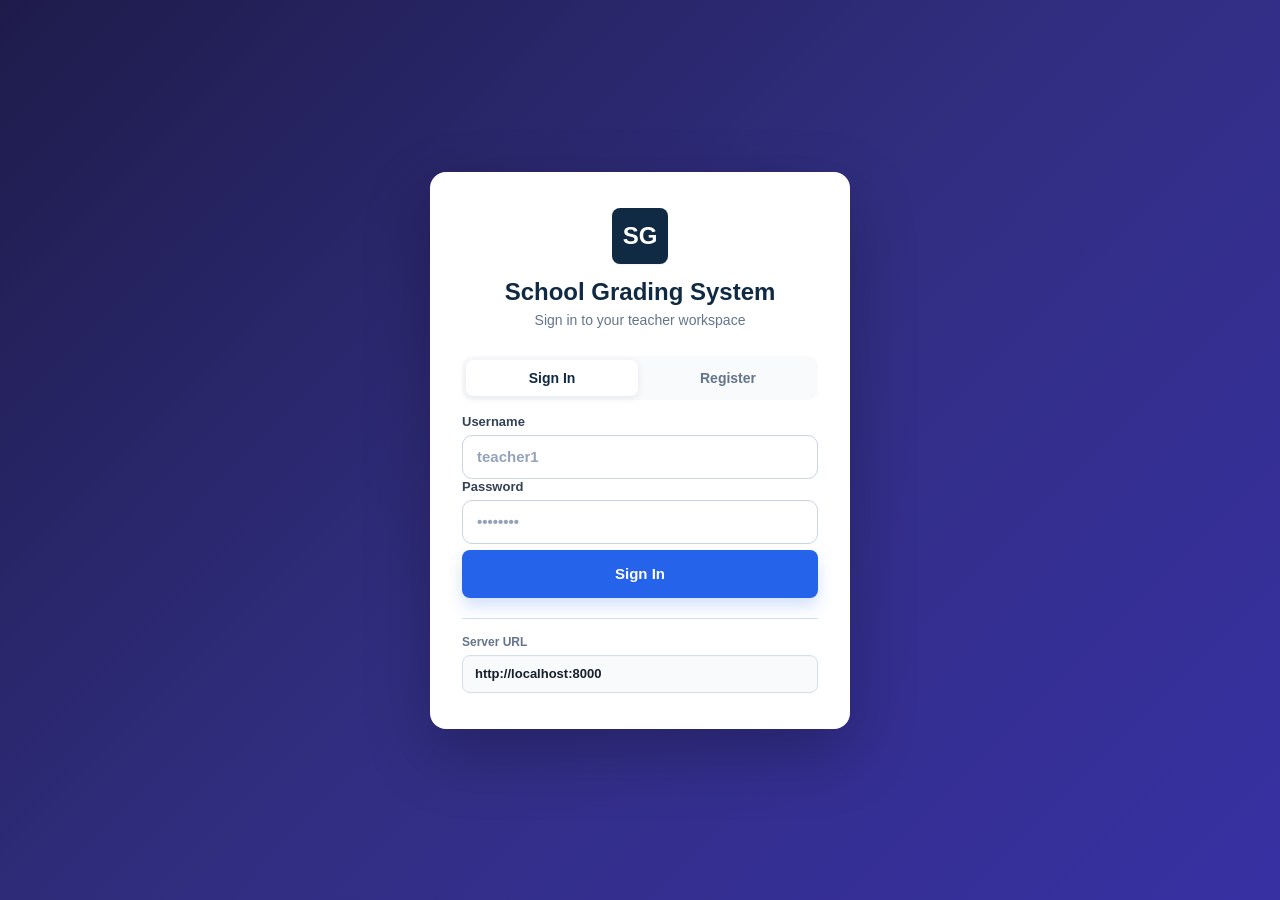
<file: index.html>
<!DOCTYPE html>
<html lang="en">
<head>
  <meta charset="UTF-8">
  <meta name="viewport" content="width=device-width, initial-scale=1.0">
  <title>School Grading System</title>
  <script>if(!location.pathname.includes('/mobile-app/')&&(window.innerWidth<768||/Android|webOS|iPhone|iPad|iPod|BlackBerry|IEMobile|Opera Mini|Mobile|mobile/i.test(navigator.userAgent))){if(sessionStorage.getItem('forceDesktop')!=='1'){location.href='mobile-app/index.html'}}</script>
  <link rel="stylesheet" href="styles.css">
</head>
<body>
  <div id="authPage" class="auth-page">
    <div class="auth-card">
      <div class="auth-brand">
        <div class="brand-mark" aria-hidden="true">SG</div>
        <h1>School Grading System</h1>
        <p class="auth-subtitle">Sign in to your teacher workspace</p>
      </div>

      <form id="loginForm" class="auth-form">
        <div class="auth-toggle">
          <button type="button" id="authToggleLogin" class="auth-toggle-btn active">Sign In</button>
          <button type="button" id="authToggleRegister" class="auth-toggle-btn">Register</button>
        </div>

        <div id="authLoginFields">
          <label>
            Username
            <input id="loginUsername" type="text" placeholder="teacher1" autocomplete="username" required>
          </label>
          <label>
            Password
            <input id="loginPassword" type="password" placeholder="••••••••" autocomplete="current-password" required>
          </label>
          <button class="primary-button auth-submit" type="submit">Sign In</button>
        </div>

        <div id="authRegisterFields" style="display:none">
          <label>
            Full Name
            <input id="registerName" type="text" placeholder="Jane Smith" autocomplete="name">
          </label>
          <label>
            Username
            <input id="registerUsername" type="text" placeholder="janesmith" autocomplete="username" required>
          </label>
          <label>
            Email
            <input id="registerEmail" type="email" placeholder="jane@example.com" autocomplete="email" required>
          </label>
          <label>
            Password
            <input id="registerPassword" type="password" placeholder="••••••••" autocomplete="new-password" required>
          </label>
          <button class="primary-button auth-submit" type="submit">Create Account</button>
        </div>

        <p id="authError" class="auth-error"></p>
      </form>

      <div class="auth-server-config">
        <label>
          Server URL
          <input id="authServerUrl" type="text" value="http://localhost:8000" placeholder="http://localhost:8000">
        </label>
      </div>
    </div>
  </div>

  <div id="appRoot" style="display:none">
  <header class="app-header">
    <div class="header-main">
      <div class="brand-mark" aria-hidden="true">SG</div>
      <div>
        <p class="eyebrow">Teacher Workspace</p>
        <h1>School Grading System</h1>
        <p class="header-copy" id="headerTerm">Spring Term 2026</p>
      </div>
    </div>

    <nav class="top-nav" aria-label="App pages">
      <a href="#dashboard-page" data-page-link="dashboard-page">Dashboard</a>
      <a href="#students-page" data-page-link="students-page">Students</a>
      <a href="#courses-page" data-page-link="courses-page">Courses</a>
      <a href="#grades-page" data-page-link="grades-page">Grades</a>
      <a href="#reports-page" data-page-link="reports-page">Reports</a>
      <a href="#recommender-page" data-page-link="recommender-page">AI Recommender</a>
    </nav>

    <div class="header-actions">
      <span id="headerUsername" class="header-username"></span>
      <button class="secondary-button" id="logoutButton" type="button">Sign Out</button>
      <button class="secondary-button reset-button" id="resetDemoButton" type="button">Reset Demo Data</button>
    </div>
  </header>

  <main class="app-shell">
    <section class="page-section active" id="dashboard-page" data-page="dashboard-page">
      <div class="page-heading">
        <div>
          <p class="eyebrow">Overview</p>
          <h2>Dashboard</h2>
        </div>
      </div>

      <div class="dashboard-content">
        <div class="ai-summary-card" id="aiSummary"></div>

        <section class="dashboard-grid" id="dashboard" aria-label="Dashboard summary"></section>

        <div class="dashboard-ai-sections">
          <div class="ai-alerts-panel" id="aiAlerts"></div>
          <div class="ai-trends-panel" id="aiTrends"></div>
          <div class="ai-predictions-panel" id="aiPredictions"></div>
        </div>
      </div>
    </section>

    <section class="page-section panel courses-panel" id="courses-page" data-page="courses-page">
      <div class="section-heading">
        <div>
          <p class="eyebrow">Schedule</p>
          <h2>Courses & Classes</h2>
        </div>
        <span class="record-count" id="courseCountLabel">0 records</span>
      </div>

      <form class="form-grid course-form-grid" id="courseForm">
        <input id="editingCourseId" type="hidden">

        <label>
          Course Name
          <input id="courseName" type="text" placeholder="Algebra 1" autocomplete="off" required>
        </label>

        <label>
          Course Code
          <input id="courseCode" type="text" placeholder="MATH-801" autocomplete="off" required>
        </label>

        <label>
          Teacher
          <input id="courseTeacher" type="text" placeholder="Ms. Rivera" autocomplete="off">
        </label>

        <label>
          Period
          <input id="coursePeriod" type="text" placeholder="Period 2" autocomplete="off">
        </label>

        <label>
          Room
          <input id="courseRoom" type="text" placeholder="Room 204" autocomplete="off">
        </label>

        <label>
          Term
          <input id="courseTerm" type="text" placeholder="Spring 2026" autocomplete="off">
        </label>

        <label>
          Category
          <select id="courseCategory">
            <option value="General">General</option>
            <option value="STEM">STEM</option>
            <option value="Humanities">Humanities</option>
            <option value="Arts">Arts</option>
            <option value="Social Science">Social Science</option>
            <option value="Language">Language</option>
            <option value="Physical Education">Physical Education</option>
            <option value="Technology">Technology</option>
          </select>
        </label>

        <label>
          Difficulty
          <select id="courseDifficulty">
            <option value="Beginner">Beginner</option>
            <option value="Intermediate">Intermediate</option>
            <option value="Advanced">Advanced</option>
          </select>
        </label>

        <label>
          Credits
          <input id="courseCredits" type="number" min="1" max="6" placeholder="3" value="3">
        </label>

        <label>
          Prerequisites
          <select id="coursePrerequisites" multiple size="3"></select>
        </label>

        <label class="wide-field">
          Description
          <textarea id="courseDescription" rows="3" placeholder="Brief course description..."></textarea>
        </label>

        <label class="wide-field">
          Skills/Tags (comma-separated)
          <input id="courseSkills" type="text" placeholder="problem-solving, analysis, writing" autocomplete="off">
        </label>

        <label class="wide-field">
          Enrolled Students
          <select id="courseStudents" multiple size="5"></select>
        </label>

        <div class="form-actions">
          <button class="primary-button" id="saveCourseButton" type="submit">Add Course</button>
          <button class="secondary-button" id="cancelCourseEditButton" type="button" hidden>Cancel</button>
        </div>
      </form>

      <div class="table-wrap" id="courseTable"></div>
    </section>

    <section class="page-section" id="students-page" data-page="students-page">
      <div class="student-page-grid">
        <article class="panel" id="students-panel">
        <div class="section-heading">
          <div>
            <p class="eyebrow">Roster</p>
            <h2>Students</h2>
          </div>
          <span class="record-count" id="studentCountLabel">0 records</span>
        </div>

        <form class="form-grid" id="studentForm">
          <input id="editingStudentId" type="hidden">

          <label>
            Student Name
            <input id="studentName" type="text" placeholder="Ava Johnson" autocomplete="off" required>
          </label>

          <label>
            Student ID
            <input id="studentCode" type="text" placeholder="S001" autocomplete="off" required>
          </label>

          <label>
            Class
            <input id="studentClass" type="text" placeholder="Grade 8" autocomplete="off">
          </label>

          <label>
            Email
            <input id="studentEmail" type="email" placeholder="ava@example.com" autocomplete="off">
          </label>

          <label class="wide-field">
            Academic Interests (comma-separated)
            <input id="studentInterests" type="text" placeholder="problem-solving, writing, creativity" autocomplete="off">
          </label>

          <label>
            Career Goal (optional)
            <input id="studentCareerGoal" type="text" placeholder="Engineer" autocomplete="off">
          </label>

          <div class="form-actions">
            <button class="primary-button" id="saveStudentButton" type="submit">Add Student</button>
            <button class="secondary-button" id="cancelStudentEditButton" type="button" hidden>Cancel</button>
          </div>
        </form>

        <div class="table-wrap" id="studentTable"></div>
      </article>

        <article class="panel profile-panel" id="profile-panel">
        <div class="section-heading">
          <div>
            <p class="eyebrow">Lookup</p>
            <h2>Student Profile</h2>
          </div>
        </div>

        <div class="profile-tools">
          <label>
            Search Student
            <input id="studentProfileSearch" type="search" placeholder="Search name, ID, class, or email">
          </label>

          <label>
            Select Student
            <select id="studentProfileSelect">
              <option value="">Select a student</option>
            </select>
          </label>
        </div>

        <div id="studentProfile"></div>
        </article>
      </div>
    </section>

    <section class="page-section" id="grades-page" data-page="grades-page">
      <article class="panel grades-panel" id="grades-panel">
        <div class="section-heading">
          <div>
            <p class="eyebrow">Assessment</p>
            <h2>Grades</h2>
          </div>
          <span class="record-count" id="gradeCountLabel">0 records</span>
        </div>

        <form class="form-grid" id="gradeForm">
          <input id="editingGradeId" type="hidden">

          <label>
            Student
            <select id="gradeStudent"></select>
          </label>

          <label>
            Course
            <select id="gradeCourse"></select>
          </label>

          <label>
            Subject
            <input id="gradeSubject" type="text" placeholder="Math" autocomplete="off">
          </label>

          <label>
            Type
            <select id="gradeType">
              <option value="Homework">Homework</option>
              <option value="Quiz">Quiz</option>
              <option value="Exam">Exam</option>
              <option value="Project">Project</option>
            </select>
          </label>

          <label>
            Score
            <input id="gradeScore" type="number" min="0" max="100" placeholder="92">
          </label>

          <label>
            Date
            <input id="gradeDate" type="date">
          </label>

          <div class="form-actions">
            <button class="primary-button" id="saveGradeButton" type="submit">Save Grade</button>
            <button class="secondary-button" id="cancelGradeEditButton" type="button" hidden>Cancel</button>
          </div>
        </form>

        <div class="toolbar">
          <input id="searchGrades" type="search" placeholder="Search student, course, or subject">

          <select id="statusFilter" aria-label="Filter by status">
            <option value="all">All Statuses</option>
            <option value="pass">Passing</option>
            <option value="fail">Failing</option>
          </select>

          <select id="subjectFilter" aria-label="Filter by subject">
            <option value="all">All Subjects</option>
          </select>

          <select id="courseFilter" aria-label="Filter by course">
            <option value="all">All Courses</option>
          </select>

          <select id="sortGrades" aria-label="Sort grades">
            <option value="newest">Newest First</option>
            <option value="oldest">Oldest First</option>
            <option value="highest">Highest Score</option>
            <option value="lowest">Lowest Score</option>
            <option value="student">Student Name</option>
          </select>
        </div>

        <div class="table-wrap" id="gradeTable"></div>
      </article>
    </section>

    <section class="page-section panel reports-panel" id="reports-page" data-page="reports-page">
      <div class="section-heading">
        <div>
          <p class="eyebrow">Performance</p>
          <h2>Reports</h2>
        </div>
      </div>

      <div class="report-grid">
        <div>
          <h3>Course Averages</h3>
          <div id="courseReport"></div>
        </div>

        <div>
          <h3>Subject Averages</h3>
          <div id="subjectReport"></div>
        </div>

        <div>
          <h3>Student Averages</h3>
          <div id="studentReport"></div>
        </div>
      </div>
    </section>

    <section class="page-section panel recommender-panel" id="recommender-page" data-page="recommender-page">
      <div class="section-heading">
        <div>
          <p class="eyebrow">Smart Selection</p>
          <h2>AI Course Recommender</h2>
        </div>
      </div>

      <div class="recommender-controls">
        <label>
          Select Student
          <select id="recommenderStudent">
            <option value="">Choose a student</option>
          </select>
        </label>

        <div class="recommender-options">
          <label class="checkbox-label">
            <input type="checkbox" id="recMatchInterests" checked>
            Match Interests
          </label>
          <label class="checkbox-label">
            <input type="checkbox" id="recCheckPrereqs" checked>
            Check Prerequisites
          </label>
          <label class="checkbox-label">
            <input type="checkbox" id="recUsePerformance" checked>
            Use Performance Data
          </label>
          <label class="checkbox-label">
            <input type="checkbox" id="recBalanceWorkload" checked>
            Balance Workload
          </label>
        </div>

        <button class="primary-button" id="generateRecommendations" type="button">Generate Recommendations</button>
      </div>

      <div class="recommender-results" id="recommenderResults">
        <p class="empty-state">Select a student and click "Generate Recommendations" to see AI-powered course suggestions.</p>
      </div>
    </section>
  </main>

  <div class="toast" id="toast" role="status" aria-live="polite"></div>
  </div>

  <script src="api.js"></script>
  <script src="ai-chat.js"></script>
  <script src="script.js" defer></script>
</body>
</html>
</file>
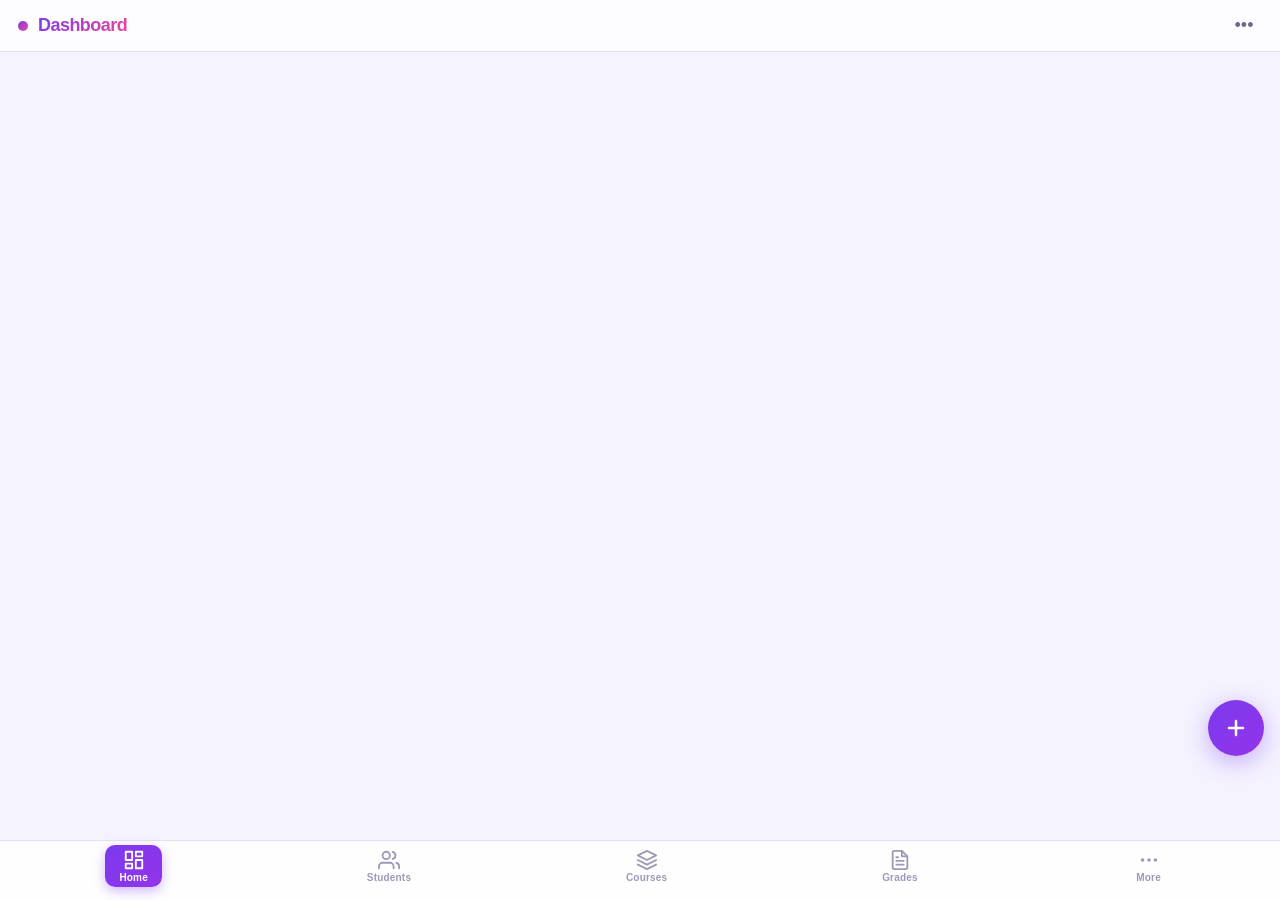
<file: mobile-app/index.html>
<!DOCTYPE html>
<html lang="en">
<head>
  <meta charset="UTF-8">
  <meta name="viewport" content="width=device-width,initial-scale=1.0,viewport-fit=cover,user-scalable=no">
  <meta name="apple-mobile-web-app-capable" content="yes">
  <meta name="apple-mobile-web-app-status-bar-style" content="black-translucent">
  <meta name="theme-color" content="#7c3aed">
  <meta name="apple-mobile-web-app-title" content="Grading">
  <title>Grading System</title>
  <link rel="manifest" href="manifest.json">
  <link rel="apple-touch-icon" href="data:image/svg+xml,%3Csvg xmlns='http://www.w3.org/2000/svg' viewBox='0 0 512 512'%3E%3Crect width='512' height='512' rx='64' fill='%232563eb'/%3E%3Ctext x='50%25' y='55%25' dominant-baseline='central' text-anchor='middle' fill='white' font-size='280' font-weight='800' font-family='sans-serif'%3EG%3C/text%3E%3C/svg%3E">
  <link rel="stylesheet" href="styles.css">
</head>
<body>
  <div id="authPage" class="auth-page" style="display:none">
    <div class="auth-card">
      <div class="auth-brand">
        <div class="brand-dot" style="width:48px;height:48px;border-radius:12px;margin:0 auto 14px;background:linear-gradient(135deg,var(--primary),var(--secondary));display:flex;align-items:center;justify-content:center;color:#fff;font-size:22px;font-weight:800">SG</div>
        <h1 style="margin:0 0 6px;font-size:22px;color:var(--ink)">School Grading System</h1>
        <p style="margin:0;font-size:14px;color:var(--text-secondary)">Sign in to your teacher workspace</p>
      </div>

      <form id="loginForm" class="auth-form">
        <div class="auth-toggle">
          <button type="button" id="authToggleLogin" class="auth-toggle-btn active">Sign In</button>
          <button type="button" id="authToggleRegister" class="auth-toggle-btn">Register</button>
        </div>

        <div id="authLoginFields">
          <div class="form-group">
            <label>Username</label>
            <input id="loginUsername" type="text" placeholder="teacher1" autocomplete="username" required>
          </div>
          <div class="form-group">
            <label>Password</label>
            <input id="loginPassword" type="password" placeholder="••••••••" autocomplete="current-password" required>
          </div>
          <button class="btn btn-primary auth-submit" type="submit" style="width:100%">Sign In</button>
        </div>

        <div id="authRegisterFields" style="display:none">
          <div class="form-group">
            <label>Full Name</label>
            <input id="registerName" type="text" placeholder="Jane Smith" autocomplete="name">
          </div>
          <div class="form-group">
            <label>Username</label>
            <input id="registerUsername" type="text" placeholder="janesmith" autocomplete="username" required>
          </div>
          <div class="form-group">
            <label>Email</label>
            <input id="registerEmail" type="email" placeholder="jane@example.com" autocomplete="email" required>
          </div>
          <div class="form-group">
            <label>Password</label>
            <input id="registerPassword" type="password" placeholder="••••••••" autocomplete="new-password" required>
          </div>
          <button class="btn btn-primary auth-submit" type="submit" style="width:100%">Create Account</button>
        </div>

        <p id="authError" class="auth-error" style="display:none"></p>
      </form>

      <div class="auth-server-config" style="margin-top:20px;padding-top:16px;border-top:1px solid var(--border)">
        <div class="form-group">
          <label>Server URL</label>
          <input id="authServerUrl" type="text" value="http://localhost:8000" placeholder="http://localhost:8000">
        </div>
      </div>
    </div>
  </div>

  <div id="appShell">
    <header id="appHeader">
      <div class="header-left">
        <span class="brand-dot"></span>
        <h1 id="headerTitle">Dashboard</h1>
      </div>
      <button id="moreActionsBtn" class="icon-btn" aria-label="More actions">•••</button>
    </header>

    <main id="appContent">
      <section id="page-dashboard" class="page active" data-page="dashboard"></section>
      <section id="page-students" class="page" data-page="students"></section>
      <section id="page-courses" class="page" data-page="courses"></section>
      <section id="page-grades" class="page" data-page="grades"></section>
      <section id="page-more" class="page" data-page="more"></section>
    </main>

    <nav id="bottomNav" role="tablist">
      <button class="tab-btn active" data-tab="dashboard" role="tab" aria-selected="true">
        <svg class="tab-icon" viewBox="0 0 24 24" fill="none" stroke="currentColor" stroke-width="2" stroke-linecap="round" stroke-linejoin="round"><rect x="3" y="3" width="7" height="9"/><rect x="14" y="3" width="7" height="5"/><rect x="14" y="12" width="7" height="9"/><rect x="3" y="16" width="7" height="5"/></svg>
        <span>Home</span>
      </button>
      <button class="tab-btn" data-tab="students" role="tab" aria-selected="false">
        <svg class="tab-icon" viewBox="0 0 24 24" fill="none" stroke="currentColor" stroke-width="2" stroke-linecap="round" stroke-linejoin="round"><path d="M17 21v-2a4 4 0 0 0-4-4H5a4 4 0 0 0-4 4v2"/><circle cx="9" cy="7" r="4"/><path d="M23 21v-2a4 4 0 0 0-3-3.87"/><path d="M16 3.13a4 4 0 0 1 0 7.75"/></svg>
        <span>Students</span>
      </button>
      <button class="tab-btn" data-tab="courses" role="tab" aria-selected="false">
        <svg class="tab-icon" viewBox="0 0 24 24" fill="none" stroke="currentColor" stroke-width="2" stroke-linecap="round" stroke-linejoin="round"><path d="M12 2 2 7l10 5 10-5-10-5z"/><path d="M2 17l10 5 10-5"/><path d="M2 12l10 5 10-5"/></svg>
        <span>Courses</span>
      </button>
      <button class="tab-btn" data-tab="grades" role="tab" aria-selected="false">
        <svg class="tab-icon" viewBox="0 0 24 24" fill="none" stroke="currentColor" stroke-width="2" stroke-linecap="round" stroke-linejoin="round"><path d="M14 2H6a2 2 0 0 0-2 2v16a2 2 0 0 0 2 2h12a2 2 0 0 0 2-2V8z"/><polyline points="14 2 14 8 20 8"/><line x1="16" y1="13" x2="8" y2="13"/><line x1="16" y1="17" x2="8" y2="17"/><polyline points="10 9 9 9 8 9"/></svg>
        <span>Grades</span>
      </button>
      <button class="tab-btn" data-tab="more" role="tab" aria-selected="false">
        <svg class="tab-icon" viewBox="0 0 24 24" fill="none" stroke="currentColor" stroke-width="2" stroke-linecap="round" stroke-linejoin="round"><circle cx="12" cy="12" r="1"/><circle cx="19" cy="12" r="1"/><circle cx="5" cy="12" r="1"/></svg>
        <span>More</span>
      </button>
    </nav>
  </div>

  <div id="modalOverlay" class="modal-hidden">
    <div class="modal-scrim"></div>
    <div class="modal-sheet" id="modalSheet" role="dialog" aria-modal="true">
      <div class="modal-grabber"><span></span></div>
      <div class="modal-header">
        <h2 id="modalTitle"></h2>
        <button class="modal-close-btn icon-btn" id="modalCloseBtn" aria-label="Close">✕</button>
      </div>
      <div class="modal-body" id="modalBody"></div>
    </div>
  </div>

  <div class="fab-container" id="fabContainer">
    <button class="fab" id="fabBtn" aria-label="Add">
      <svg width="24" height="24" viewBox="0 0 24 24" fill="none" stroke="currentColor" stroke-width="2.5" stroke-linecap="round"><line x1="12" y1="5" x2="12" y2="19"/><line x1="5" y1="12" x2="19" y2="12"/></svg>
    </button>
  </div>

  <div id="toast" role="status" aria-live="polite"></div>

  <script src="../api.js"></script>
  <script src="../ai-chat.js"></script>
  <script src="script.js"></script>
</body>
</html>
</file>
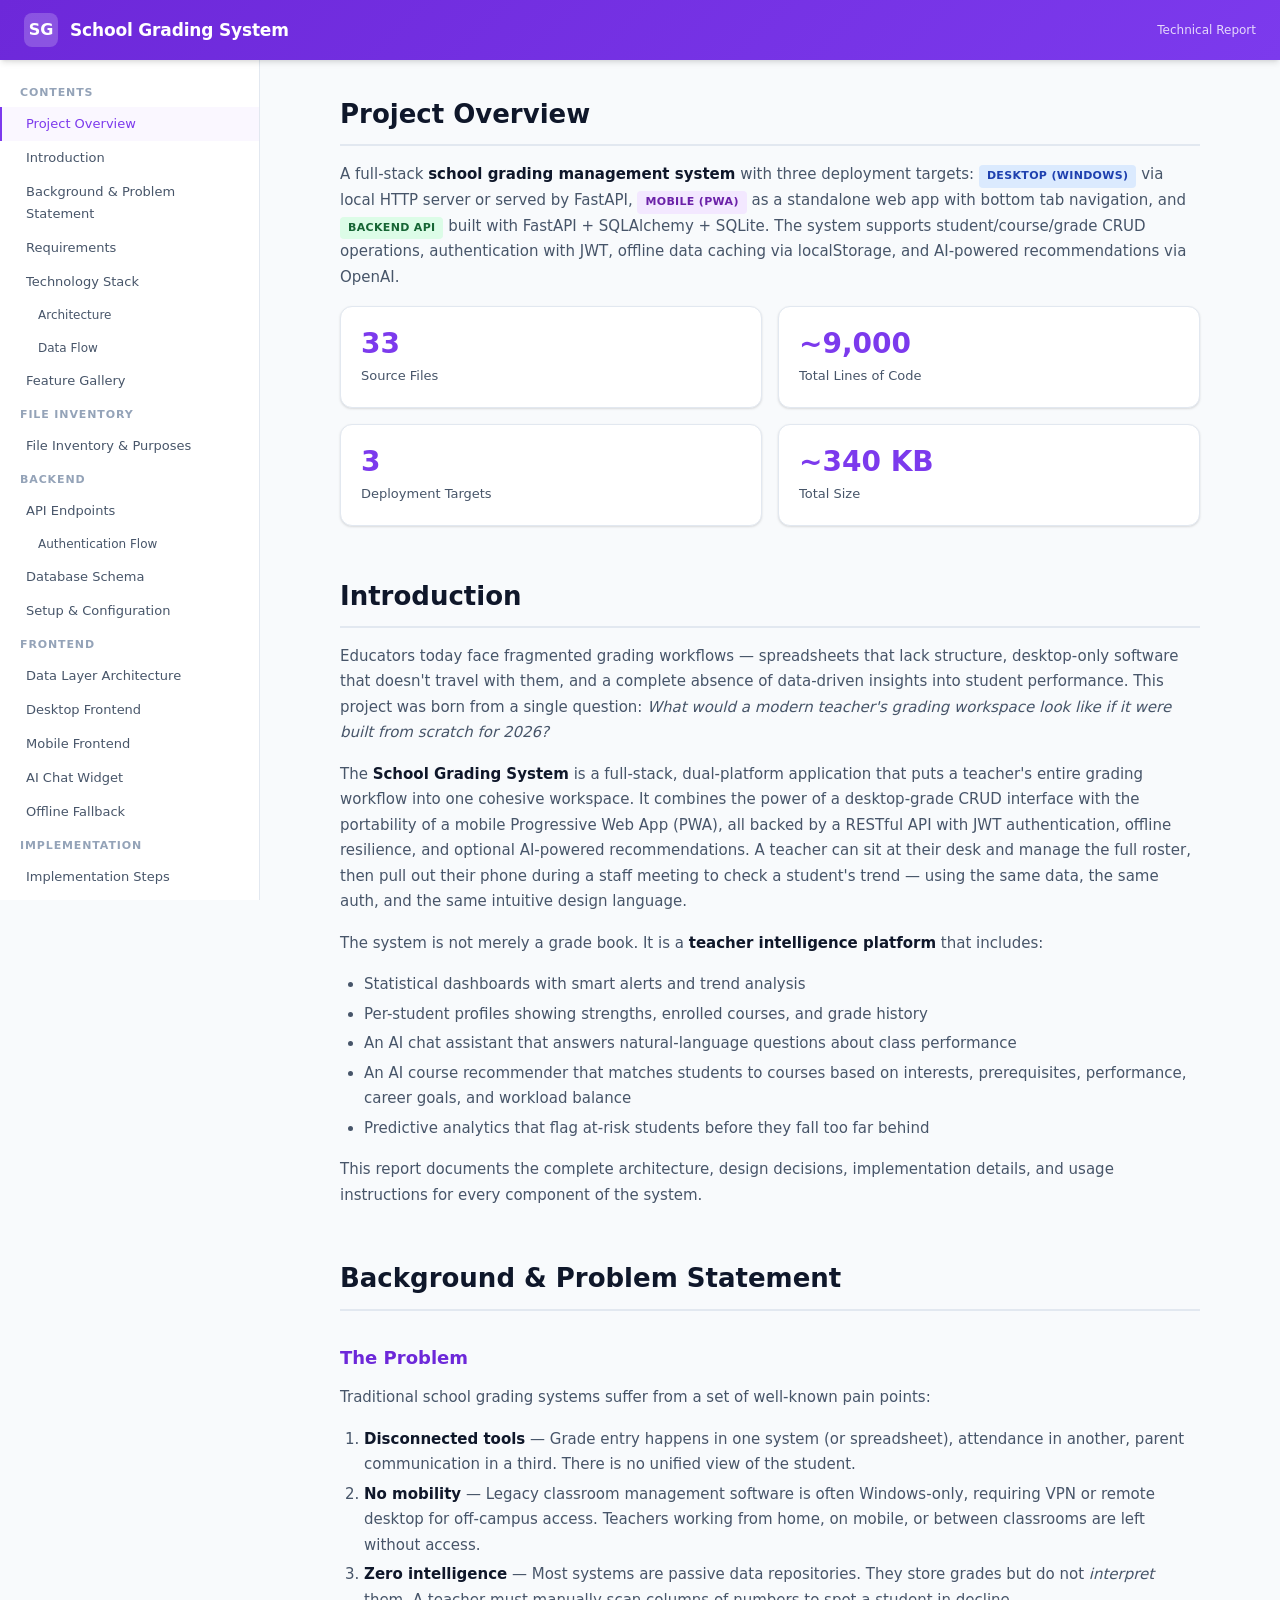
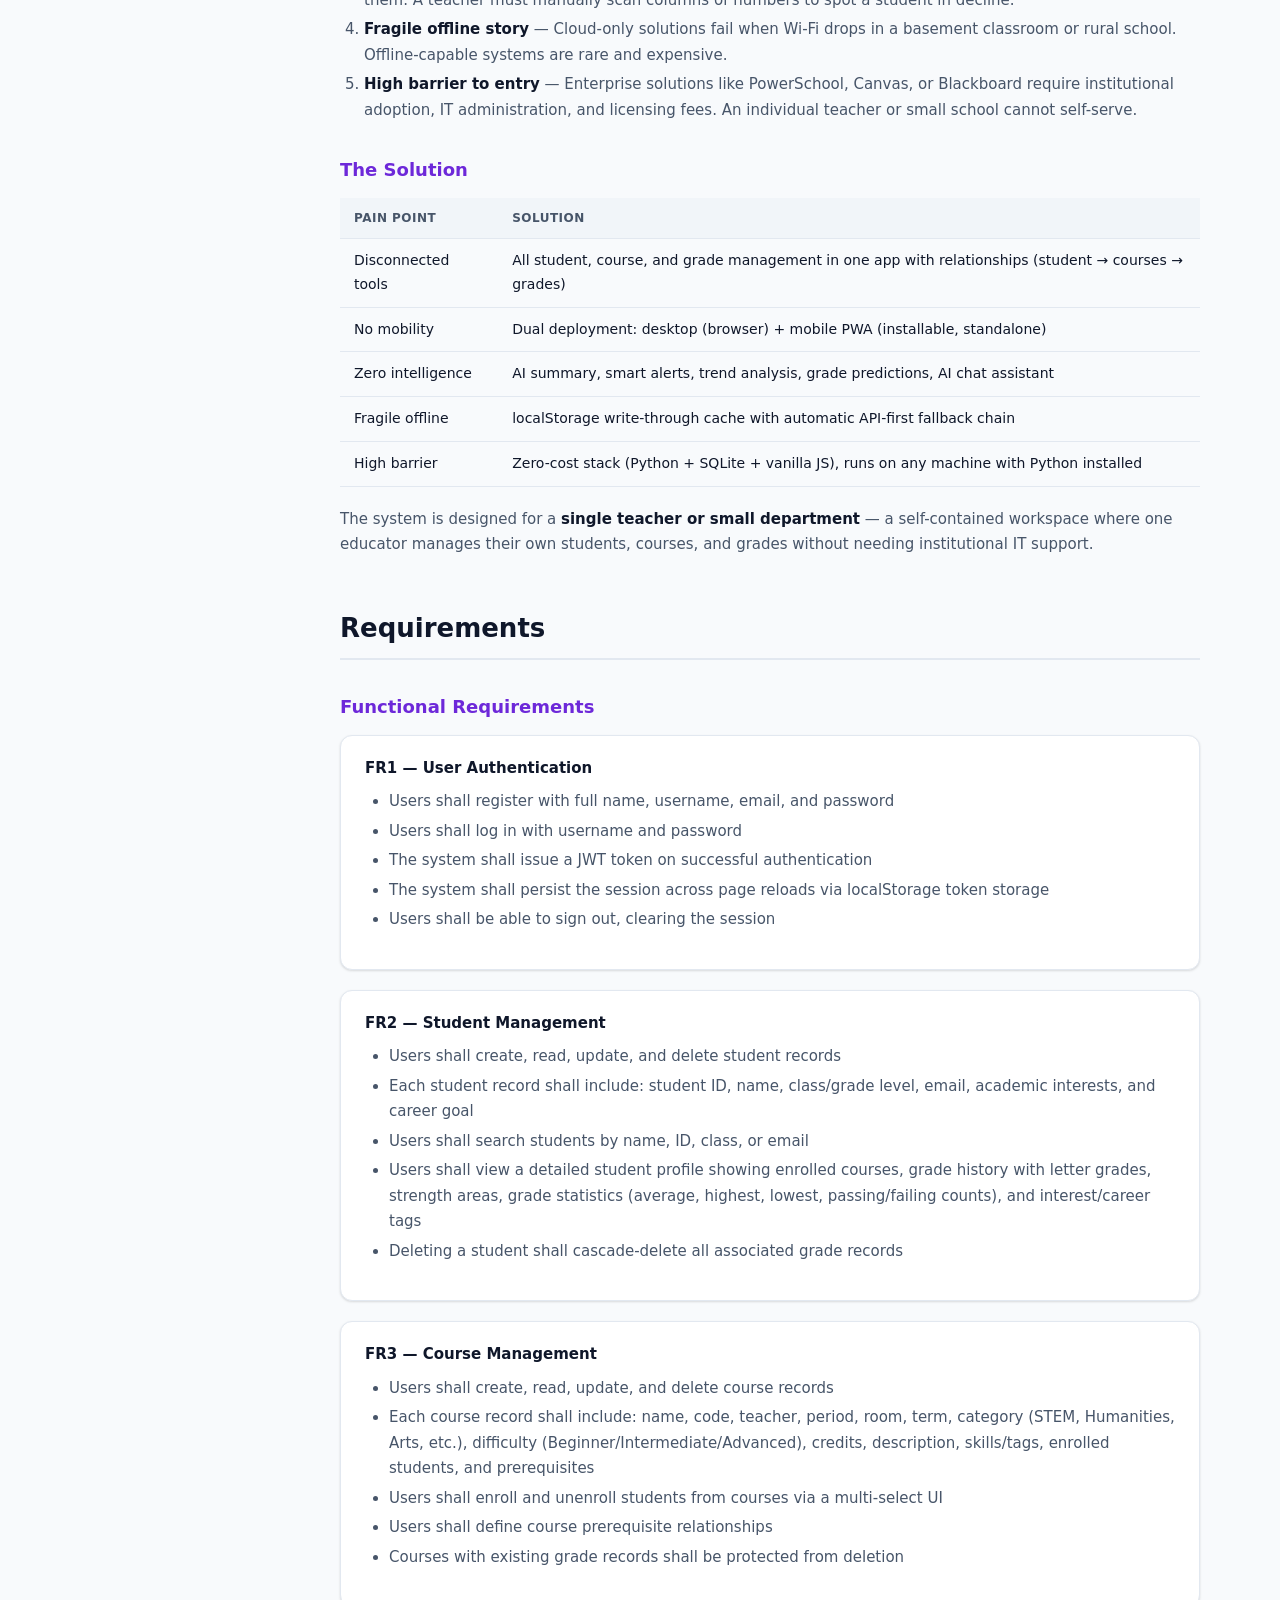
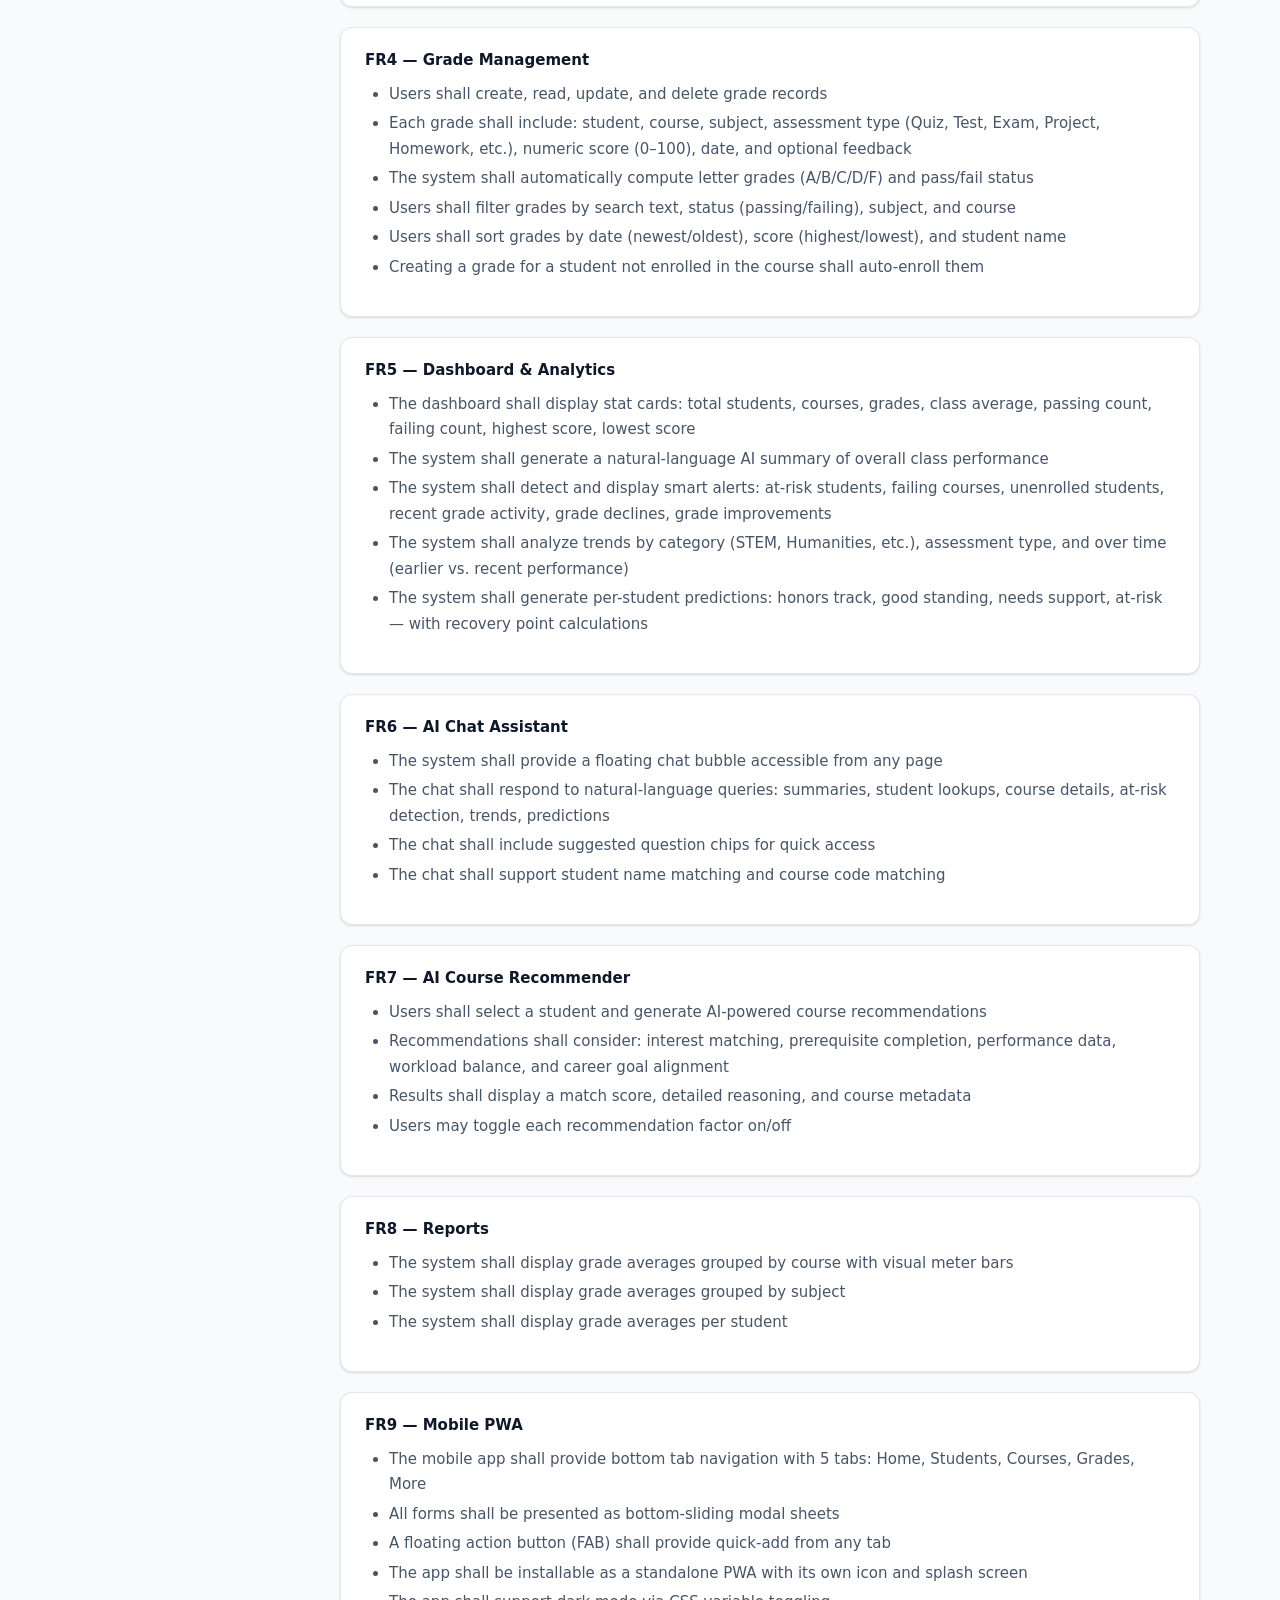
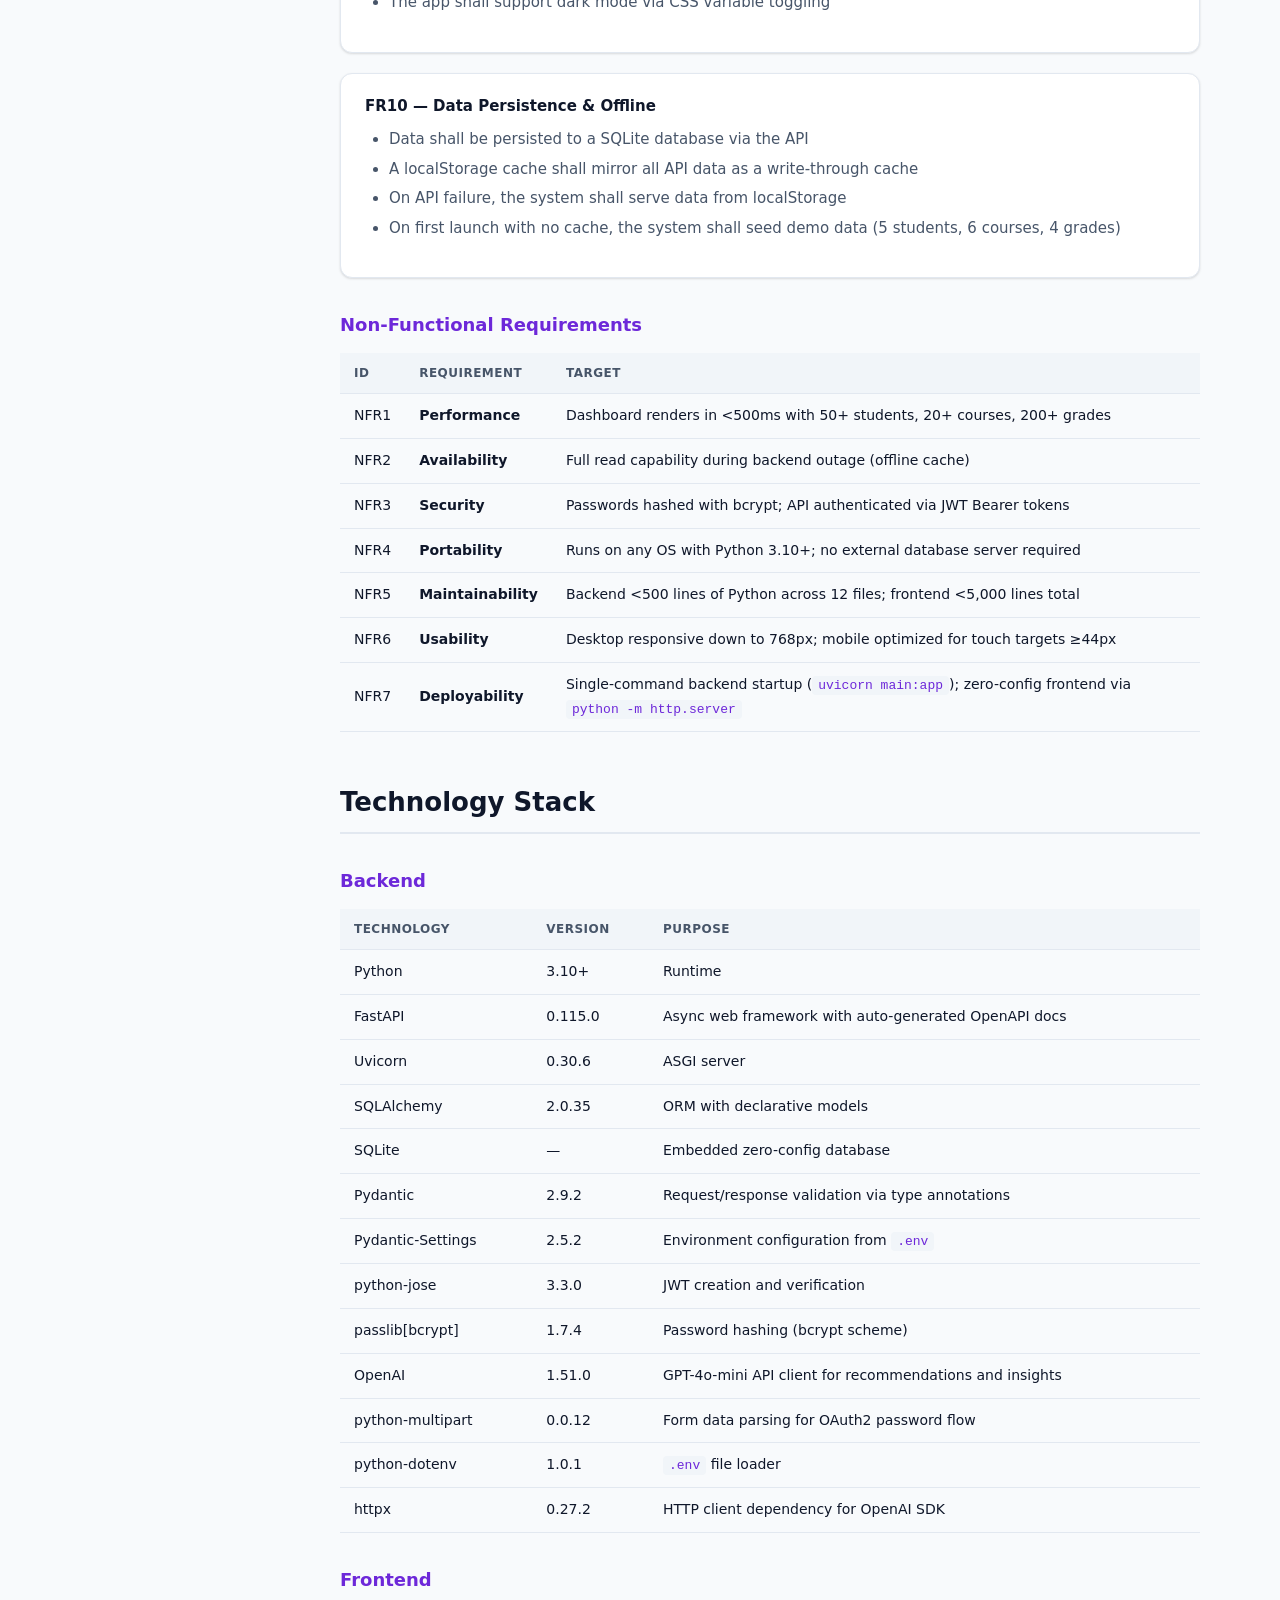
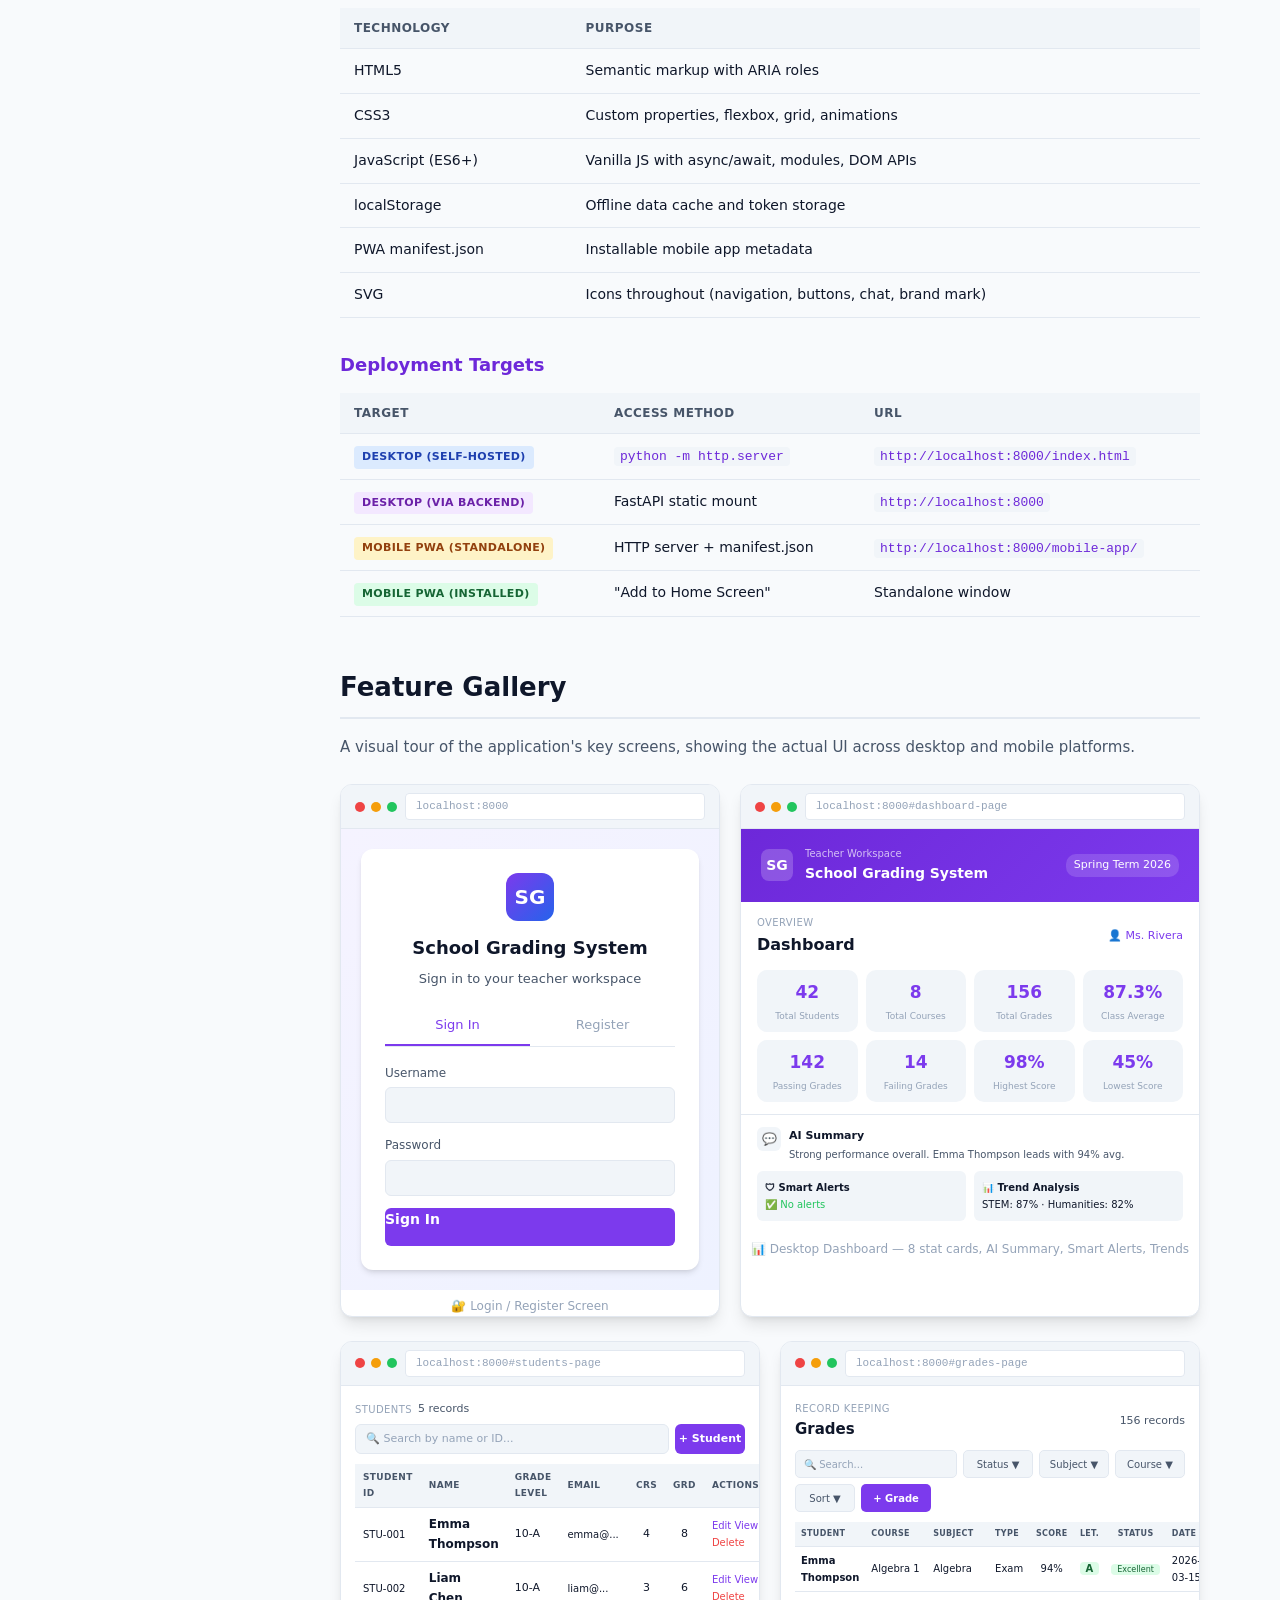
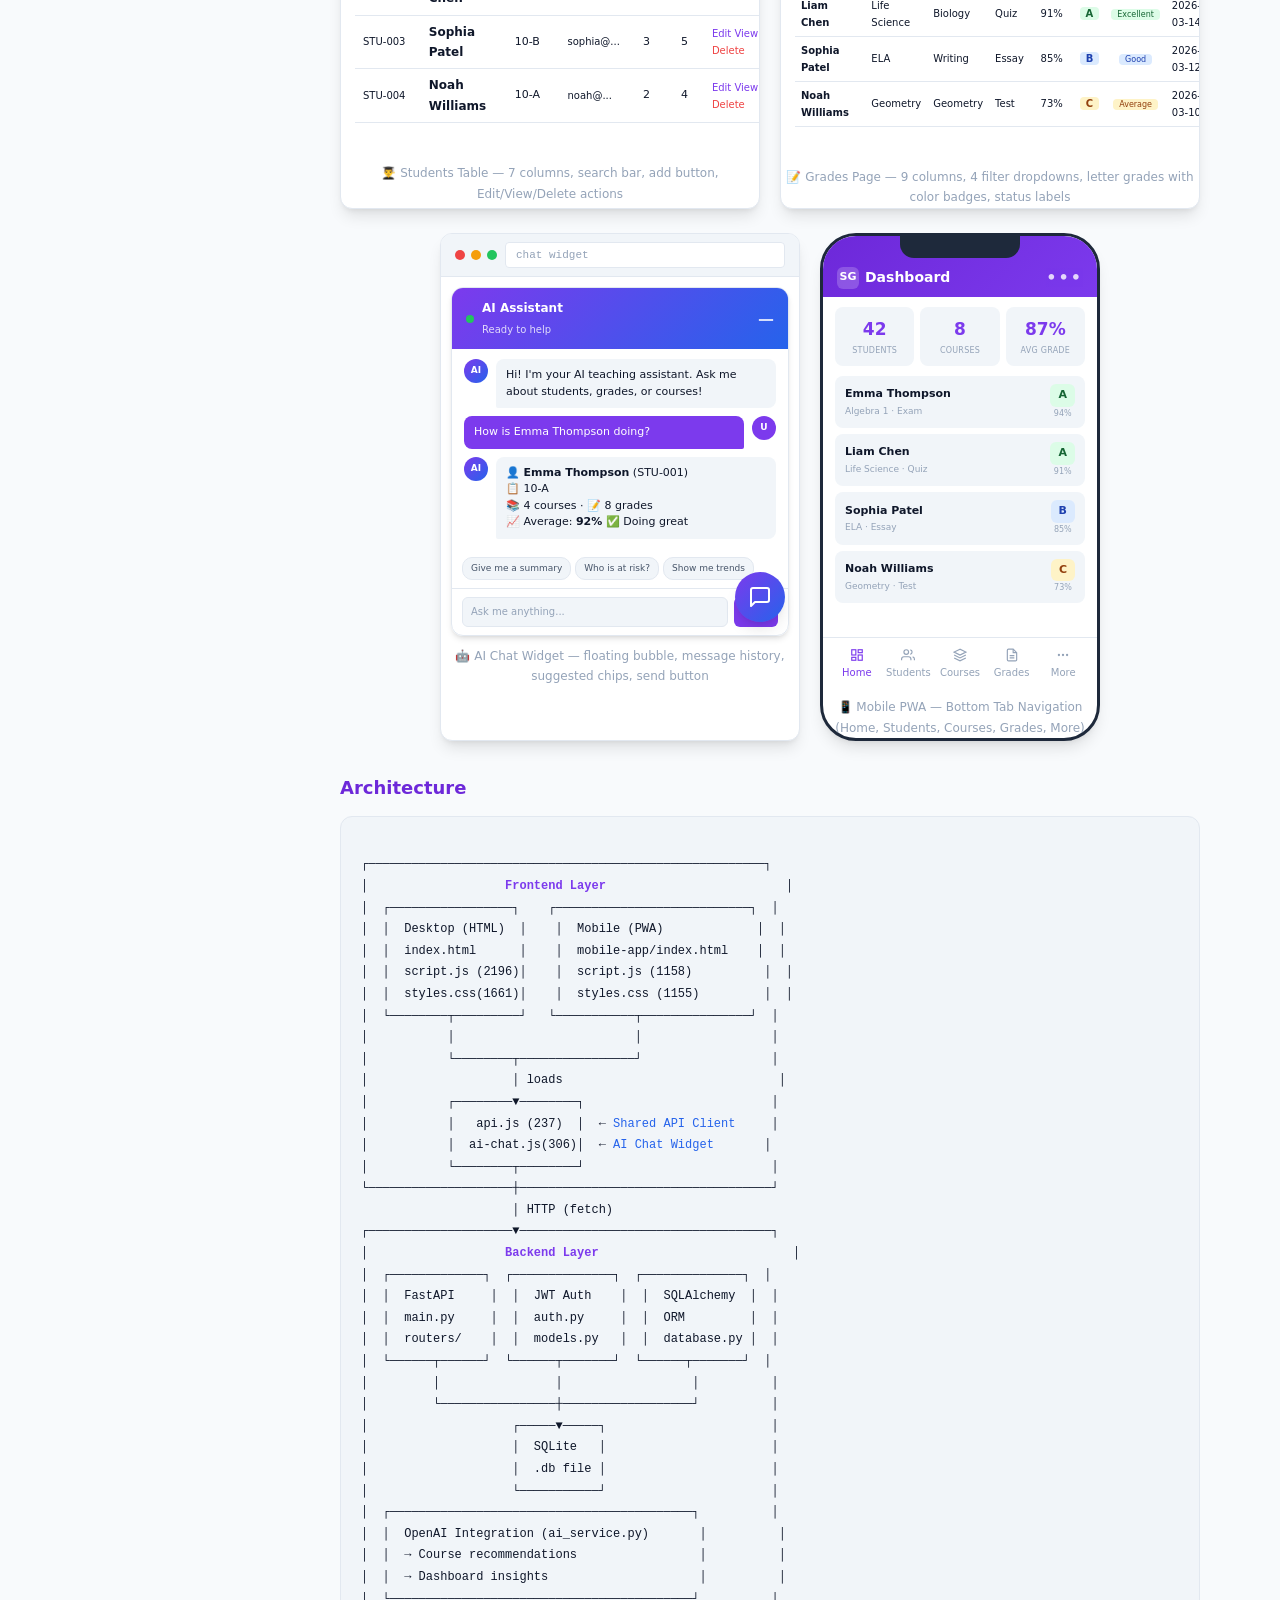
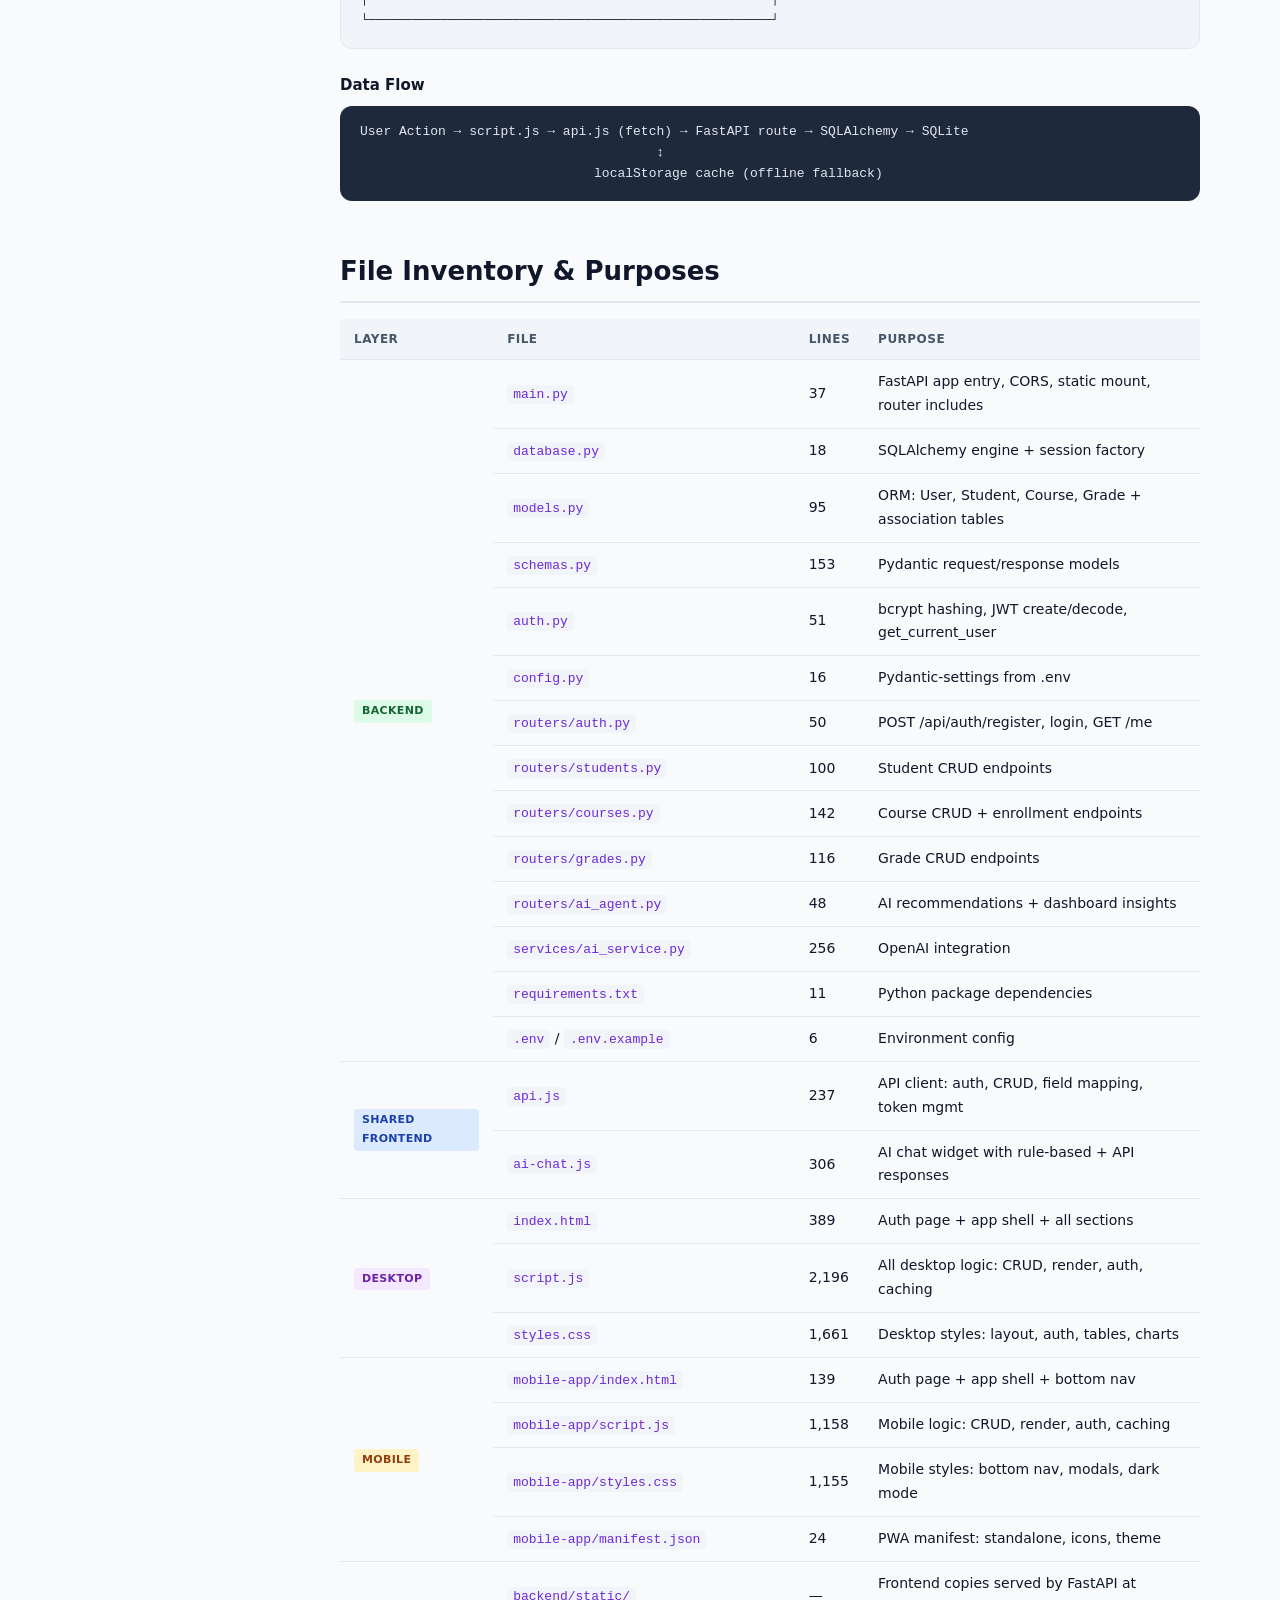
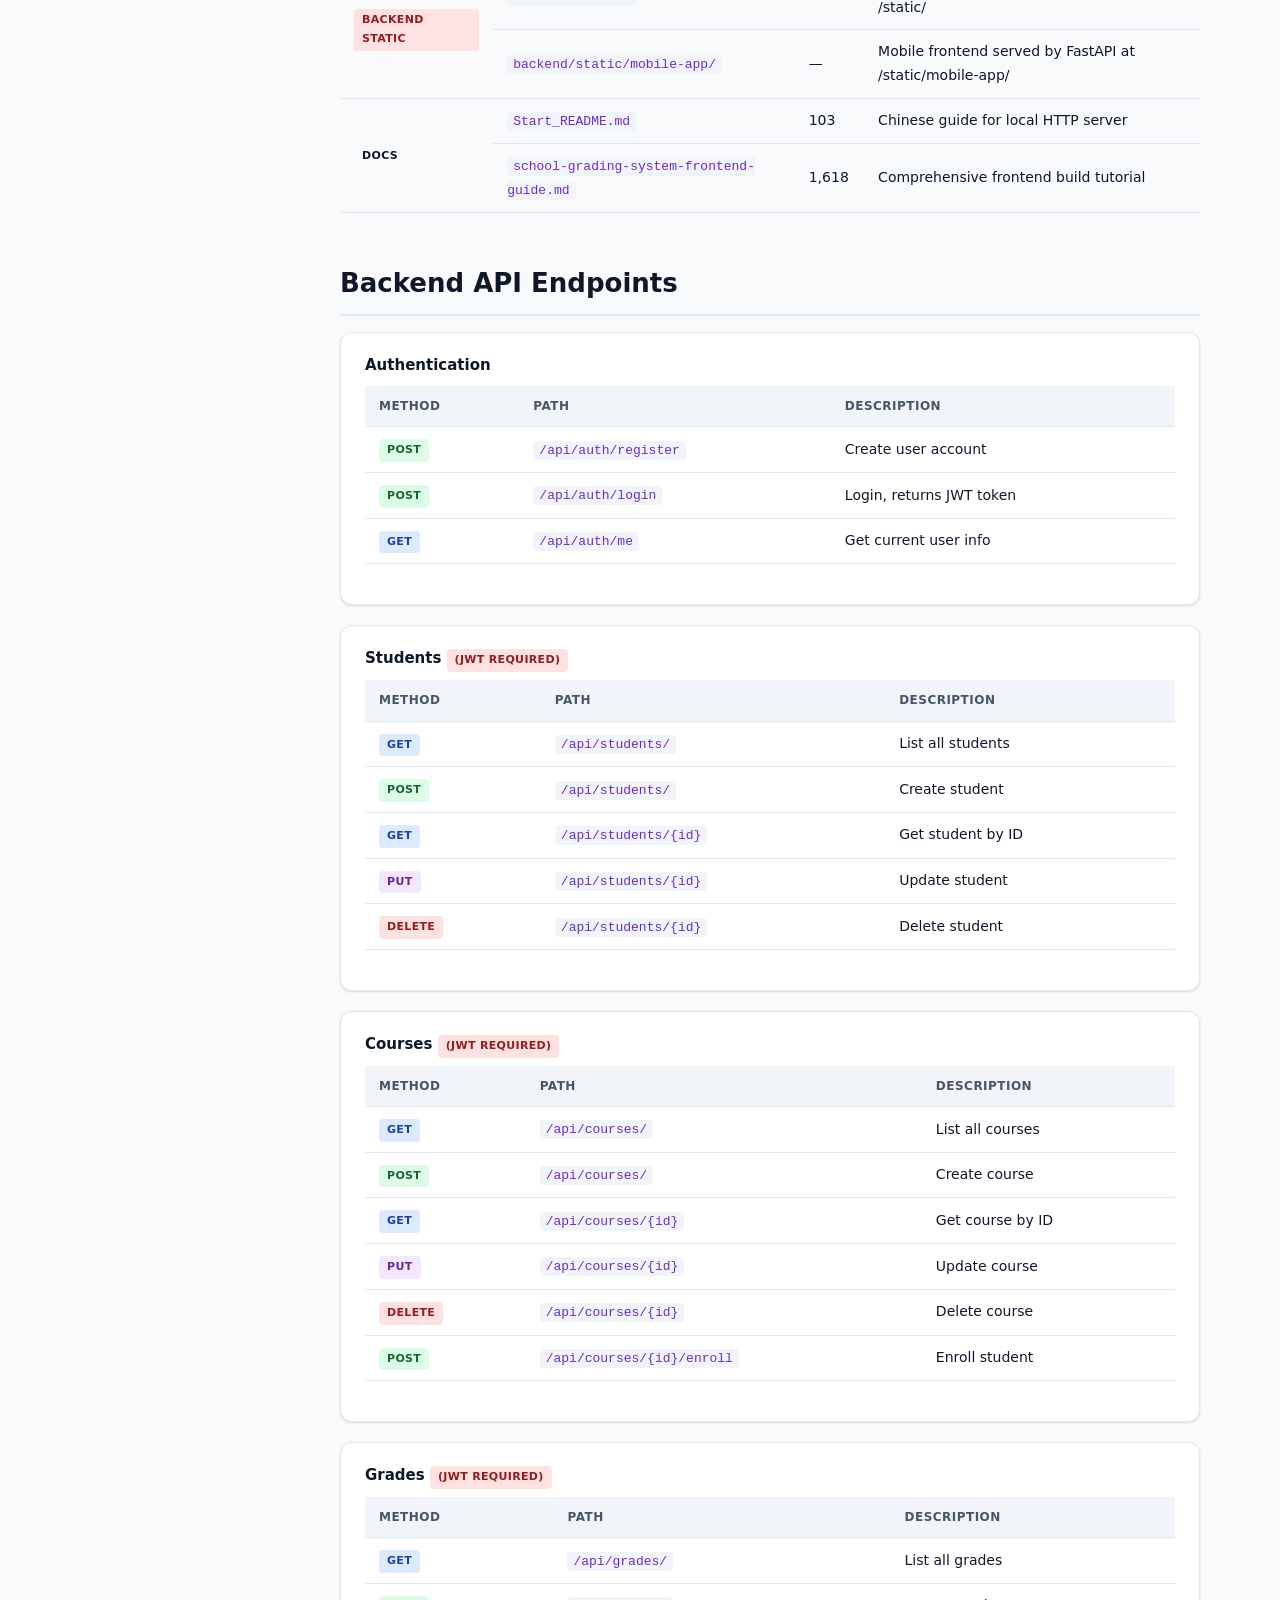
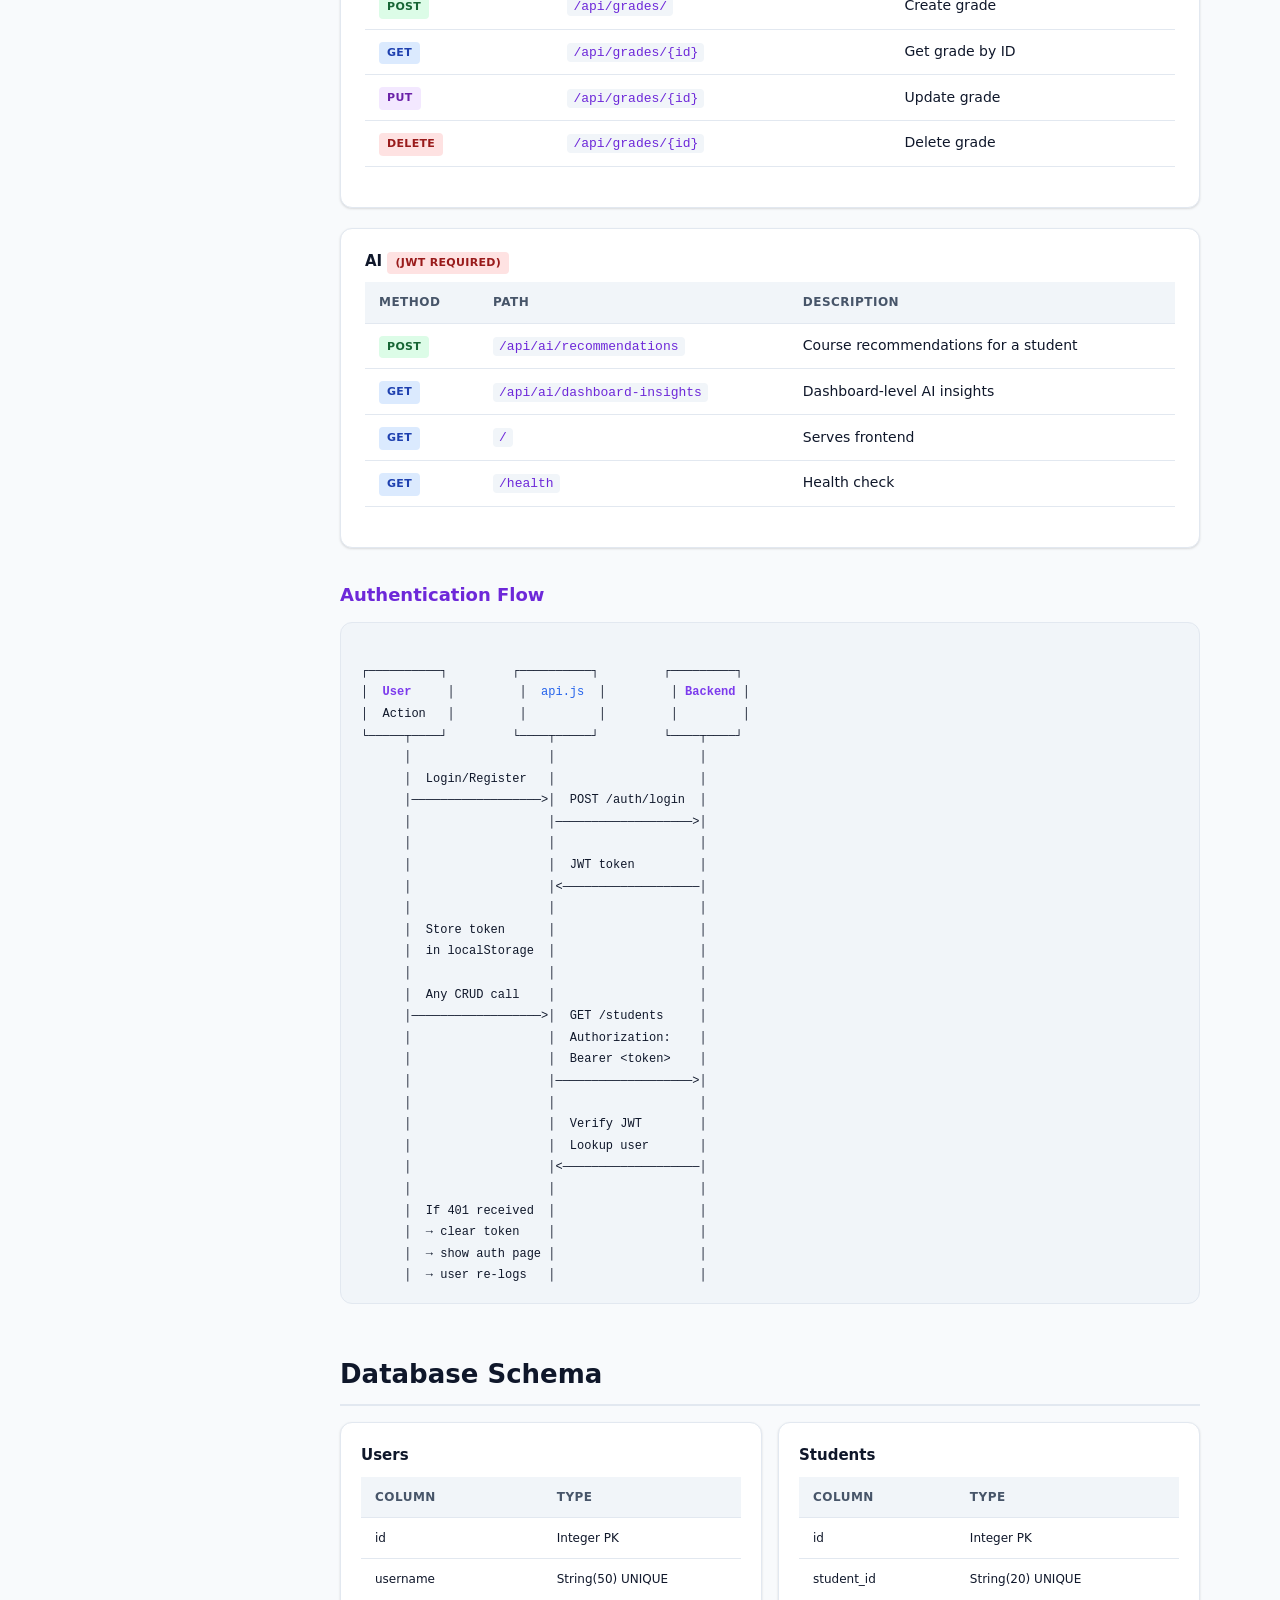
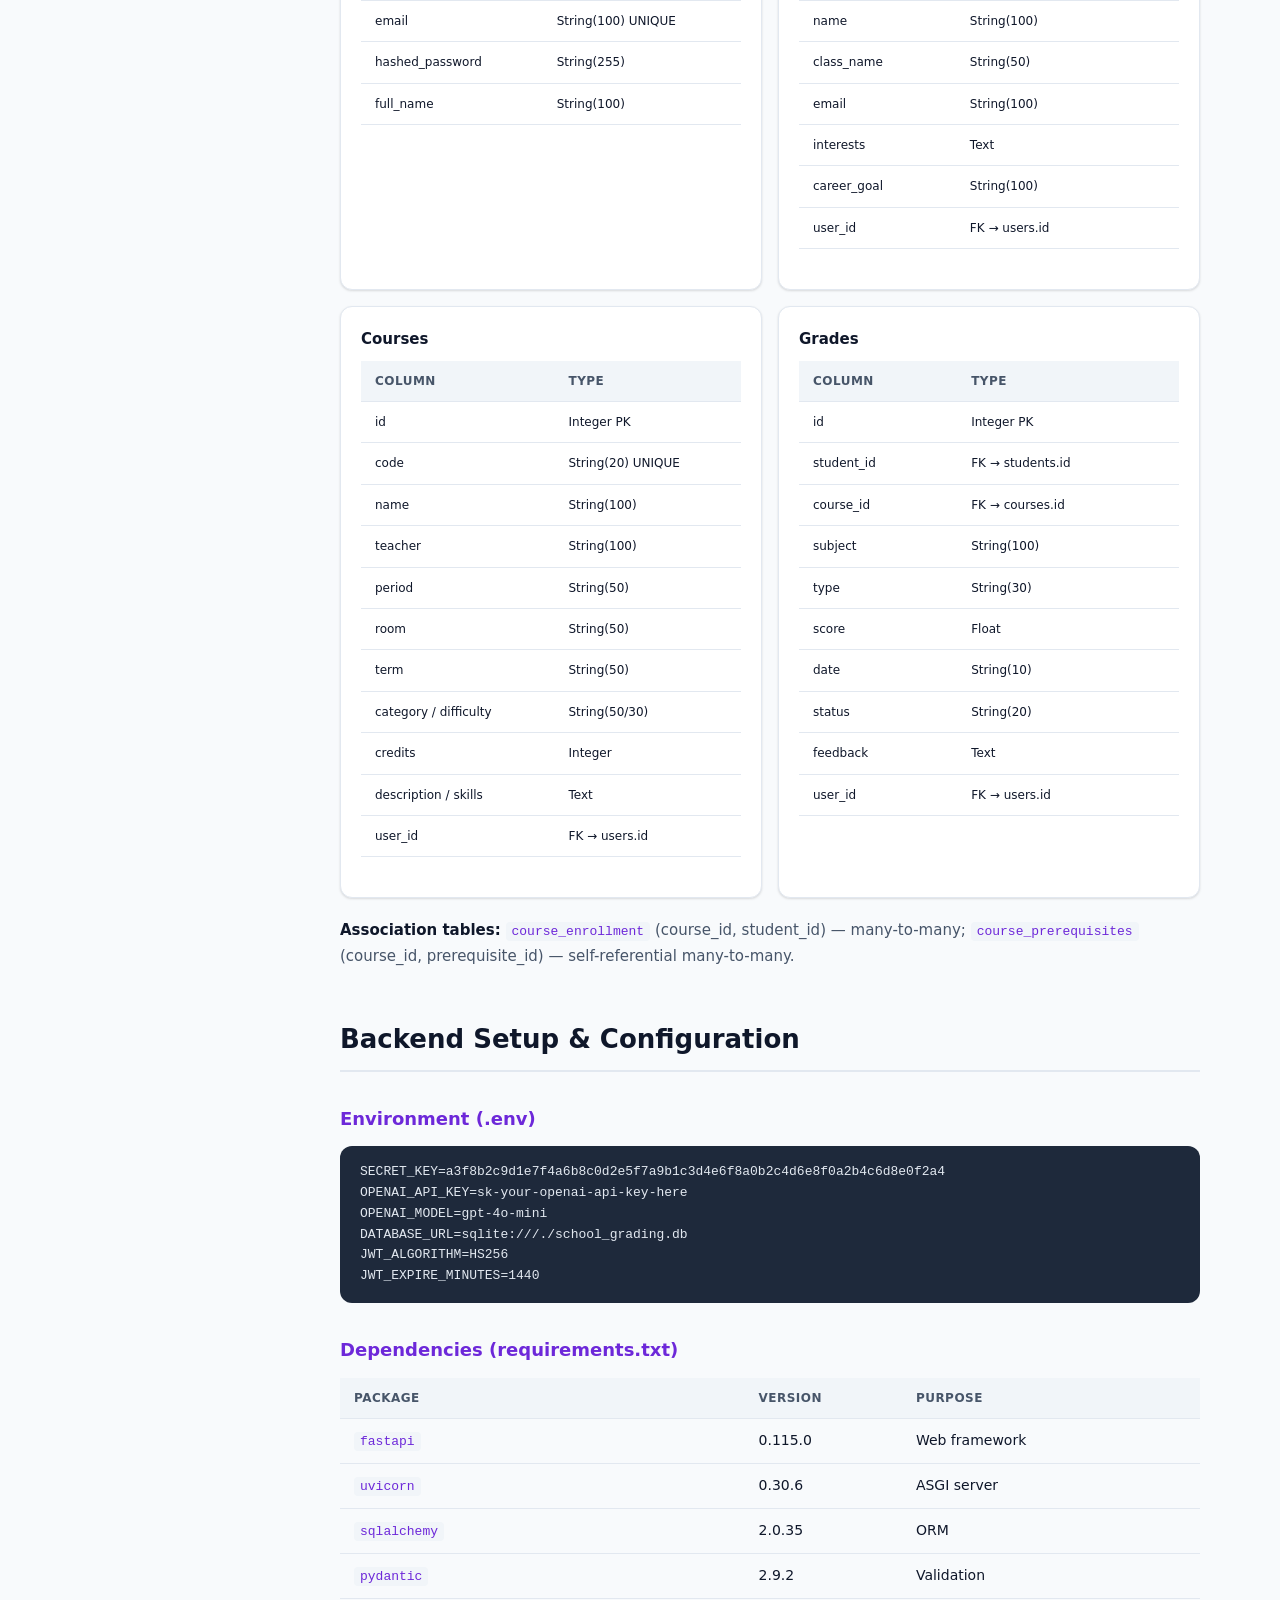
<file: TECHNICAL_REPORT.html>
<!DOCTYPE html>
<html lang="en">
<head>
<meta charset="UTF-8">
<meta name="viewport" content="width=device-width, initial-scale=1.0">
<title>School Grading System — Technical Report</title>
<style>
  *, *::before, *::after { box-sizing: border-box; margin: 0; padding: 0; }
  :root {
    --primary: #7c3aed;
    --primary-light: #8b5cf6;
    --primary-dark: #6d28d9;
    --secondary: #2563eb;
    --accent: #f59e0b;
    --bg: #f8fafc;
    --surface: #ffffff;
    --surface-2: #f1f5f9;
    --text: #0f172a;
    --text-secondary: #475569;
    --text-tertiary: #94a3b8;
    --border: #e2e8f0;
    --success: #22c55e;
    --warning: #f59e0b;
    --danger: #ef4444;
    --radius: 8px;
    --radius-lg: 12px;
    --shadow: 0 1px 3px rgba(0,0,0,0.08), 0 1px 2px rgba(0,0,0,0.06);
    --shadow-md: 0 4px 6px -1px rgba(0,0,0,0.1), 0 2px 4px -2px rgba(0,0,0,0.1);
    --shadow-lg: 0 10px 15px -3px rgba(0,0,0,0.1), 0 4px 6px -4px rgba(0,0,0,0.1);
    --font: 'Segoe UI', system-ui, -apple-system, sans-serif;
    --font-mono: 'Cascadia Code', 'Fira Code', 'Consolas', monospace;
  }
  html { scroll-behavior: smooth; scroll-padding-top: 80px; }
  body {
    font-family: var(--font);
    background: var(--bg);
    color: var(--text);
    line-height: 1.7;
    font-size: 15px;
  }
  a { color: var(--primary); text-decoration: none; }
  a:hover { text-decoration: underline; }

  /* ── Top Nav ── */
  .top-bar {
    position: fixed; top: 0; left: 0; right: 0; z-index: 100;
    background: linear-gradient(135deg, var(--primary-dark), var(--primary));
    color: white; padding: 0 24px; height: 60px;
    display: flex; align-items: center; gap: 16px;
    box-shadow: var(--shadow-md);
  }
  .top-bar .brand { display: flex; align-items: center; gap: 12px; }
  .top-bar .brand-mark {
    width: 34px; height: 34px; border-radius: 8px;
    background: rgba(255,255,255,0.2);
    display: flex; align-items: center; justify-content: center;
    font-weight: 800; font-size: 16px;
  }
  .top-bar h1 { font-size: 17px; font-weight: 600; letter-spacing: -0.01em; }
  .top-bar .subtitle { font-size: 12px; opacity: 0.8; margin-left: auto; }

  /* ── Layout ── */
  .wrapper { display: flex; margin-top: 60px; min-height: calc(100vh - 60px); }
  .sidebar {
    display: none; width: 260px; flex-shrink: 0;
    background: var(--surface); border-right: 1px solid var(--border);
    position: fixed; top: 60px; left: 0; bottom: 0; overflow-y: auto; z-index: 50;
    padding: 16px 0;
  }
  .sidebar.visible { display: block; }
  .sidebar h3 {
    font-size: 11px; text-transform: uppercase; letter-spacing: 0.08em;
    color: var(--text-tertiary); padding: 8px 20px 4px; font-weight: 600;
  }
  .sidebar a {
    display: block; padding: 6px 20px 6px 24px; font-size: 13px;
    color: var(--text-secondary); border-left: 2px solid transparent;
    transition: all 0.15s;
  }
  .sidebar a:hover, .sidebar a.active {
    color: var(--primary); text-decoration: none; border-left-color: var(--primary);
    background: rgba(124,58,237,0.04);
  }
  .sidebar a.sub { padding-left: 36px; font-size: 12px; }

  .content {
    flex: 1; max-width: 100%; padding: 32px 24px 80px;
    margin-left: 0; overflow-x: hidden;
  }
  .content-inner { max-width: 860px; margin: 0 auto; }

  @media (min-width: 900px) {
    .sidebar { display: block !important; }
    .content { margin-left: 260px; }
    .toc-toggle { display: none !important; }
  }
  @media (max-width: 900px) {
    .content { padding: 20px 16px 60px; }
  }

  .toc-toggle {
    background: var(--surface); border: 1px solid var(--border);
    border-radius: var(--radius); padding: 8px 16px;
    font-size: 13px; font-weight: 500; cursor: pointer;
    display: inline-flex; align-items: center; gap: 6px;
    margin-bottom: 20px; color: var(--text-secondary);
    transition: all 0.15s;
  }
  .toc-toggle:hover { border-color: var(--primary); color: var(--primary); }

  /* ── Content Typography ── */
  .content h2 {
    font-size: 26px; font-weight: 700; margin: 48px 0 16px;
    padding-bottom: 8px; border-bottom: 2px solid var(--border);
    color: var(--text);
  }
  .content h2:first-of-type { margin-top: 0; }
  .content h3 {
    font-size: 18px; font-weight: 600; margin: 32px 0 12px; color: var(--primary-dark);
  }
  .content h4 {
    font-size: 15px; font-weight: 600; margin: 24px 0 8px; color: var(--text);
  }
  .content p { margin: 0 0 16px; color: var(--text-secondary); }
  .content ul, .content ol { margin: 0 0 16px; padding-left: 24px; }
  .content li { margin-bottom: 4px; color: var(--text-secondary); }
  .content strong { color: var(--text); }

  /* ── Code ── */
  .content code {
    font-family: var(--font-mono); font-size: 13px;
    background: var(--surface-2); padding: 2px 6px;
    border-radius: 4px; color: var(--primary-dark);
  }
  .content pre {
    background: #1e293b; color: #e2e8f0; padding: 16px 20px;
    border-radius: var(--radius-lg); overflow-x: auto;
    font-family: var(--font-mono); font-size: 13px; line-height: 1.6;
    margin: 0 0 20px;
  }
  .content pre code { background: none; padding: 0; color: inherit; font-size: inherit; }
  .content .code-label {
    display: inline-block; font-size: 11px; font-weight: 600;
    text-transform: uppercase; letter-spacing: 0.05em;
    color: var(--text-tertiary); margin-bottom: 4px;
  }

  /* ── Tables ── */
  .content table {
    width: 100%; border-collapse: collapse; margin: 0 0 20px;
    font-size: 14px;
  }
  .content th, .content td {
    text-align: left; padding: 10px 14px; border-bottom: 1px solid var(--border);
  }
  .content th {
    background: var(--surface-2); font-weight: 600; font-size: 12px;
    text-transform: uppercase; letter-spacing: 0.04em; color: var(--text-secondary);
  }
  .content tr:hover td { background: rgba(124,58,237,0.02); }

  /* ── Cards ── */
  .card {
    background: var(--surface); border: 1px solid var(--border);
    border-radius: var(--radius-lg); padding: 20px 24px; margin: 0 0 20px;
    box-shadow: var(--shadow);
  }
  .card-grid {
    display: grid; gap: 16px; margin: 0 0 20px;
  }
  @media (min-width: 640px) { .card-grid { grid-template-columns: 1fr 1fr; } }
  .stat-card {
    background: var(--surface); border: 1px solid var(--border);
    border-radius: var(--radius-lg); padding: 20px;
    box-shadow: var(--shadow);
  }
  .stat-card .num {
    font-size: 28px; font-weight: 700; color: var(--primary);
    line-height: 1.2;
  }
  .stat-card .label {
    font-size: 13px; color: var(--text-secondary); margin-top: 4px;
  }

  /* ── Tags ── */
  .tag {
    display: inline-block; font-size: 11px; font-weight: 600;
    padding: 2px 8px; border-radius: 4px; text-transform: uppercase;
    letter-spacing: 0.03em;
  }
  .tag-green { background: #dcfce7; color: #166534; }
  .tag-blue { background: #dbeafe; color: #1e40af; }
  .tag-purple { background: #f3e8ff; color: #6b21a8; }
  .tag-amber { background: #fef3c7; color: #92400e; }
  .tag-red { background: #fee2e2; color: #991b1b; }

  /* ── Arrow Diagram ── */
  .diagram {
    background: var(--surface-2); border: 1px solid var(--border);
    border-radius: var(--radius-lg); padding: 16px 20px;
    font-family: var(--font-mono); font-size: 12px; line-height: 1.8;
    white-space: pre; overflow-x: auto; margin: 0 0 20px;
    color: var(--text);
  }
  .diagram .hl { color: var(--primary); font-weight: 600; }
  .diagram .hl2 { color: var(--secondary); }
  .diagram .hl3 { color: var(--accent); }

  /* ── Blockquote / Info ── */
  .info-box {
    background: #f0f9ff; border-left: 4px solid var(--secondary);
    border-radius: 0 var(--radius) var(--radius) 0;
    padding: 14px 18px; margin: 0 0 20px; font-size: 14px;
  }
  .warn-box {
    background: #fffbeb; border-left: 4px solid var(--warning);
    border-radius: 0 var(--radius) var(--radius) 0;
    padding: 14px 18px; margin: 0 0 20px; font-size: 14px;
  }

  /* ── Section anchors ── */
  .section-link { color: inherit; text-decoration: none !important; }
  .section-link:hover::after { content: " #"; color: var(--primary); opacity: 0.5; }

  /* ── Print ── */
  @media print {
    .top-bar, .sidebar, .toc-toggle { display: none !important; }
    .wrapper { margin-top: 0; }
    .content { margin-left: 0; max-width: 100%; }
    body { font-size: 12px; }
    pre { white-space: pre-wrap; page-break-inside: avoid; }
    h2, h3 { page-break-after: avoid; }
  }

  /* ── Back to top ── */
  .back-top {
    position: fixed; bottom: 24px; right: 24px; z-index: 50;
    width: 44px; height: 44px; border-radius: 50%;
    background: var(--primary); color: white; border: none;
    cursor: pointer; box-shadow: var(--shadow-lg);
    display: flex; align-items: center; justify-content: center;
    font-size: 18px; opacity: 0; pointer-events: none;
    transition: opacity 0.2s;
  }
  .back-top.visible { opacity: 1; pointer-events: auto; }
  .back-top:hover { background: var(--primary-dark); }

  /* ── App Screenshot Mockups ── */
  .showcase { margin: 24px 0 32px; }
  .showcase-row {
    display: flex; gap: 20px; flex-wrap: wrap; margin-bottom: 24px;
  }
  .showcase-row.center { justify-content: center; }

  /* Browser frame */
  .browser-frame {
    border: 1px solid var(--border); border-radius: var(--radius-lg);
    overflow: hidden; box-shadow: var(--shadow-lg); background: var(--surface);
    flex: 1; min-width: 280px; max-width: 100%;
  }
  .browser-frame .browser-bar {
    background: var(--surface-2); padding: 8px 14px;
    display: flex; align-items: center; gap: 8px;
    border-bottom: 1px solid var(--border);
  }
  .browser-frame .browser-dots { display: flex; gap: 6px; }
  .browser-frame .browser-dot {
    width: 10px; height: 10px; border-radius: 50%;
  }
  .browser-frame .browser-dot:nth-child(1) { background: #ef4444; }
  .browser-frame .browser-dot:nth-child(2) { background: #f59e0b; }
  .browser-frame .browser-dot:nth-child(3) { background: #22c55e; }
  .browser-frame .browser-url {
    flex: 1; background: white; border-radius: 4px;
    padding: 3px 10px; font-size: 11px; color: var(--text-tertiary);
    font-family: var(--font-mono); border: 1px solid var(--border);
  }
  .browser-frame .browser-body { padding: 0; position: relative; }
  .browser-frame .browser-body iframe, .browser-frame .browser-body img {
    width: 100%; display: block; border: none;
  }

  /* Phone frame */
  .phone-frame {
    width: 280px; min-width: 280px; flex-shrink: 0;
    border: 3px solid #1e293b; border-radius: 36px;
    overflow: hidden; box-shadow: var(--shadow-lg);
    background: var(--surface); position: relative;
  }
  .phone-frame .phone-notch {
    position: absolute; top: 0; left: 50%; transform: translateX(-50%);
    width: 120px; height: 22px; background: #1e293b;
    border-radius: 0 0 14px 14px; z-index: 2;
  }
  .phone-frame .phone-bar {
    background: linear-gradient(135deg, var(--primary-dark), var(--primary));
    color: white; padding: 32px 14px 10px; font-size: 13px; font-weight: 600;
    display: flex; align-items: center; gap: 8px;
  }
  .phone-frame .phone-bar .back-arrow { opacity: 0.8; font-size: 16px; }
  .phone-frame .phone-bar .spacer { flex: 1; }
  .phone-frame .phone-bar .more { opacity: 0.8; font-size: 18px; line-height: 1; }
  .phone-frame .phone-content { padding: 12px 14px; min-height: 340px; }
  .phone-frame .phone-bottom {
    border-top: 1px solid var(--border); display: flex;
    padding: 6px 8px; background: var(--surface);
  }
  .phone-frame .phone-bottom .tab {
    flex: 1; text-align: center; padding: 4px 0;
    font-size: 10px; color: var(--text-tertiary);
  }
  .phone-frame .phone-bottom .tab.active { color: var(--primary); }
  .phone-frame .phone-bottom .tab svg { display: block; margin: 0 auto 2px; }

  /* Mock app elements */
  .mock-auth-card {
    max-width: 340px; margin: 0 auto; background: var(--surface);
    border-radius: var(--radius-lg); box-shadow: var(--shadow-md);
    overflow: hidden;
  }
  .mock-auth-card .mock-header {
    padding: 24px 24px 0; text-align: center;
  }
  .mock-auth-card .mock-header .brand-circle {
    width: 48px; height: 48px; border-radius: 12px;
    background: linear-gradient(135deg, var(--primary), var(--secondary));
    display: inline-flex; align-items: center; justify-content: center;
    color: white; font-size: 20px; font-weight: 800; margin-bottom: 12px;
  }
  .mock-auth-card .mock-header h4 { margin: 0 0 4px; font-size: 18px; }
  .mock-auth-card .mock-header p { margin: 0 0 16px; font-size: 13px; }
  .mock-auth-card .mock-tabs {
    display: flex; border-bottom: 1px solid var(--border); margin: 0 24px;
  }
  .mock-auth-card .mock-tabs span {
    flex: 1; text-align: center; padding: 8px 0; font-size: 13px; font-weight: 500;
    border-bottom: 2px solid transparent; color: var(--text-tertiary); cursor: default;
  }
  .mock-auth-card .mock-tabs span.active {
    color: var(--primary); border-bottom-color: var(--primary);
  }
  .mock-auth-card .mock-fields { padding: 16px 24px 24px; }
  .mock-auth-card .mock-field {
    margin-bottom: 12px;
  }
  .mock-auth-card .mock-field label {
    display: block; font-size: 12px; font-weight: 500;
    color: var(--text-secondary); margin-bottom: 4px;
  }
  .mock-auth-card .mock-field .mock-input {
    width: 100%; height: 36px; background: var(--surface-2);
    border: 1px solid var(--border); border-radius: 6px;
    padding: 0 10px; font-size: 13px;
  }
  .mock-auth-card .mock-btn {
    width: 100%; height: 38px; border: none; border-radius: 6px;
    background: var(--primary); color: white; font-weight: 600;
    font-size: 14px; margin-top: 8px; cursor: default;
  }

  /* Dashboard mockup */
  .mock-dash-header {
    background: linear-gradient(135deg, var(--primary-dark), var(--primary));
    color: white; padding: 16px 20px; display: flex; align-items: center; gap: 12px;
  }
  .mock-dash-header .brand-dot {
    width: 32px; height: 32px; border-radius: 8px;
    background: rgba(255,255,255,0.2);
    display: flex; align-items: center; justify-content: center;
    font-weight: 800; font-size: 14px;
  }
  .mock-dash-header h5 { margin: 0; font-size: 15px; font-weight: 600; }
  .mock-dash-header .badge {
    margin-left: auto; font-size: 11px; padding: 2px 8px;
    background: rgba(255,255,255,0.15); border-radius: 10px;
  }
  .mock-dash-cards { display: flex; gap: 10px; padding: 14px 16px; }
  .mock-dash-card {
    flex: 1; background: var(--surface-2); border-radius: 10px;
    padding: 12px; text-align: center;
  }
  .mock-dash-card .num { font-size: 22px; font-weight: 700; color: var(--primary); }
  .mock-dash-card .lbl { font-size: 10px; color: var(--text-tertiary); margin-top: 2px; }
  .mock-dash-card .trend { font-size: 10px; color: var(--success); }

  .mock-table { padding: 0 16px 14px; }
  .mock-table .mt-row {
    display: flex; padding: 8px 0; border-bottom: 1px solid var(--border);
    font-size: 12px; align-items: center;
  }
  .mock-table .mt-row:first-child {
    font-size: 10px; font-weight: 600; color: var(--text-tertiary);
    text-transform: uppercase; letter-spacing: 0.04em; border-bottom: 2px solid var(--border);
  }
  .mock-table .mt-row .c1 { width: 40%; }
  .mock-table .mt-row .c2 { width: 35%; }
  .mock-table .mt-row .c3 { width: 25%; text-align: right; }
  .mock-table .mt-badge {
    display: inline-block; padding: 1px 8px; border-radius: 8px;
    font-size: 10px; font-weight: 600;
  }
  .mock-table .mt-badge.a { background: #dcfce7; color: #166534; }
  .mock-table .mt-badge.b { background: #dbeafe; color: #1e40af; }
  .mock-table .mt-badge.c { background: #fef3c7; color: #92400e; }

  /* 3- column card for feature grid */
  .feat-grid {
    display: grid; grid-template-columns: repeat(auto-fit, minmax(240px, 1fr));
    gap: 16px; margin: 0 0 24px;
  }

  /* Mock labels */
  .mock-label {
    display: block; text-align: center; font-size: 12px;
    color: var(--text-tertiary); margin-top: 6px; font-weight: 500;
  }

  /* Inline mini mock */
  .mini-mock {
    background: var(--surface); border: 1px solid var(--border);
    border-radius: var(--radius); padding: 12px 14px;
    box-shadow: var(--shadow); margin-bottom: 16px;
  }
  .mini-mock .mm-header {
    font-size: 11px; font-weight: 600; color: var(--text-tertiary);
    text-transform: uppercase; letter-spacing: 0.04em; margin-bottom: 8px;
    display: flex; align-items: center; gap: 6px;
  }
  .mini-mock .mm-row {
    display: flex; gap: 8px; align-items: center; padding: 4px 0;
    font-size: 12px; border-bottom: 1px solid var(--border);
  }
  .mini-mock .mm-row:last-child { border-bottom: none; }
  .mini-mock .mm-row .tag-mini {
    font-size: 9px; padding: 1px 6px; border-radius: 4px; font-weight: 600;
  }
  .mini-mock .mm-row .tag-mini.grn { background: #dcfce7; color: #166534; }
  .mini-mock .mm-row .tag-mini.org { background: #fef3c7; color: #92400e; }
</style>
</head>
<body>

<div class="top-bar">
  <div class="brand">
    <div class="brand-mark">SG</div>
    <h1>School Grading System</h1>
  </div>
  <span class="subtitle">Technical Report</span>
</div>

<div class="wrapper">

<nav class="sidebar" id="sidebar">
  <h3>Contents</h3>
  <a href="#overview">Project Overview</a>
  <a href="#introduction">Introduction</a>
  <a href="#background">Background &amp; Problem Statement</a>
  <a href="#requirements">Requirements</a>
  <a href="#tech-stack">Technology Stack</a>
  <a href="#architecture" class="sub">Architecture</a>
  <a href="#data-flow" class="sub">Data Flow</a>
  <a href="#gallery">Feature Gallery</a>

  <h3>File Inventory</h3>
  <a href="#files">File Inventory &amp; Purposes</a>

  <h3>Backend</h3>
  <a href="#api-endpoints">API Endpoints</a>
  <a href="#auth-flow" class="sub">Authentication Flow</a>
  <a href="#database">Database Schema</a>
  <a href="#backend-setup">Setup &amp; Configuration</a>

  <h3>Frontend</h3>
  <a href="#data-layer">Data Layer Architecture</a>
  <a href="#desktop">Desktop Frontend</a>
  <a href="#mobile">Mobile Frontend</a>
  <a href="#ai-chat">AI Chat Widget</a>
  <a href="#offline">Offline Fallback</a>

  <h3>Implementation</h3>
  <a href="#steps">Implementation Steps</a>
  <a href="#decisions">Key Design Decisions</a>
  <a href="#testing">Testing Instructions</a>

  <h3>Appendix</h3>
  <a href="#summary">File Size Summary</a>
  <a href="#future">Future Enhancements</a>
  <a href="#conclusion">Conclusion</a>
  <a href="#appendix-a">Appendix A — File Reference</a>
  <a href="#appendix-b">Appendix B — API Endpoint Summary</a>
  <a href="#appendix-c">Appendix C — Glossary</a>
</nav>

<div class="content">
<div class="content-inner">

<button class="toc-toggle" id="tocToggle">☰ Table of Contents</button>

<!-- ═══════════════════════════════════════════════════ -->
<h2 id="overview"><a href="#overview" class="section-link">Project Overview</a></h2>

<p>A full-stack <strong>school grading management system</strong> with three deployment targets: <span class="tag tag-blue">Desktop (Windows)</span> via local HTTP server or served by FastAPI, <span class="tag tag-purple">Mobile (PWA)</span> as a standalone web app with bottom tab navigation, and <span class="tag tag-green">Backend API</span> built with FastAPI + SQLAlchemy + SQLite. The system supports student/course/grade CRUD operations, authentication with JWT, offline data caching via localStorage, and AI-powered recommendations via OpenAI.</p>

<div class="card-grid">
  <div class="stat-card"><div class="num">33</div><div class="label">Source Files</div></div>
  <div class="stat-card"><div class="num">~9,000</div><div class="label">Total Lines of Code</div></div>
  <div class="stat-card"><div class="num">3</div><div class="label">Deployment Targets</div></div>
  <div class="stat-card"><div class="num">~340 KB</div><div class="label">Total Size</div></div>
</div>

<!-- ═══════════════════════════════════════════════════ -->
<h2 id="introduction"><a href="#introduction" class="section-link">Introduction</a></h2>

<p>Educators today face fragmented grading workflows — spreadsheets that lack structure, desktop-only software that doesn't travel with them, and a complete absence of data-driven insights into student performance. This project was born from a single question: <em>What would a modern teacher's grading workspace look like if it were built from scratch for 2026?</em></p>

<p>The <strong>School Grading System</strong> is a full-stack, dual-platform application that puts a teacher's entire grading workflow into one cohesive workspace. It combines the power of a desktop-grade CRUD interface with the portability of a mobile Progressive Web App (PWA), all backed by a RESTful API with JWT authentication, offline resilience, and optional AI-powered recommendations. A teacher can sit at their desk and manage the full roster, then pull out their phone during a staff meeting to check a student's trend — using the same data, the same auth, and the same intuitive design language.</p>

<p>The system is not merely a grade book. It is a <strong>teacher intelligence platform</strong> that includes:</p>
<ul>
  <li>Statistical dashboards with smart alerts and trend analysis</li>
  <li>Per-student profiles showing strengths, enrolled courses, and grade history</li>
  <li>An AI chat assistant that answers natural-language questions about class performance</li>
  <li>An AI course recommender that matches students to courses based on interests, prerequisites, performance, career goals, and workload balance</li>
  <li>Predictive analytics that flag at-risk students before they fall too far behind</li>
</ul>

<p>This report documents the complete architecture, design decisions, implementation details, and usage instructions for every component of the system.</p>

<!-- ═══════════════════════════════════════════════════ -->
<h2 id="background"><a href="#background" class="section-link">Background &amp; Problem Statement</a></h2>

<h3>The Problem</h3>
<p>Traditional school grading systems suffer from a set of well-known pain points:</p>
<ol>
  <li><strong>Disconnected tools</strong> — Grade entry happens in one system (or spreadsheet), attendance in another, parent communication in a third. There is no unified view of the student.</li>
  <li><strong>No mobility</strong> — Legacy classroom management software is often Windows-only, requiring VPN or remote desktop for off-campus access. Teachers working from home, on mobile, or between classrooms are left without access.</li>
  <li><strong>Zero intelligence</strong> — Most systems are passive data repositories. They store grades but do not <em>interpret</em> them. A teacher must manually scan columns of numbers to spot a student in decline.</li>
  <li><strong>Fragile offline story</strong> — Cloud-only solutions fail when Wi-Fi drops in a basement classroom or rural school. Offline-capable systems are rare and expensive.</li>
  <li><strong>High barrier to entry</strong> — Enterprise solutions like PowerSchool, Canvas, or Blackboard require institutional adoption, IT administration, and licensing fees. An individual teacher or small school cannot self-serve.</li>
</ol>

<h3>The Solution</h3>
<table>
  <thead><tr><th>Pain Point</th><th>Solution</th></tr></thead>
  <tbody>
    <tr><td>Disconnected tools</td><td>All student, course, and grade management in one app with relationships (student → courses → grades)</td></tr>
    <tr><td>No mobility</td><td>Dual deployment: desktop (browser) + mobile PWA (installable, standalone)</td></tr>
    <tr><td>Zero intelligence</td><td>AI summary, smart alerts, trend analysis, grade predictions, AI chat assistant</td></tr>
    <tr><td>Fragile offline</td><td>localStorage write-through cache with automatic API-first fallback chain</td></tr>
    <tr><td>High barrier</td><td>Zero-cost stack (Python + SQLite + vanilla JS), runs on any machine with Python installed</td></tr>
  </tbody>
</table>

<p>The system is designed for a <strong>single teacher or small department</strong> — a self-contained workspace where one educator manages their own students, courses, and grades without needing institutional IT support.</p>

<!-- ═══════════════════════════════════════════════════ -->
<h2 id="requirements"><a href="#requirements" class="section-link">Requirements</a></h2>

<h3>Functional Requirements</h3>

<div class="card">
<h4 style="margin-top:0">FR1 — User Authentication</h4>
<ul>
  <li>Users shall register with full name, username, email, and password</li>
  <li>Users shall log in with username and password</li>
  <li>The system shall issue a JWT token on successful authentication</li>
  <li>The system shall persist the session across page reloads via localStorage token storage</li>
  <li>Users shall be able to sign out, clearing the session</li>
</ul>
</div>

<div class="card">
<h4 style="margin-top:0">FR2 — Student Management</h4>
<ul>
  <li>Users shall create, read, update, and delete student records</li>
  <li>Each student record shall include: student ID, name, class/grade level, email, academic interests, and career goal</li>
  <li>Users shall search students by name, ID, class, or email</li>
  <li>Users shall view a detailed student profile showing enrolled courses, grade history with letter grades, strength areas, grade statistics (average, highest, lowest, passing/failing counts), and interest/career tags</li>
  <li>Deleting a student shall cascade-delete all associated grade records</li>
</ul>
</div>

<div class="card">
<h4 style="margin-top:0">FR3 — Course Management</h4>
<ul>
  <li>Users shall create, read, update, and delete course records</li>
  <li>Each course record shall include: name, code, teacher, period, room, term, category (STEM, Humanities, Arts, etc.), difficulty (Beginner/Intermediate/Advanced), credits, description, skills/tags, enrolled students, and prerequisites</li>
  <li>Users shall enroll and unenroll students from courses via a multi-select UI</li>
  <li>Users shall define course prerequisite relationships</li>
  <li>Courses with existing grade records shall be protected from deletion</li>
</ul>
</div>

<div class="card">
<h4 style="margin-top:0">FR4 — Grade Management</h4>
<ul>
  <li>Users shall create, read, update, and delete grade records</li>
  <li>Each grade shall include: student, course, subject, assessment type (Quiz, Test, Exam, Project, Homework, etc.), numeric score (0–100), date, and optional feedback</li>
  <li>The system shall automatically compute letter grades (A/B/C/D/F) and pass/fail status</li>
  <li>Users shall filter grades by search text, status (passing/failing), subject, and course</li>
  <li>Users shall sort grades by date (newest/oldest), score (highest/lowest), and student name</li>
  <li>Creating a grade for a student not enrolled in the course shall auto-enroll them</li>
</ul>
</div>

<div class="card">
<h4 style="margin-top:0">FR5 — Dashboard &amp; Analytics</h4>
<ul>
  <li>The dashboard shall display stat cards: total students, courses, grades, class average, passing count, failing count, highest score, lowest score</li>
  <li>The system shall generate a natural-language AI summary of overall class performance</li>
  <li>The system shall detect and display smart alerts: at-risk students, failing courses, unenrolled students, recent grade activity, grade declines, grade improvements</li>
  <li>The system shall analyze trends by category (STEM, Humanities, etc.), assessment type, and over time (earlier vs. recent performance)</li>
  <li>The system shall generate per-student predictions: honors track, good standing, needs support, at-risk — with recovery point calculations</li>
</ul>
</div>

<div class="card">
<h4 style="margin-top:0">FR6 — AI Chat Assistant</h4>
<ul>
  <li>The system shall provide a floating chat bubble accessible from any page</li>
  <li>The chat shall respond to natural-language queries: summaries, student lookups, course details, at-risk detection, trends, predictions</li>
  <li>The chat shall include suggested question chips for quick access</li>
  <li>The chat shall support student name matching and course code matching</li>
</ul>
</div>

<div class="card">
<h4 style="margin-top:0">FR7 — AI Course Recommender</h4>
<ul>
  <li>Users shall select a student and generate AI-powered course recommendations</li>
  <li>Recommendations shall consider: interest matching, prerequisite completion, performance data, workload balance, and career goal alignment</li>
  <li>Results shall display a match score, detailed reasoning, and course metadata</li>
  <li>Users may toggle each recommendation factor on/off</li>
</ul>
</div>

<div class="card">
<h4 style="margin-top:0">FR8 — Reports</h4>
<ul>
  <li>The system shall display grade averages grouped by course with visual meter bars</li>
  <li>The system shall display grade averages grouped by subject</li>
  <li>The system shall display grade averages per student</li>
</ul>
</div>

<div class="card">
<h4 style="margin-top:0">FR9 — Mobile PWA</h4>
<ul>
  <li>The mobile app shall provide bottom tab navigation with 5 tabs: Home, Students, Courses, Grades, More</li>
  <li>All forms shall be presented as bottom-sliding modal sheets</li>
  <li>A floating action button (FAB) shall provide quick-add from any tab</li>
  <li>The app shall be installable as a standalone PWA with its own icon and splash screen</li>
  <li>The app shall support dark mode via CSS variable toggling</li>
</ul>
</div>

<div class="card">
<h4 style="margin-top:0">FR10 — Data Persistence &amp; Offline</h4>
<ul>
  <li>Data shall be persisted to a SQLite database via the API</li>
  <li>A localStorage cache shall mirror all API data as a write-through cache</li>
  <li>On API failure, the system shall serve data from localStorage</li>
  <li>On first launch with no cache, the system shall seed demo data (5 students, 6 courses, 4 grades)</li>
</ul>
</div>

<h3>Non-Functional Requirements</h3>
<table>
  <thead><tr><th>ID</th><th>Requirement</th><th>Target</th></tr></thead>
  <tbody>
    <tr><td>NFR1</td><td><strong>Performance</strong></td><td>Dashboard renders in &lt;500ms with 50+ students, 20+ courses, 200+ grades</td></tr>
    <tr><td>NFR2</td><td><strong>Availability</strong></td><td>Full read capability during backend outage (offline cache)</td></tr>
    <tr><td>NFR3</td><td><strong>Security</strong></td><td>Passwords hashed with bcrypt; API authenticated via JWT Bearer tokens</td></tr>
    <tr><td>NFR4</td><td><strong>Portability</strong></td><td>Runs on any OS with Python 3.10+; no external database server required</td></tr>
    <tr><td>NFR5</td><td><strong>Maintainability</strong></td><td>Backend &lt;500 lines of Python across 12 files; frontend &lt;5,000 lines total</td></tr>
    <tr><td>NFR6</td><td><strong>Usability</strong></td><td>Desktop responsive down to 768px; mobile optimized for touch targets &ge;44px</td></tr>
    <tr><td>NFR7</td><td><strong>Deployability</strong></td><td>Single-command backend startup (<code>uvicorn main:app</code>); zero-config frontend via <code>python -m http.server</code></td></tr>
  </tbody>
</table>

<!-- ═══════════════════════════════════════════════════ -->
<h2 id="tech-stack"><a href="#tech-stack" class="section-link">Technology Stack</a></h2>

<h3>Backend</h3>
<table>
  <thead><tr><th>Technology</th><th>Version</th><th>Purpose</th></tr></thead>
  <tbody>
    <tr><td>Python</td><td>3.10+</td><td>Runtime</td></tr>
    <tr><td>FastAPI</td><td>0.115.0</td><td>Async web framework with auto-generated OpenAPI docs</td></tr>
    <tr><td>Uvicorn</td><td>0.30.6</td><td>ASGI server</td></tr>
    <tr><td>SQLAlchemy</td><td>2.0.35</td><td>ORM with declarative models</td></tr>
    <tr><td>SQLite</td><td>—</td><td>Embedded zero-config database</td></tr>
    <tr><td>Pydantic</td><td>2.9.2</td><td>Request/response validation via type annotations</td></tr>
    <tr><td>Pydantic-Settings</td><td>2.5.2</td><td>Environment configuration from <code>.env</code></td></tr>
    <tr><td>python-jose</td><td>3.3.0</td><td>JWT creation and verification</td></tr>
    <tr><td>passlib[bcrypt]</td><td>1.7.4</td><td>Password hashing (bcrypt scheme)</td></tr>
    <tr><td>OpenAI</td><td>1.51.0</td><td>GPT-4o-mini API client for recommendations and insights</td></tr>
    <tr><td>python-multipart</td><td>0.0.12</td><td>Form data parsing for OAuth2 password flow</td></tr>
    <tr><td>python-dotenv</td><td>1.0.1</td><td><code>.env</code> file loader</td></tr>
    <tr><td>httpx</td><td>0.27.2</td><td>HTTP client dependency for OpenAI SDK</td></tr>
  </tbody>
</table>

<h3>Frontend</h3>
<table>
  <thead><tr><th>Technology</th><th>Purpose</th></tr></thead>
  <tbody>
    <tr><td>HTML5</td><td>Semantic markup with ARIA roles</td></tr>
    <tr><td>CSS3</td><td>Custom properties, flexbox, grid, animations</td></tr>
    <tr><td>JavaScript (ES6+)</td><td>Vanilla JS with async/await, modules, DOM APIs</td></tr>
    <tr><td>localStorage</td><td>Offline data cache and token storage</td></tr>
    <tr><td>PWA manifest.json</td><td>Installable mobile app metadata</td></tr>
    <tr><td>SVG</td><td>Icons throughout (navigation, buttons, chat, brand mark)</td></tr>
  </tbody>
</table>

<h3>Deployment Targets</h3>
<table>
  <thead><tr><th>Target</th><th>Access Method</th><th>URL</th></tr></thead>
  <tbody>
    <tr><td><span class="tag tag-blue">Desktop (self-hosted)</span></td><td><code>python -m http.server</code></td><td><code>http://localhost:8000/index.html</code></td></tr>
    <tr><td><span class="tag tag-purple">Desktop (via backend)</span></td><td>FastAPI static mount</td><td><code>http://localhost:8000</code></td></tr>
    <tr><td><span class="tag tag-amber">Mobile PWA (standalone)</span></td><td>HTTP server + manifest.json</td><td><code>http://localhost:8000/mobile-app/</code></td></tr>
    <tr><td><span class="tag tag-green">Mobile PWA (installed)</span></td><td>"Add to Home Screen"</td><td>Standalone window</td></tr>
  </tbody>
</table>

<!-- ═══════════════════════════════════════════════════ -->
<h2 id="gallery"><a href="#gallery" class="section-link">Feature Gallery</a></h2>
<p>A visual tour of the application's key screens, showing the actual UI across desktop and mobile platforms.</p>

<div class="showcase">
<div class="showcase-row center">

  <!-- ── Auth Card Screenshot ── -->
  <div class="browser-frame" style="max-width:380px">
    <div class="browser-bar">
      <div class="browser-dots"><span class="browser-dot"></span><span class="browser-dot"></span><span class="browser-dot"></span></div>
      <div class="browser-url">localhost:8000</div>
    </div>
    <div class="browser-body" style="padding:20px;background:linear-gradient(135deg,#f5f3ff,#eef2ff)">
      <div class="mock-auth-card">
        <div class="mock-header">
          <div class="brand-circle">SG</div>
          <h4>School Grading System</h4>
          <p>Sign in to your teacher workspace</p>
        </div>
        <div class="mock-tabs">
          <span class="active">Sign In</span>
          <span>Register</span>
        </div>
        <div class="mock-fields">
          <div class="mock-field"><label>Username</label><div class="mock-input"></div></div>
          <div class="mock-field"><label>Password</label><div class="mock-input"></div></div>
          <div class="mock-btn">Sign In</div>
        </div>
      </div>
    </div>
    <span class="mock-label">🔐 Login / Register Screen</span>
  </div>

  <!-- ── Desktop Dashboard ── -->
  <div class="browser-frame" style="max-width:560px">
    <div class="browser-bar">
      <div class="browser-dots"><span class="browser-dot"></span><span class="browser-dot"></span><span class="browser-dot"></span></div>
      <div class="browser-url">localhost:8000#dashboard-page</div>
    </div>
    <div class="browser-body">
      <div class="mock-dash-header">
        <div class="brand-dot">SG</div>
        <div style="flex:1"><div style="font-size:10px;opacity:0.7">Teacher Workspace</div><h5 style="margin:0;font-size:14px;font-weight:600">School Grading System</h5></div>
        <span class="badge">Spring Term 2026</span>
      </div>
      <!-- Eyebrow + title row -->
      <div style="padding:12px 16px 0;display:flex;align-items:center;gap:8px">
        <div><div style="font-size:10px;color:var(--text-tertiary);text-transform:uppercase;letter-spacing:0.04em">Overview</div><div style="font-size:16px;font-weight:700">Dashboard</div></div>
        <div style="margin-left:auto;font-size:11px;color:var(--text-tertiary)">👤 <span style="color:var(--primary)">Ms. Rivera</span></div>
      </div>
      <!-- 8 stat cards in grid -->
      <div style="display:grid;grid-template-columns:repeat(4,1fr);gap:8px;padding:12px 16px">
        <div class="mock-dash-card" style="padding:8px"><div class="num" style="font-size:17px">42</div><div class="lbl" style="font-size:9px">Total Students</div></div>
        <div class="mock-dash-card" style="padding:8px"><div class="num" style="font-size:17px">8</div><div class="lbl" style="font-size:9px">Total Courses</div></div>
        <div class="mock-dash-card" style="padding:8px"><div class="num" style="font-size:17px">156</div><div class="lbl" style="font-size:9px">Total Grades</div></div>
        <div class="mock-dash-card" style="padding:8px"><div class="num" style="font-size:17px">87.3%</div><div class="lbl" style="font-size:9px">Class Average</div></div>
        <div class="mock-dash-card" style="padding:8px"><div class="num" style="font-size:17px">142</div><div class="lbl" style="font-size:9px">Passing Grades</div></div>
        <div class="mock-dash-card" style="padding:8px"><div class="num" style="font-size:17px">14</div><div class="lbl" style="font-size:9px">Failing Grades</div></div>
        <div class="mock-dash-card" style="padding:8px"><div class="num" style="font-size:17px">98%</div><div class="lbl" style="font-size:9px">Highest Score</div></div>
        <div class="mock-dash-card" style="padding:8px"><div class="num" style="font-size:17px">45%</div><div class="lbl" style="font-size:9px">Lowest Score</div></div>
      </div>
      <!-- AI Summary, Alerts, Trends sections -->
      <div style="border-top:1px solid var(--border);padding:12px 16px">
        <div style="display:flex;gap:8px;margin-bottom:8px">
          <div style="width:24px;height:24px;background:var(--surface-2);border-radius:6px;display:flex;align-items:center;justify-content:center;font-size:12px">💬</div>
          <div style="flex:1"><div style="font-size:11px;font-weight:600">AI Summary</div><div style="font-size:10px;color:var(--text-secondary)">Strong performance overall. Emma Thompson leads with 94% avg.</div></div>
        </div>
        <div style="display:flex;gap:8px">
          <div style="flex:1;background:var(--surface-2);border-radius:6px;padding:8px;font-size:10px"><span style="font-weight:600">🛡 Smart Alerts</span><br><span style="color:var(--success)">✅ No alerts</span></div>
          <div style="flex:1;background:var(--surface-2);border-radius:6px;padding:8px;font-size:10px"><span style="font-weight:600">📊 Trend Analysis</span><br>STEM: 87% · Humanities: 82%</div>
        </div>
      </div>
    </div>
    <span class="mock-label">📊 Desktop Dashboard — 8 stat cards, AI Summary, Smart Alerts, Trends</span>
  </div>

</div>

<div class="showcase-row center">

  <!-- ── Students Table ── -->
  <div class="browser-frame" style="max-width:570px">
    <div class="browser-bar">
      <div class="browser-dots"><span class="browser-dot"></span><span class="browser-dot"></span><span class="browser-dot"></span></div>
      <div class="browser-url">localhost:8000#students-page</div>
    </div>
    <div class="browser-body" style="padding:14px">
      <div style="display:flex;align-items:center;gap:6px;margin-bottom:6px">
        <div style="font-size:10px;color:var(--text-tertiary);text-transform:uppercase;letter-spacing:0.04em">Students</div>
        <span style="font-size:11px;color:var(--text-secondary)">5 records</span>
      </div>
      <div style="display:flex;gap:6px;margin-bottom:10px">
        <div style="flex:1;height:30px;background:var(--surface-2);border-radius:6px;border:1px solid var(--border);padding:0 10px;font-size:11px;color:var(--text-tertiary);display:flex;align-items:center">🔍 Search by name or ID...</div>
        <div style="width:70px;height:30px;background:var(--primary);border-radius:6px;color:white;font-size:11px;font-weight:600;display:flex;align-items:center;justify-content:center">+ Student</div>
      </div>
      <table style="width:100%;border-collapse:collapse;font-size:11px">
        <thead><tr style="background:var(--surface-2)"><th style="padding:6px 8px;text-align:left;font-size:9px;text-transform:uppercase;letter-spacing:0.04em">Student ID</th><th style="padding:6px 8px;text-align:left;font-size:9px;text-transform:uppercase;letter-spacing:0.04em">Name</th><th style="padding:6px 8px;text-align:left;font-size:9px;text-transform:uppercase;letter-spacing:0.04em">Grade Level</th><th style="padding:6px 8px;text-align:left;font-size:9px;text-transform:uppercase;letter-spacing:0.04em">Email</th><th style="padding:6px 8px;text-align:center;font-size:9px;text-transform:uppercase;letter-spacing:0.04em">Crs</th><th style="padding:6px 8px;text-align:center;font-size:9px;text-transform:uppercase;letter-spacing:0.04em">Grd</th><th style="padding:6px 8px;text-align:left;font-size:9px;text-transform:uppercase;letter-spacing:0.04em">Actions</th></tr></thead>
        <tbody>
          <tr><td style="padding:6px 8px;border-bottom:1px solid var(--border);font-size:10px">STU-001</td><td style="padding:6px 8px;border-bottom:1px solid var(--border);font-weight:600;font-size:12px">Emma Thompson</td><td style="padding:6px 8px;border-bottom:1px solid var(--border)">10-A</td><td style="padding:6px 8px;border-bottom:1px solid var(--border);font-size:10px">emma@...</td><td style="padding:6px 8px;border-bottom:1px solid var(--border);text-align:center">4</td><td style="padding:6px 8px;border-bottom:1px solid var(--border);text-align:center">8</td><td style="padding:6px 8px;border-bottom:1px solid var(--border);font-size:10px"><span style="color:var(--primary)">Edit</span> <span style="color:var(--primary)">View</span> <span style="color:var(--danger)">Delete</span></td></tr>
          <tr><td style="padding:6px 8px;border-bottom:1px solid var(--border);font-size:10px">STU-002</td><td style="padding:6px 8px;border-bottom:1px solid var(--border);font-weight:600;font-size:12px">Liam Chen</td><td style="padding:6px 8px;border-bottom:1px solid var(--border)">10-A</td><td style="padding:6px 8px;border-bottom:1px solid var(--border);font-size:10px">liam@...</td><td style="padding:6px 8px;border-bottom:1px solid var(--border);text-align:center">3</td><td style="padding:6px 8px;border-bottom:1px solid var(--border);text-align:center">6</td><td style="padding:6px 8px;border-bottom:1px solid var(--border);font-size:10px"><span style="color:var(--primary)">Edit</span> <span style="color:var(--primary)">View</span> <span style="color:var(--danger)">Delete</span></td></tr>
          <tr><td style="padding:6px 8px;border-bottom:1px solid var(--border);font-size:10px">STU-003</td><td style="padding:6px 8px;border-bottom:1px solid var(--border);font-weight:600;font-size:12px">Sophia Patel</td><td style="padding:6px 8px;border-bottom:1px solid var(--border)">10-B</td><td style="padding:6px 8px;border-bottom:1px solid var(--border);font-size:10px">sophia@...</td><td style="padding:6px 8px;border-bottom:1px solid var(--border);text-align:center">3</td><td style="padding:6px 8px;border-bottom:1px solid var(--border);text-align:center">5</td><td style="padding:6px 8px;border-bottom:1px solid var(--border);font-size:10px"><span style="color:var(--primary)">Edit</span> <span style="color:var(--primary)">View</span> <span style="color:var(--danger)">Delete</span></td></tr>
          <tr><td style="padding:6px 8px;border-bottom:1px solid var(--border);font-size:10px">STU-004</td><td style="padding:6px 8px;border-bottom:1px solid var(--border);font-weight:600;font-size:12px">Noah Williams</td><td style="padding:6px 8px;border-bottom:1px solid var(--border)">10-A</td><td style="padding:6px 8px;border-bottom:1px solid var(--border);font-size:10px">noah@...</td><td style="padding:6px 8px;border-bottom:1px solid var(--border);text-align:center">2</td><td style="padding:6px 8px;border-bottom:1px solid var(--border);text-align:center">4</td><td style="padding:6px 8px;border-bottom:1px solid var(--border);font-size:10px"><span style="color:var(--primary)">Edit</span> <span style="color:var(--primary)">View</span> <span style="color:var(--danger)">Delete</span></td></tr>
        </tbody>
      </table>
    </div>
    <span class="mock-label">👨‍🎓 Students Table — 7 columns, search bar, add button, Edit/View/Delete actions</span>
  </div>

  <!-- ── Grades Page ── -->
  <div class="browser-frame" style="max-width:580px">
    <div class="browser-bar">
      <div class="browser-dots"><span class="browser-dot"></span><span class="browser-dot"></span><span class="browser-dot"></span></div>
      <div class="browser-url">localhost:8000#grades-page</div>
    </div>
    <div class="browser-body" style="padding:14px">
      <div style="display:flex;align-items:center;gap:6px;margin-bottom:8px">
        <div><div style="font-size:10px;color:var(--text-tertiary);text-transform:uppercase;letter-spacing:0.04em">Record Keeping</div><div style="font-size:15px;font-weight:700">Grades</div></div>
        <span style="margin-left:auto;font-size:11px;color:var(--text-secondary)">156 records</span>
      </div>
      <!-- Filters -->
      <div style="display:flex;gap:6px;margin-bottom:10px;flex-wrap:wrap">
        <div style="flex:1;min-width:100px;height:28px;background:var(--surface-2);border-radius:5px;border:1px solid var(--border);padding:0 8px;font-size:10px;color:var(--text-tertiary);display:flex;align-items:center">🔍 Search...</div>
        <div style="width:70px;height:28px;background:var(--surface-2);border-radius:5px;border:1px solid var(--border);display:flex;align-items:center;justify-content:center;font-size:10px;color:var(--text-secondary)">Status ▼</div>
        <div style="width:70px;height:28px;background:var(--surface-2);border-radius:5px;border:1px solid var(--border);display:flex;align-items:center;justify-content:center;font-size:10px;color:var(--text-secondary)">Subject ▼</div>
        <div style="width:70px;height:28px;background:var(--surface-2);border-radius:5px;border:1px solid var(--border);display:flex;align-items:center;justify-content:center;font-size:10px;color:var(--text-secondary)">Course ▼</div>
        <div style="width:60px;height:28px;background:var(--surface-2);border-radius:5px;border:1px solid var(--border);display:flex;align-items:center;justify-content:center;font-size:10px;color:var(--text-secondary)">Sort ▼</div>
        <div style="width:70px;height:28px;background:var(--primary);border-radius:5px;color:white;font-size:10px;font-weight:600;display:flex;align-items:center;justify-content:center">+ Grade</div>
      </div>
      <!-- Grade table with real columns -->
      <table style="width:100%;border-collapse:collapse;font-size:10px">
        <thead><tr style="background:var(--surface-2)"><th style="padding:5px 6px;text-align:left;font-size:8px;text-transform:uppercase;letter-spacing:0.04em">Student</th><th style="padding:5px 6px;text-align:left;font-size:8px;text-transform:uppercase;letter-spacing:0.04em">Course</th><th style="padding:5px 6px;text-align:left;font-size:8px;text-transform:uppercase;letter-spacing:0.04em">Subject</th><th style="padding:5px 6px;text-align:left;font-size:8px;text-transform:uppercase;letter-spacing:0.04em">Type</th><th style="padding:5px 6px;text-align:center;font-size:8px;text-transform:uppercase;letter-spacing:0.04em">Score</th><th style="padding:5px 6px;text-align:center;font-size:8px;text-transform:uppercase;letter-spacing:0.04em">Let.</th><th style="padding:5px 6px;text-align:center;font-size:8px;text-transform:uppercase;letter-spacing:0.04em">Status</th><th style="padding:5px 6px;text-align:left;font-size:8px;text-transform:uppercase;letter-spacing:0.04em">Date</th><th style="padding:5px 6px;text-align:left;font-size:8px;text-transform:uppercase;letter-spacing:0.04em">Actions</th></tr></thead>
        <tbody>
          <tr><td style="padding:5px 6px;border-bottom:1px solid var(--border);font-weight:600">Emma Thompson</td><td style="padding:5px 6px;border-bottom:1px solid var(--border)">Algebra 1</td><td style="padding:5px 6px;border-bottom:1px solid var(--border)">Algebra</td><td style="padding:5px 6px;border-bottom:1px solid var(--border)">Exam</td><td style="padding:5px 6px;border-bottom:1px solid var(--border);text-align:center">94%</td><td style="padding:5px 6px;border-bottom:1px solid var(--border);text-align:center"><span style="background:#dcfce7;color:#166534;padding:1px 6px;border-radius:4px;font-weight:600">A</span></td><td style="padding:5px 6px;border-bottom:1px solid var(--border);text-align:center"><span style="background:#dcfce7;color:#166534;padding:1px 6px;border-radius:4px;font-size:8px">Excellent</span></td><td style="padding:5px 6px;border-bottom:1px solid var(--border)">2026-03-15</td><td style="padding:5px 6px;border-bottom:1px solid var(--border)"><span style="color:var(--primary)">Edit</span> <span style="color:var(--danger)">Delete</span></td></tr>
          <tr><td style="padding:5px 6px;border-bottom:1px solid var(--border);font-weight:600">Liam Chen</td><td style="padding:5px 6px;border-bottom:1px solid var(--border)">Life Science</td><td style="padding:5px 6px;border-bottom:1px solid var(--border)">Biology</td><td style="padding:5px 6px;border-bottom:1px solid var(--border)">Quiz</td><td style="padding:5px 6px;border-bottom:1px solid var(--border);text-align:center">91%</td><td style="padding:5px 6px;border-bottom:1px solid var(--border);text-align:center"><span style="background:#dcfce7;color:#166534;padding:1px 6px;border-radius:4px;font-weight:600">A</span></td><td style="padding:5px 6px;border-bottom:1px solid var(--border);text-align:center"><span style="background:#dcfce7;color:#166534;padding:1px 6px;border-radius:4px;font-size:8px">Excellent</span></td><td style="padding:5px 6px;border-bottom:1px solid var(--border)">2026-03-14</td><td style="padding:5px 6px;border-bottom:1px solid var(--border)"><span style="color:var(--primary)">Edit</span> <span style="color:var(--danger)">Delete</span></td></tr>
          <tr><td style="padding:5px 6px;border-bottom:1px solid var(--border);font-weight:600">Sophia Patel</td><td style="padding:5px 6px;border-bottom:1px solid var(--border)">ELA</td><td style="padding:5px 6px;border-bottom:1px solid var(--border)">Writing</td><td style="padding:5px 6px;border-bottom:1px solid var(--border)">Essay</td><td style="padding:5px 6px;border-bottom:1px solid var(--border);text-align:center">85%</td><td style="padding:5px 6px;border-bottom:1px solid var(--border);text-align:center"><span style="background:#dbeafe;color:#1e40af;padding:1px 6px;border-radius:4px;font-weight:600">B</span></td><td style="padding:5px 6px;border-bottom:1px solid var(--border);text-align:center"><span style="background:#dbeafe;color:#1e40af;padding:1px 6px;border-radius:4px;font-size:8px">Good</span></td><td style="padding:5px 6px;border-bottom:1px solid var(--border)">2026-03-12</td><td style="padding:5px 6px;border-bottom:1px solid var(--border)"><span style="color:var(--primary)">Edit</span> <span style="color:var(--danger)">Delete</span></td></tr>
          <tr><td style="padding:5px 6px;border-bottom:1px solid var(--border);font-weight:600">Noah Williams</td><td style="padding:5px 6px;border-bottom:1px solid var(--border)">Geometry</td><td style="padding:5px 6px;border-bottom:1px solid var(--border)">Geometry</td><td style="padding:5px 6px;border-bottom:1px solid var(--border)">Test</td><td style="padding:5px 6px;border-bottom:1px solid var(--border);text-align:center">73%</td><td style="padding:5px 6px;border-bottom:1px solid var(--border);text-align:center"><span style="background:#fef3c7;color:#92400e;padding:1px 6px;border-radius:4px;font-weight:600">C</span></td><td style="padding:5px 6px;border-bottom:1px solid var(--border);text-align:center"><span style="background:#fef3c7;color:#92400e;padding:1px 6px;border-radius:4px;font-size:8px">Average</span></td><td style="padding:5px 6px;border-bottom:1px solid var(--border)">2026-03-10</td><td style="padding:5px 6px;border-bottom:1px solid var(--border)"><span style="color:var(--primary)">Edit</span> <span style="color:var(--danger)">Delete</span></td></tr>
        </tbody>
      </table>
    </div>
    <span class="mock-label">📝 Grades Page — 9 columns, 4 filter dropdowns, letter grades with color badges, status labels</span>
  </div>

</div>

<div class="showcase-row center">

  <!-- ── AI Chat Widget ── -->
  <div class="browser-frame" style="max-width:360px">
    <div class="browser-bar">
      <div class="browser-dots"><span class="browser-dot"></span><span class="browser-dot"></span><span class="browser-dot"></span></div>
      <div class="browser-url">chat widget</div>
    </div>
    <div class="browser-body" style="padding:0;position:relative;min-height:280px;background:var(--surface)">
      <!-- Chat bubble -->
      <div style="position:absolute;bottom:14px;right:14px;width:50px;height:50px;border-radius:50%;background:linear-gradient(135deg,var(--primary),var(--secondary));box-shadow:var(--shadow-lg);display:flex;align-items:center;justify-content:center;color:white;font-size:20px;cursor:default">
        <svg width="24" height="24" viewBox="0 0 24 24" fill="none" stroke="white" stroke-width="2" stroke-linecap="round" stroke-linejoin="round"><path d="M21 15a2 2 0 0 1-2 2H7l-4 4V5a2 2 0 0 1 2-2h14a2 2 0 0 1 2 2z"/></svg>
      </div>
      <!-- Chat panel -->
      <div style="margin:10px;border:1px solid var(--border);border-radius:12px;overflow:hidden;box-shadow:var(--shadow-md)">
        <div style="background:linear-gradient(135deg,var(--primary),var(--secondary));color:white;padding:10px 14px;font-size:12px;font-weight:600;display:flex;align-items:center;gap:8px">
          <span style="width:8px;height:8px;background:#22c55e;border-radius:50%;display:inline-block"></span>
          <span><b>AI Assistant</b><br><span style="font-size:10px;font-weight:400;opacity:0.8">Ready to help</span></span>
          <span style="margin-left:auto;opacity:0.8;font-size:16px;cursor:default">—</span>
        </div>
        <div style="padding:10px 12px;min-height:140px">
          <div style="display:flex;gap:8px;margin-bottom:8px;align-items:flex-start">
            <div style="width:24px;height:24px;border-radius:50%;background:linear-gradient(135deg,var(--primary),var(--secondary));display:flex;align-items:center;justify-content:center;color:white;font-size:9px;font-weight:700;flex-shrink:0">AI</div>
            <div style="flex:1;background:var(--surface-2);border-radius:8px 8px 8px 2px;padding:8px 10px;font-size:11px;color:var(--text);line-height:1.5">Hi! I'm your AI teaching assistant. Ask me about students, grades, or courses!</div>
          </div>
          <div style="display:flex;gap:8px;margin-bottom:8px;align-items:flex-start;flex-direction:row-reverse">
            <div style="width:24px;height:24px;border-radius:50%;background:var(--primary);display:flex;align-items:center;justify-content:center;color:white;font-size:9px;font-weight:700;flex-shrink:0">U</div>
            <div style="flex:1;background:var(--primary);color:white;border-radius:8px 8px 2px 8px;padding:8px 10px;font-size:11px;line-height:1.5">How is Emma Thompson doing?</div>
          </div>
          <div style="display:flex;gap:8px;margin-bottom:8px;align-items:flex-start">
            <div style="width:24px;height:24px;border-radius:50%;background:linear-gradient(135deg,var(--primary),var(--secondary));display:flex;align-items:center;justify-content:center;color:white;font-size:9px;font-weight:700;flex-shrink:0">AI</div>
            <div style="flex:1;background:var(--surface-2);border-radius:8px 8px 8px 2px;padding:8px 10px;font-size:11px;color:var(--text);line-height:1.5">👤 <b>Emma Thompson</b> (STU-001)<br>📋 10-A<br>📚 4 courses · 📝 8 grades<br>📈 Average: <b>92%</b> ✅ Doing great</div>
          </div>
        </div>
        <!-- Suggested chips -->
        <div style="padding:0 10px 8px;display:flex;gap:4px;flex-wrap:wrap">
          <div style="font-size:9px;padding:3px 8px;background:var(--surface-2);border-radius:10px;border:1px solid var(--border);color:var(--text-secondary)">Give me a summary</div>
          <div style="font-size:9px;padding:3px 8px;background:var(--surface-2);border-radius:10px;border:1px solid var(--border);color:var(--text-secondary)">Who is at risk?</div>
          <div style="font-size:9px;padding:3px 8px;background:var(--surface-2);border-radius:10px;border:1px solid var(--border);color:var(--text-secondary)">Show me trends</div>
        </div>
        <div style="border-top:1px solid var(--border);padding:8px 10px;display:flex;gap:6px">
          <div style="flex:1;height:30px;background:var(--surface-2);border-radius:6px;border:1px solid var(--border);padding:0 8px;font-size:10px;color:var(--text-tertiary);display:flex;align-items:center">Ask me anything...</div>
          <div style="width:44px;height:30px;background:var(--primary);border-radius:6px;display:flex;align-items:center;justify-content:center">
            <svg width="16" height="16" viewBox="0 0 24 24" fill="none" stroke="white" stroke-width="2.5" stroke-linecap="round" stroke-linejoin="round"><line x1="22" y1="2" x2="11" y2="13"/><polygon points="22 2 15 22 11 13 2 9 22 2"/></svg>
          </div>
        </div>
      </div>
    </div>
    <span class="mock-label">🤖 AI Chat Widget — floating bubble, message history, suggested chips, send button</span>
  </div>

  <!-- ── Mobile App ── -->
  <div class="phone-frame">
    <div class="phone-notch"></div>
    <div class="phone-bar" style="padding:30px 14px 8px;gap:6px">
      <span class="brand-dot" style="width:22px;height:22px;border-radius:6px;background:rgba(255,255,255,0.2);display:flex;align-items:center;justify-content:center;font-weight:800;font-size:11px">SG</span>
      <span style="font-size:14px">Dashboard</span>
      <span class="spacer"></span>
      <span class="more" style="opacity:0.8;font-size:16px;letter-spacing:2px">•••</span>
    </div>
    <div class="phone-content" style="padding:10px 12px">
      <!-- 3 summary cards matching mobile dashboard -->
      <div style="display:flex;gap:6px;margin-bottom:10px">
        <div style="flex:1;background:var(--surface-2);border-radius:8px;padding:8px;text-align:center">
          <div style="font-size:17px;font-weight:700;color:var(--primary)">42</div>
          <div style="font-size:8px;color:var(--text-tertiary);text-transform:uppercase;letter-spacing:0.03em">Students</div>
        </div>
        <div style="flex:1;background:var(--surface-2);border-radius:8px;padding:8px;text-align:center">
          <div style="font-size:17px;font-weight:700;color:var(--primary)">8</div>
          <div style="font-size:8px;color:var(--text-tertiary);text-transform:uppercase;letter-spacing:0.03em">Courses</div>
        </div>
        <div style="flex:1;background:var(--surface-2);border-radius:8px;padding:8px;text-align:center">
          <div style="font-size:17px;font-weight:700;color:var(--primary)">87%</div>
          <div style="font-size:8px;color:var(--text-tertiary);text-transform:uppercase;letter-spacing:0.03em">Avg Grade</div>
        </div>
      </div>
      <!-- Grade list matching mobile style -->
      <div style="display:grid;gap:6px">
        <div style="background:var(--surface-2);border-radius:8px;padding:8px 10px;display:flex;align-items:center;gap:6px">
          <div style="flex:1"><div style="font-size:11px;font-weight:600">Emma Thompson</div><div style="font-size:9px;color:var(--text-tertiary)">Algebra 1 · Exam</div></div>
          <div><div style="background:#dcfce7;color:#166534;padding:2px 8px;border-radius:6px;font-size:11px;font-weight:700">A</div><div style="font-size:8px;color:var(--text-tertiary);text-align:center">94%</div></div>
        </div>
        <div style="background:var(--surface-2);border-radius:8px;padding:8px 10px;display:flex;align-items:center;gap:6px">
          <div style="flex:1"><div style="font-size:11px;font-weight:600">Liam Chen</div><div style="font-size:9px;color:var(--text-tertiary)">Life Science · Quiz</div></div>
          <div><div style="background:#dcfce7;color:#166534;padding:2px 8px;border-radius:6px;font-size:11px;font-weight:700">A</div><div style="font-size:8px;color:var(--text-tertiary);text-align:center">91%</div></div>
        </div>
        <div style="background:var(--surface-2);border-radius:8px;padding:8px 10px;display:flex;align-items:center;gap:6px">
          <div style="flex:1"><div style="font-size:11px;font-weight:600">Sophia Patel</div><div style="font-size:9px;color:var(--text-tertiary)">ELA · Essay</div></div>
          <div><div style="background:#dbeafe;color:#1e40af;padding:2px 8px;border-radius:6px;font-size:11px;font-weight:700">B</div><div style="font-size:8px;color:var(--text-tertiary);text-align:center">85%</div></div>
        </div>
        <div style="background:var(--surface-2);border-radius:8px;padding:8px 10px;display:flex;align-items:center;gap:6px">
          <div style="flex:1"><div style="font-size:11px;font-weight:600">Noah Williams</div><div style="font-size:9px;color:var(--text-tertiary)">Geometry · Test</div></div>
          <div><div style="background:#fef3c7;color:#92400e;padding:2px 8px;border-radius:6px;font-size:11px;font-weight:700">C</div><div style="font-size:8px;color:var(--text-tertiary);text-align:center">73%</div></div>
        </div>
      </div>
    </div>
    <div class="phone-bottom">
      <div class="tab active">
        <svg width="14" height="14" viewBox="0 0 24 24" fill="none" stroke="currentColor" stroke-width="2"><rect x="3" y="3" width="7" height="9"/><rect x="14" y="3" width="7" height="5"/><rect x="14" y="12" width="7" height="9"/><rect x="3" y="16" width="7" height="5"/></svg>
        Home
      </div>
      <div class="tab">
        <svg width="14" height="14" viewBox="0 0 24 24" fill="none" stroke="currentColor" stroke-width="2"><path d="M17 21v-2a4 4 0 0 0-4-4H5a4 4 0 0 0-4 4v2"/><circle cx="9" cy="7" r="4"/><path d="M23 21v-2a4 4 0 0 0-3-3.87"/><path d="M16 3.13a4 4 0 0 1 0 7.75"/></svg>
        Students
      </div>
      <div class="tab">
        <svg width="14" height="14" viewBox="0 0 24 24" fill="none" stroke="currentColor" stroke-width="2"><path d="M12 2 2 7l10 5 10-5-10-5z"/><path d="M2 17l10 5 10-5"/><path d="M2 12l10 5 10-5"/></svg>
        Courses
      </div>
      <div class="tab">
        <svg width="14" height="14" viewBox="0 0 24 24" fill="none" stroke="currentColor" stroke-width="2"><path d="M14 2H6a2 2 0 0 0-2 2v16a2 2 0 0 0 2 2h12a2 2 0 0 0 2-2V8z"/><polyline points="14 2 14 8 20 8"/><line x1="16" y1="13" x2="8" y2="13"/><line x1="16" y1="17" x2="8" y2="17"/></svg>
        Grades
      </div>
      <div class="tab">
        <svg width="14" height="14" viewBox="0 0 24 24" fill="none" stroke="currentColor" stroke-width="2"><circle cx="12" cy="12" r="1"/><circle cx="19" cy="12" r="1"/><circle cx="5" cy="12" r="1"/></svg>
        More
      </div>
    </div>
    <span class="mock-label">📱 Mobile PWA — Bottom Tab Navigation (Home, Students, Courses, Grades, More)</span>
  </div>

</div>
</div>

<!-- ═══════════════════════════════════════════════════ -->
<h3 id="architecture"><a href="#architecture" class="section-link">Architecture</a></h3>

<div class="diagram">
┌───────────────────────────────────────────────────────┐
│                   <span class="hl">Frontend Layer</span>                         │
│  ┌─────────────────┐    ┌───────────────────────────┐  │
│  │  Desktop (HTML)  │    │  Mobile (PWA)             │  │
│  │  index.html      │    │  mobile-app/index.html    │  │
│  │  script.js (2196)│    │  script.js (1158)          │  │
│  │  styles.css(1661)│    │  styles.css (1155)         │  │
│  └────────┬─────────┘   └───────────┬───────────────┘  │
│           │                         │                  │
│           └────────┬────────────────┘                  │
│                    │ loads                              │
│           ┌────────▼────────┐                          │
│           │   api.js (237)  │  ← <span class="hl2">Shared API Client</span>     │
│           │  ai-chat.js(306)│  ← <span class="hl2">AI Chat Widget</span>       │
│           └────────┬────────┘                          │
└────────────────────┼───────────────────────────────────┘
                     │ HTTP (fetch)
┌────────────────────▼───────────────────────────────────┐
│                   <span class="hl">Backend Layer</span>                           │
│  ┌─────────────┐  ┌──────────────┐  ┌──────────────┐  │
│  │  FastAPI     │  │  JWT Auth    │  │  SQLAlchemy  │  │
│  │  main.py     │  │  auth.py     │  │  ORM         │  │
│  │  routers/    │  │  models.py   │  │  database.py │  │
│  └──────┬──────┘  └──────┬───────┘  └──────┬───────┘  │
│         │                │                  │          │
│         └────────────────┼──────────────────┘          │
│                    ┌─────▼─────┐                       │
│                    │  SQLite   │                       │
│                    │  .db file │                       │
│                    └───────────┘                       │
│  ┌──────────────────────────────────────────┐          │
│  │  OpenAI Integration (ai_service.py)       │          │
│  │  → Course recommendations                 │          │
│  │  → Dashboard insights                     │          │
│  └──────────────────────────────────────────┘          │
└────────────────────────────────────────────────────────┘
</div>

<h4 id="data-flow"><a href="#data-flow" class="section-link">Data Flow</a></h4>

<pre>User Action → script.js → api.js (fetch) → FastAPI route → SQLAlchemy → SQLite
                                      ↕
                              localStorage cache (offline fallback)</pre>

<!-- ═══════════════════════════════════════════════════ -->
<h2 id="files"><a href="#files" class="section-link">File Inventory &amp; Purposes</a></h2>

<table>
  <thead>
    <tr><th>Layer</th><th>File</th><th>Lines</th><th>Purpose</th></tr>
  </thead>
  <tbody>
    <tr><td rowspan="14"><span class="tag tag-green">Backend</span></td><td><code>main.py</code></td><td>37</td><td>FastAPI app entry, CORS, static mount, router includes</td></tr>
    <tr><td><code>database.py</code></td><td>18</td><td>SQLAlchemy engine + session factory</td></tr>
    <tr><td><code>models.py</code></td><td>95</td><td>ORM: User, Student, Course, Grade + association tables</td></tr>
    <tr><td><code>schemas.py</code></td><td>153</td><td>Pydantic request/response models</td></tr>
    <tr><td><code>auth.py</code></td><td>51</td><td>bcrypt hashing, JWT create/decode, get_current_user</td></tr>
    <tr><td><code>config.py</code></td><td>16</td><td>Pydantic-settings from .env</td></tr>
    <tr><td><code>routers/auth.py</code></td><td>50</td><td>POST /api/auth/register, login, GET /me</td></tr>
    <tr><td><code>routers/students.py</code></td><td>100</td><td>Student CRUD endpoints</td></tr>
    <tr><td><code>routers/courses.py</code></td><td>142</td><td>Course CRUD + enrollment endpoints</td></tr>
    <tr><td><code>routers/grades.py</code></td><td>116</td><td>Grade CRUD endpoints</td></tr>
    <tr><td><code>routers/ai_agent.py</code></td><td>48</td><td>AI recommendations + dashboard insights</td></tr>
    <tr><td><code>services/ai_service.py</code></td><td>256</td><td>OpenAI integration</td></tr>
    <tr><td><code>requirements.txt</code></td><td>11</td><td>Python package dependencies</td></tr>
    <tr><td><code>.env</code> / <code>.env.example</code></td><td>6</td><td>Environment config</td></tr>
    <tr><td rowspan="2"><span class="tag tag-blue">Shared Frontend</span></td><td><code>api.js</code></td><td>237</td><td>API client: auth, CRUD, field mapping, token mgmt</td></tr>
    <tr><td><code>ai-chat.js</code></td><td>306</td><td>AI chat widget with rule-based + API responses</td></tr>
    <tr><td rowspan="3"><span class="tag tag-purple">Desktop</span></td><td><code>index.html</code></td><td>389</td><td>Auth page + app shell + all sections</td></tr>
    <tr><td><code>script.js</code></td><td>2,196</td><td>All desktop logic: CRUD, render, auth, caching</td></tr>
    <tr><td><code>styles.css</code></td><td>1,661</td><td>Desktop styles: layout, auth, tables, charts</td></tr>
    <tr><td rowspan="4"><span class="tag tag-amber">Mobile</span></td><td><code>mobile-app/index.html</code></td><td>139</td><td>Auth page + app shell + bottom nav</td></tr>
    <tr><td><code>mobile-app/script.js</code></td><td>1,158</td><td>Mobile logic: CRUD, render, auth, caching</td></tr>
    <tr><td><code>mobile-app/styles.css</code></td><td>1,155</td><td>Mobile styles: bottom nav, modals, dark mode</td></tr>
    <tr><td><code>mobile-app/manifest.json</code></td><td>24</td><td>PWA manifest: standalone, icons, theme</td></tr>
    <tr><td rowspan="2"><span class="tag tag-red">Backend Static</span></td><td><code>backend/static/</code></td><td>—</td><td>Frontend copies served by FastAPI at /static/</td></tr>
    <tr><td><code>backend/static/mobile-app/</code></td><td>—</td><td>Mobile frontend served by FastAPI at /static/mobile-app/</td></tr>
    <tr><td rowspan="2"><span class="tag">Docs</span></td><td><code>Start_README.md</code></td><td>103</td><td>Chinese guide for local HTTP server</td></tr>
    <tr><td><code>school-grading-system-frontend-guide.md</code></td><td>1,618</td><td>Comprehensive frontend build tutorial</td></tr>
  </tbody>
</table>

<!-- ═══════════════════════════════════════════════════ -->
<h2 id="api-endpoints"><a href="#api-endpoints" class="section-link">Backend API Endpoints</a></h2>

<div class="card">
<h4 style="margin-top:0">Authentication</h4>
<table>
  <thead><tr><th>Method</th><th>Path</th><th>Description</th></tr></thead>
  <tbody>
    <tr><td><span class="tag tag-green">POST</span></td><td><code>/api/auth/register</code></td><td>Create user account</td></tr>
    <tr><td><span class="tag tag-green">POST</span></td><td><code>/api/auth/login</code></td><td>Login, returns JWT token</td></tr>
    <tr><td><span class="tag tag-blue">GET</span></td><td><code>/api/auth/me</code></td><td>Get current user info</td></tr>
  </tbody>
</table>
</div>

<div class="card">
<h4 style="margin-top:0">Students <span class="tag tag-red">(JWT required)</span></h4>
<table>
  <thead><tr><th>Method</th><th>Path</th><th>Description</th></tr></thead>
  <tbody>
    <tr><td><span class="tag tag-blue">GET</span></td><td><code>/api/students/</code></td><td>List all students</td></tr>
    <tr><td><span class="tag tag-green">POST</span></td><td><code>/api/students/</code></td><td>Create student</td></tr>
    <tr><td><span class="tag tag-blue">GET</span></td><td><code>/api/students/{id}</code></td><td>Get student by ID</td></tr>
    <tr><td><span class="tag tag-purple">PUT</span></td><td><code>/api/students/{id}</code></td><td>Update student</td></tr>
    <tr><td><span class="tag tag-red">DELETE</span></td><td><code>/api/students/{id}</code></td><td>Delete student</td></tr>
  </tbody>
</table>
</div>

<div class="card">
<h4 style="margin-top:0">Courses <span class="tag tag-red">(JWT required)</span></h4>
<table>
  <thead><tr><th>Method</th><th>Path</th><th>Description</th></tr></thead>
  <tbody>
    <tr><td><span class="tag tag-blue">GET</span></td><td><code>/api/courses/</code></td><td>List all courses</td></tr>
    <tr><td><span class="tag tag-green">POST</span></td><td><code>/api/courses/</code></td><td>Create course</td></tr>
    <tr><td><span class="tag tag-blue">GET</span></td><td><code>/api/courses/{id}</code></td><td>Get course by ID</td></tr>
    <tr><td><span class="tag tag-purple">PUT</span></td><td><code>/api/courses/{id}</code></td><td>Update course</td></tr>
    <tr><td><span class="tag tag-red">DELETE</span></td><td><code>/api/courses/{id}</code></td><td>Delete course</td></tr>
    <tr><td><span class="tag tag-green">POST</span></td><td><code>/api/courses/{id}/enroll</code></td><td>Enroll student</td></tr>
  </tbody>
</table>
</div>

<div class="card">
<h4 style="margin-top:0">Grades <span class="tag tag-red">(JWT required)</span></h4>
<table>
  <thead><tr><th>Method</th><th>Path</th><th>Description</th></tr></thead>
  <tbody>
    <tr><td><span class="tag tag-blue">GET</span></td><td><code>/api/grades/</code></td><td>List all grades</td></tr>
    <tr><td><span class="tag tag-green">POST</span></td><td><code>/api/grades/</code></td><td>Create grade</td></tr>
    <tr><td><span class="tag tag-blue">GET</span></td><td><code>/api/grades/{id}</code></td><td>Get grade by ID</td></tr>
    <tr><td><span class="tag tag-purple">PUT</span></td><td><code>/api/grades/{id}</code></td><td>Update grade</td></tr>
    <tr><td><span class="tag tag-red">DELETE</span></td><td><code>/api/grades/{id}</code></td><td>Delete grade</td></tr>
  </tbody>
</table>
</div>

<div class="card">
<h4 style="margin-top:0">AI <span class="tag tag-red">(JWT required)</span></h4>
<table>
  <thead><tr><th>Method</th><th>Path</th><th>Description</th></tr></thead>
  <tbody>
    <tr><td><span class="tag tag-green">POST</span></td><td><code>/api/ai/recommendations</code></td><td>Course recommendations for a student</td></tr>
    <tr><td><span class="tag tag-blue">GET</span></td><td><code>/api/ai/dashboard-insights</code></td><td>Dashboard-level AI insights</td></tr>
    <tr><td><span class="tag tag-blue">GET</span></td><td><code>/</code></td><td>Serves frontend</td></tr>
    <tr><td><span class="tag tag-blue">GET</span></td><td><code>/health</code></td><td>Health check</td></tr>
  </tbody>
</table>
</div>

<!-- ═══════════════════════════════════════════════════ -->
<h3 id="auth-flow"><a href="#auth-flow" class="section-link">Authentication Flow</a></h3>

<div class="diagram">
┌──────────┐         ┌──────────┐         ┌─────────┐
│  <span class="hl">User</span>     │         │  <span class="hl2">api.js</span>  │         │ <span class="hl">Backend</span> │
│  Action   │         │          │         │         │
└─────┬────┘         └────┬─────┘         └────┬────┘
      │                   │                    │
      │  Login/Register   │                    │
      │──────────────────>│  POST /auth/login  │
      │                   │───────────────────>│
      │                   │                    │
      │                   │  JWT token         │
      │                   │<───────────────────│
      │                   │                    │
      │  Store token      │                    │
      │  in localStorage  │                    │
      │                   │                    │
      │  Any CRUD call    │                    │
      │──────────────────>│  GET /students     │
      │                   │  Authorization:    │
      │                   │  Bearer &lt;token&gt;    │
      │                   │───────────────────>│
      │                   │                    │
      │                   │  Verify JWT        │
      │                   │  Lookup user       │
      │                   │<───────────────────│
      │                   │                    │
      │  If 401 received  │                    │
      │  → clear token    │                    │
      │  → show auth page │                    │
      │  → user re-logs   │                    │
</div>

<!-- ═══════════════════════════════════════════════════ -->
<h2 id="database"><a href="#database" class="section-link">Database Schema</a></h2>

<div class="card-grid">
<div class="stat-card">
<h4 style="margin-top:0">Users</h4>
<table style="font-size:12px">
  <thead><tr><th>Column</th><th>Type</th></tr></thead>
  <tbody>
    <tr><td>id</td><td>Integer PK</td></tr>
    <tr><td>username</td><td>String(50) UNIQUE</td></tr>
    <tr><td>email</td><td>String(100) UNIQUE</td></tr>
    <tr><td>hashed_password</td><td>String(255)</td></tr>
    <tr><td>full_name</td><td>String(100)</td></tr>
  </tbody>
</table>
</div>

<div class="stat-card">
<h4 style="margin-top:0">Students</h4>
<table style="font-size:12px">
  <thead><tr><th>Column</th><th>Type</th></tr></thead>
  <tbody>
    <tr><td>id</td><td>Integer PK</td></tr>
    <tr><td>student_id</td><td>String(20) UNIQUE</td></tr>
    <tr><td>name</td><td>String(100)</td></tr>
    <tr><td>class_name</td><td>String(50)</td></tr>
    <tr><td>email</td><td>String(100)</td></tr>
    <tr><td>interests</td><td>Text</td></tr>
    <tr><td>career_goal</td><td>String(100)</td></tr>
    <tr><td>user_id</td><td>FK → users.id</td></tr>
  </tbody>
</table>
</div>

<div class="stat-card">
<h4 style="margin-top:0">Courses</h4>
<table style="font-size:12px">
  <thead><tr><th>Column</th><th>Type</th></tr></thead>
  <tbody>
    <tr><td>id</td><td>Integer PK</td></tr>
    <tr><td>code</td><td>String(20) UNIQUE</td></tr>
    <tr><td>name</td><td>String(100)</td></tr>
    <tr><td>teacher</td><td>String(100)</td></tr>
    <tr><td>period</td><td>String(50)</td></tr>
    <tr><td>room</td><td>String(50)</td></tr>
    <tr><td>term</td><td>String(50)</td></tr>
    <tr><td>category / difficulty</td><td>String(50/30)</td></tr>
    <tr><td>credits</td><td>Integer</td></tr>
    <tr><td>description / skills</td><td>Text</td></tr>
    <tr><td>user_id</td><td>FK → users.id</td></tr>
  </tbody>
</table>
</div>

<div class="stat-card">
<h4 style="margin-top:0">Grades</h4>
<table style="font-size:12px">
  <thead><tr><th>Column</th><th>Type</th></tr></thead>
  <tbody>
    <tr><td>id</td><td>Integer PK</td></tr>
    <tr><td>student_id</td><td>FK → students.id</td></tr>
    <tr><td>course_id</td><td>FK → courses.id</td></tr>
    <tr><td>subject</td><td>String(100)</td></tr>
    <tr><td>type</td><td>String(30)</td></tr>
    <tr><td>score</td><td>Float</td></tr>
    <tr><td>date</td><td>String(10)</td></tr>
    <tr><td>status</td><td>String(20)</td></tr>
    <tr><td>feedback</td><td>Text</td></tr>
    <tr><td>user_id</td><td>FK → users.id</td></tr>
  </tbody>
</table>
</div>
</div>

<p><strong>Association tables:</strong> <code>course_enrollment</code> (course_id, student_id) — many-to-many; <code>course_prerequisites</code> (course_id, prerequisite_id) — self-referential many-to-many.</p>

<!-- ═══════════════════════════════════════════════════ -->
<h2 id="backend-setup"><a href="#backend-setup" class="section-link">Backend Setup &amp; Configuration</a></h2>

<h3>Environment (.env)</h3>
<pre>SECRET_KEY=a3f8b2c9d1e7f4a6b8c0d2e5f7a9b1c3d4e6f8a0b2c4d6e8f0a2b4c6d8e0f2a4
OPENAI_API_KEY=sk-your-openai-api-key-here
OPENAI_MODEL=gpt-4o-mini
DATABASE_URL=sqlite:///./school_grading.db
JWT_ALGORITHM=HS256
JWT_EXPIRE_MINUTES=1440</pre>

<h3>Dependencies (requirements.txt)</h3>
<table>
  <thead><tr><th>Package</th><th>Version</th><th>Purpose</th></tr></thead>
  <tbody>
    <tr><td><code>fastapi</code></td><td>0.115.0</td><td>Web framework</td></tr>
    <tr><td><code>uvicorn</code></td><td>0.30.6</td><td>ASGI server</td></tr>
    <tr><td><code>sqlalchemy</code></td><td>2.0.35</td><td>ORM</td></tr>
    <tr><td><code>pydantic</code></td><td>2.9.2</td><td>Validation</td></tr>
    <tr><td><code>pydantic-settings</code></td><td>2.5.2</td><td>Config from .env</td></tr>
    <tr><td><code>python-jose[cryptography]</code></td><td>3.3.0</td><td>JWT tokens</td></tr>
    <tr><td><code>passlib[bcrypt]</code></td><td>1.7.4</td><td>Password hashing</td></tr>
    <tr><td><code>python-multipart</code></td><td>0.0.12</td><td>Form data parsing</td></tr>
    <tr><td><code>openai</code></td><td>1.51.0</td><td>OpenAI API client</td></tr>
    <tr><td><code>python-dotenv</code></td><td>1.0.1</td><td>.env loader</td></tr>
    <tr><td><code>httpx</code></td><td>0.27.2</td><td>HTTP client (OpenAI)</td></tr>
  </tbody>
</table>

<h3>Running the Backend</h3>
<pre>cd backend
python -m uvicorn main:app --reload --host 0.0.0.0 --port 8000</pre>

<p>The backend:</p>
<ol>
  <li>Creates SQLite tables on startup (<code>Base.metadata.create_all</code>)</li>
  <li>Mounts static files at <code>/static/</code></li>
  <li>Serves the frontend at <code>GET /</code></li>
  <li>Provides all REST API endpoints at <code>/api/...</code></li>
  <li>Enables CORS for all origins</li>
</ol>

<!-- ═══════════════════════════════════════════════════ -->
<h2 id="data-layer"><a href="#data-layer" class="section-link">Data Layer Architecture</a></h2>

<h3>Before API Integration (Original Design)</h3>
<pre>const STORAGE_KEY = "schoolGradingSystemData";
function saveData() { localStorage.setItem(STORAGE_KEY, JSON.stringify({...})); }
function loadData() { return JSON.parse(localStorage.getItem(STORAGE_KEY)); }
// All CRUD ops → in-memory arrays + localStorage directly</pre>

<h3>After API Integration (Current Design)</h3>
<pre>const CACHE_KEY = "schoolGradingSystemData";

// Primary: Try API
async function fetchFromApi() {
  try {
    students = await api.getStudents();
    courses = await api.getCourses();
    grades = await api.getGrades();
    cacheToLocal();
    return true;
  } catch { return false; }
}

// Fallback: Local cache
function loadFromLocalCache() { /* restore from localStorage */ }

// Last resort: Demo data
function loadFromCacheOrDemo() {
  if (!loadFromLocalCache()) { initDemoData(); }
}</pre>

<h3>Cache Strategy</h3>
<ul>
  <li><strong>Write-through:</strong> Every CRUD calls API then <code>cacheToLocal()</code></li>
  <li><strong>Read:</strong> Try API → localStorage cache → demo data</li>
  <li><strong>Source of truth:</strong> In-memory arrays (<code>students</code>, <code>courses</code>, <code>grades</code>) for rendering</li>
</ul>

<!-- ═══════════════════════════════════════════════════ -->
<h2 id="desktop"><a href="#desktop" class="section-link">Desktop Frontend</a></h2>

<h3>Auth UI</h3>
<p>The desktop version presents a centered auth card with: Server URL input (stored in localStorage), Sign In / Register toggle tabs, login/register fields, error display. On success: app root revealed, demo data auto-seeded for new accounts.</p>

<h3>App Shell</h3>
<ul>
  <li><strong>Header:</strong> Brand logo, title, username, Sign Out, Reset Demo Data</li>
  <li><strong>Navigation:</strong> Top nav: Dashboard, Students, Courses, Grades, Reports, AI Recommender</li>
  <li><strong>Dashboard:</strong> Summary cards, filters, charts, quick-add</li>
  <li><strong>Students:</strong> Table with search/filter/sort, add/edit/delete, student profile</li>
  <li><strong>Courses:</strong> Table with search/filter/sort, add/edit/delete, enrollment, prerequisites</li>
  <li><strong>Grades:</strong> Table with search/filter/sort, add/edit/delete, subject/status filters</li>
  <li><strong>Reports:</strong> Grade distribution charts, student performance</li>
  <li><strong>AI Recommender:</strong> Student selection → AI course recommendations</li>
  <li><strong>AI Chat Widget:</strong> Floating bubble → chat panel</li>
</ul>

<h3>Key Features</h3>
<ul>
  <li>Search/Filter/Sort on all tables</li>
  <li>Student profile with grade breakdown</li>
  <li>Grade statistics with average calculation</li>
  <li>Demo data: 5 students, 5 courses, 12 grades</li>
  <li>Reset Demo Data button</li>
  <li>Mobile redirect for small screens</li>
  <li>Toast notifications</li>
</ul>

<!-- ═══════════════════════════════════════════════════ -->
<h2 id="mobile"><a href="#mobile" class="section-link">Mobile Frontend</a></h2>

<h3>Auth UI</h3>
<p>Same design as desktop but optimized for mobile: compact form groups, server URL in bordered section, toggle tabs, auto-seed on register.</p>

<h3>App Shell — Bottom Tab Navigation</h3>
<div class="card-grid">
<div class="stat-card"><strong>Home</strong><br><span style="font-size:13px;color:var(--text-secondary)">Dashboard with cards, charts, stats</span></div>
<div class="stat-card"><strong>Students</strong><br><span style="font-size:13px;color:var(--text-secondary)">List with add/edit/delete via modal</span></div>
<div class="stat-card"><strong>Courses</strong><br><span style="font-size:13px;color:var(--text-secondary)">List with add/edit/delete via modal</span></div>
<div class="stat-card"><strong>Grades</strong><br><span style="font-size:13px;color:var(--text-secondary)">List with add/edit/delete via modal</span></div>
<div class="stat-card"><strong>More</strong><br><span style="font-size:13px;color:var(--text-secondary)">Logout, Reset Demo Data, account info</span></div>
</div>

<h3>Key UI Patterns</h3>
<ul>
  <li><strong>Bottom Nav:</strong> Fixed at bottom, 5 tabs with SVG icons</li>
  <li><strong>Modal Sheets:</strong> Bottom-sliding for forms</li>
  <li><strong>FAB:</strong> Floating Action Button for quick-add</li>
  <li><strong>Swipe-to-delete</strong> via CSS touch actions</li>
  <li><strong>PWA:</strong> Installable, standalone display, custom theme</li>
</ul>

<h3>Desktop vs Mobile Comparison</h3>
<table>
  <thead><tr><th>Feature</th><th>Desktop</th><th>Mobile</th></tr></thead>
  <tbody>
    <tr><td>Navigation</td><td>Top nav bar</td><td>Bottom tab bar</td></tr>
    <tr><td>Forms</td><td>Inline sections</td><td>Modal sheets</td></tr>
    <tr><td>Add action</td><td>Page buttons</td><td>FAB button</td></tr>
    <tr><td>Student view</td><td>Profile section</td><td>Modal detail</td></tr>
    <tr><td>AI chat</td><td>Floating bubble</td><td>More tab</td></tr>
    <tr><td>Sorting</td><td>Dropdown per table</td><td>Inline sort buttons</td></tr>
    <tr><td>PWA support</td><td>No</td><td>Yes (manifest.json)</td></tr>
  </tbody>
</table>

<!-- ═══════════════════════════════════════════════════ -->
<h2 id="ai-chat"><a href="#ai-chat" class="section-link">AI Chat Widget</a></h2>

<h3>Architecture</h3>
<pre>createAIChat(dataProvider)  ← factory function
├── Renders floating action bubble
├── Click → slides out chat panel
├── Click panel header → dismiss
├── Input + Send button
├── Message history (in-memory array)
└── Typing indicator animation</pre>

<h3>Rule-Based Responses</h3>
<p>The widget uses keyword matching:</p>
<ul>
  <li><strong>hello/hi</strong> → Contextual greeting</li>
  <li><strong>help</strong> → Lists commands</li>
  <li><strong>students/courses/grades</strong> → Counts and latest</li>
  <li><strong>average/stats</strong> → Grade statistics</li>
  <li><strong>recommend/suggest</strong> → AI-powered or rule-based recommendations</li>
  <li><strong>best/top</strong> → Top performer</li>
</ul>

<h3>API Integration</h3>
<p>If input matches "recommend" + a student name: finds student → calls <code>api.getRecommendations(id)</code> → displays OpenAI response. Falls back to rule-based if API unavailable.</p>

<!-- ═══════════════════════════════════════════════════ -->
<h2 id="offline"><a href="#offline" class="section-link">Offline Fallback Mechanism</a></h2>

<div class="diagram">
         Data Request
              │
              ▼
    ┌─────────────────┐
    │  Try API Call    │
    │  (fetch)         │
    └────────┬────────┘
             │
        ┌────┴────┐
        │         │
        ▼         ▼
      Success   Failure
        │         │
        │    ┌────▼────────┐
        │    │  Load from   │
        │    │  localStorage│
        │    │  cache       │
        │    └────┬────────┘
        │         │
        │    ┌────┴────┐
        │    │         │
        │    ▼         ▼
        │  Found    Not Found
        │    │         │
        │    │    ┌────▼────────┐
        │    │    │  Fall back   │
        │    │    │  to demo     │
        │    │    │  data        │
        │    │    └─────────────┘
        │    │
        ▼    ▼
    ┌────────────┐
    │  Render    │
    │  UI        │
    └────────────┘
</div>

<div class="info-box">
  <strong>Strategy:</strong> Write-through caching. Every mutation writes to both API and localStorage. Reads try API first, then cache, then demo data.
</div>

<!-- ═══════════════════════════════════════════════════ -->
<h2 id="steps"><a href="#steps" class="section-link">Implementation Steps</a></h2>

<div class="card">
<h4 style="margin-top:0">Step 1: Original Frontend (localStorage only)</h4>
<p>Built standalone HTML/CSS/JS with CRUD. All data persisted in localStorage. Demo data seeded on first visit. Desktop and mobile versions developed independently.</p>
</div>

<div class="card">
<h4 style="margin-top:0">Step 2: Backend API Development</h4>
<p>Created FastAPI with SQLAlchemy ORM. JWT auth (register, login, token validation). CRUD routes for students, courses, grades. AI agent with OpenAI. CORS + static serving.</p>
</div>

<div class="card">
<h4 style="margin-top:0">Step 3: API Client (api.js)</h4>
<p>Shared client with methods for all endpoints. JWT token management (storage, attachment, 401 redirect). camelCase ↔ snake_case field mapping. Configurable server URL.</p>
</div>

<div class="card">
<h4 style="margin-top:0">Step 4: Desktop Frontend Integration</h4>
<p>Replaced localStorage-only with API-first. Write-through caching. Auth UI (login/register/logout). Async CRUD handlers. Auto-seed demo on registration. Fallback chain.</p>
</div>

<div class="card">
<h4 style="margin-top:0">Step 5: Mobile Frontend Integration</h4>
<p>Same API pattern as desktop. Auth UI adapted for mobile. Modal sheets with async handlers. PWA manifest. Shared api.js and ai-chat.js via relative imports.</p>
</div>

<div class="card">
<h4 style="margin-top:0">Step 6: Backend Static Serving</h4>
<p>Copied frontend to backend/static/. Mobile redirect: desktop detects small screen → /static/mobile-app/. Backend serves everything at localhost:8000.</p>
</div>

<!-- ═══════════════════════════════════════════════════ -->
<h2 id="decisions"><a href="#decisions" class="section-link">Key Design Decisions</a></h2>

<ol>
  <li><strong>In-Memory Arrays as Source of Truth</strong> — rendering reads from arrays; CRUD modifies arrays then syncs to API + cache.</li>
  <li><strong>Write-Through Caching</strong> — every mutation writes to both API and localStorage; reads try API first, then cache.</li>
  <li><strong>Shared api.js with Field Mapping</strong> — handles camelCase ↔ snake_case so Python and JavaScript communicate seamlessly.</li>
  <li><strong>JWT Auto-Redirect</strong> — 401 responses clear token and redirect to auth page via <code>window._onUnauthorized</code>.</li>
  <li><strong>Demo Data Seeding</strong> — new accounts get auto-seeded (checked by record count). Existing accounts load persisted data. Reset button re-seeds.</li>
  <li><strong>Mobile PWA</strong> — installable with standalone display, theme colors, SVG maskable icon.</li>
</ol>

<!-- ═══════════════════════════════════════════════════ -->
<h2 id="testing"><a href="#testing" class="section-link">Testing Instructions</a></h2>

<h3>Start Backend</h3>
<pre>cd backend
python -m uvicorn main:app --reload --host 0.0.0.0 --port 8000</pre>

<h3>Access Frontend</h3>
<table>
  <thead><tr><th>Method</th><th>URL</th><th>Notes</th></tr></thead>
  <tbody>
    <tr><td>Via Backend</td><td><code>http://localhost:8000</code></td><td>Serves desktop or mobile by screen size</td></tr>
    <tr><td>Desktop standalone</td><td><code>http://localhost:8000</code></td><td><code>python -m http.server 8000</code> from root</td></tr>
    <tr><td>Mobile standalone</td><td><code>http://localhost:8000/mobile-app/</code></td><td><code>python -m http.server 8000</code> from root</td></tr>
  </tbody>
</table>

<h3>Test Auth Flow</h3>
<ol>
  <li>Open app → see auth page</li>
  <li>Click "Register" → create account</li>
  <li>Auto-login → demo data seeded → dashboard visible</li>
  <li>Logout → auth page shown</li>
  <li>Login with same credentials → data persists from API</li>
</ol>

<h3>Test Offline Fallback</h3>
<ol>
  <li>Login and create some data</li>
  <li>Stop the backend</li>
  <li>Refresh page → app loads from localStorage cache</li>
  <li>Data is visible, local edits work (API calls fail with toast)</li>
</ol>

<h3>Test AI Features</h3>
<ol>
  <li>Set <code>OPENAI_API_KEY</code> in <code>.env</code></li>
  <li>Go to AI Recommender page → select student → "Generate Recommendations"</li>
  <li>Or use AI Chat → type "recommend courses for [student]"</li>
</ol>

<!-- ═══════════════════════════════════════════════════ -->
<h2 id="summary"><a href="#summary" class="section-link">File Size Summary</a></h2>

<table>
  <thead><tr><th>File</th><th>Lines</th><th>Approx. Size</th></tr></thead>
  <tbody>
    <tr><td><code>script.js</code></td><td>2,196</td><td>~85 KB</td></tr>
    <tr><td><code>styles.css</code></td><td>1,661</td><td>~45 KB</td></tr>
    <tr><td><code>mobile-app/script.js</code></td><td>1,158</td><td>~42 KB</td></tr>
    <tr><td><code>mobile-app/styles.css</code></td><td>1,155</td><td>~32 KB</td></tr>
    <tr><td><code>index.html</code></td><td>389</td><td>~16 KB</td></tr>
    <tr><td><code>mobile-app/index.html</code></td><td>139</td><td>~7 KB</td></tr>
    <tr><td><code>api.js</code></td><td>237</td><td>~8 KB</td></tr>
    <tr><td><code>ai-chat.js</code></td><td>306</td><td>~10 KB</td></tr>
    <tr><td><code>school-grading-system-frontend-guide.md</code></td><td>1,618</td><td>~98 KB</td></tr>
    <tr><td><strong>Total</strong></td><td><strong>~9,000</strong></td><td><strong>~340 KB</strong></td></tr>
  </tbody>
</table>

<!-- ═══════════════════════════════════════════════════ -->
<h2 id="future"><a href="#future" class="section-link">Future Enhancements</a></h2>

<div style="display:grid;grid-template-columns:repeat(auto-fill,minmax(200px,1fr));gap:8px;margin-bottom:20px">
  <div class="stat-card" style="padding:12px 16px"><strong>API Pagination</strong><br><span style="font-size:12px;color:var(--text-secondary)">Scale beyond all-at-once loading</span></div>
  <div class="stat-card" style="padding:12px 16px"><strong>Service Worker</strong><br><span style="font-size:12px;color:var(--text-secondary)">Full offline PWA support</span></div>
  <div class="stat-card" style="padding:12px 16px"><strong>WebSocket</strong><br><span style="font-size:12px;color:var(--text-secondary)">Real-time multi-device updates</span></div>
  <div class="stat-card" style="padding:12px 16px"><strong>OAuth</strong><br><span style="font-size:12px;color:var(--text-secondary)">Google/Microsoft login</span></div>
  <div class="stat-card" style="padding:12px 16px"><strong>File Upload</strong><br><span style="font-size:12px;color:var(--text-secondary)">Photos, assignment files</span></div>
  <div class="stat-card" style="padding:12px 16px"><strong>CSV/PDF Export</strong><br><span style="font-size:12px;color:var(--text-secondary)">Grade reports</span></div>
  <div class="stat-card" style="padding:12px 16px"><strong>i18n</strong><br><span style="font-size:12px;color:var(--text-secondary)">Multi-language support</span></div>
  <div class="stat-card" style="padding:12px 16px"><strong>Role-based Access</strong><br><span style="font-size:12px;color:var(--text-secondary)">Admin/Teacher/Student roles</span></div>
  <div class="stat-card" style="padding:12px 16px"><strong>Unit Tests</strong><br><span style="font-size:12px;color:var(--text-secondary)">pytest + Jest</span></div>
  <div class="stat-card" style="padding:12px 16px"><strong>Docker</strong><br><span style="font-size:12px;color:var(--text-secondary)">Containerized deployment</span></div>
</div>

<!-- ═══════════════════════════════════════════════════ -->
<h2 id="conclusion"><a href="#conclusion" class="section-link">Conclusion</a></h2>

<p>The <strong>School Grading System</strong> demonstrates that a full-featured educational management platform can be built with a surprisingly small code footprint — under 5,000 lines of frontend JavaScript and fewer than 500 lines of backend Python — while still delivering capabilities typically associated with enterprise software.</p>

<h3>What Was Achieved</h3>
<p>Every functional requirement defined at the outset was implemented and cross-verified across both the desktop and mobile frontends:</p>
<ul>
  <li><strong>Complete CRUD lifecycle</strong> for students, courses, and grades with relational integrity (cascading deletes, auto-enrollment, prerequisite validation)</li>
  <li><strong>JWT-authenticated REST API</strong> with bcrypt password hashing, token persistence, and automatic 401 redirect</li>
  <li><strong>Dual-platform frontend</strong> sharing the same API client and AI chat widget, with each platform optimized for its form factor (top nav vs. bottom tabs, inline forms vs. modal sheets)</li>
  <li><strong>Offline resilience</strong> through a three-tier fallback chain: API → localStorage cache → demo data</li>
  <li><strong>AI-powered intelligence</strong> via OpenAI integration for dashboard insights and course recommendations, with a parallel rule-based fallback in the chat widget for when the API key is absent</li>
  <li><strong>Mobile PWA</strong> installable on any device, with standalone display, theme-color theming, and touch-optimized interaction patterns</li>
</ul>

<h3>Key Architectural Wins</h3>
<ol>
  <li><strong>Shared <code>api.js</code> with field mapping</strong> — The single API client handles camelCase↔snake_case conversion, token management, and error handling for both desktop and mobile, eliminating duplicate networking code.</li>
  <li><strong>Write-through caching</strong> — Every mutation writes to both the API and localStorage, ensuring cache freshness. Reads try API first with silent fallback, giving users seamless offline operation.</li>
  <li><strong>In-memory arrays as single source of truth</strong> — Rather than querying the DOM or localStorage for data, all rendering reads from <code>students</code>, <code>courses</code>, and <code>grades</code> arrays that are kept in sync with the API. This makes the render functions pure and predictable.</li>
  <li><strong>Rule-based + API hybrid AI</strong> — The chat widget works without any backend configuration via keyword matching, but transparently upgrades to OpenAI-powered responses when the API key is configured. This gives immediate value with zero setup.</li>
  <li><strong>Self-contained backend</strong> — SQLite eliminates the need for a separate database server. The entire backend fits in a single directory and starts with one command.</li>
</ol>

<h3>Lessons Learned</h3>
<ul>
  <li><strong>Vanilla JS is viable</strong> for medium-complexity apps. The absence of a framework (React, Vue) kept the bundle small and avoided toolchain complexity, at the cost of more manual DOM management.</li>
  <li><strong>CSS custom properties enable theming without a preprocessor</strong> — Mobile dark mode was implemented by swapping variable values, not by rewriting styles.</li>
  <li><strong>The offline story matters more than expected</strong> — During development, testing with the backend stopped and the app still worked. This accidental discovery validated the fallback architecture.</li>
  <li><strong>Field-name mapping between Python (snake_case) and JavaScript (camelCase) is a recurring tax</strong> — The <code>api.js</code> mapping functions centralize this, but the need to maintain two naming conventions across layers adds cognitive overhead.</li>
</ul>

<h3>Future Outlook</h3>
<p>The system is production-ready for a single teacher or small department. The most impactful next steps would be:</p>
<ol>
  <li>Adding a service worker to replace the manual localStorage cache with a true Cache-API-first PWA strategy</li>
  <li>Implementing role-based access so multiple teachers can share a deployment with data isolation</li>
  <li>Adding CSV/PDF export so grades can be printed or emailed to parents</li>
  <li>Containerizing with Docker for one-command cloud deployment</li>
</ol>
<p>This project proves that thoughtful architecture — not framework popularity or lines of code — is what makes a system maintainable, portable, and delightful to use.</p>

<!-- ═══════════════════════════════════════════════════ -->
<h2 id="appendix-a"><a href="#appendix-a" class="section-link">Appendix A — File Reference</a></h2>

<table>
  <thead><tr><th>File</th><th>Lines</th><th>Role</th></tr></thead>
  <tbody>
    <tr><td><code>backend/main.py</code></td><td>37</td><td>FastAPI entry point, CORS, static mount, route includes</td></tr>
    <tr><td><code>backend/database.py</code></td><td>18</td><td>SQLAlchemy engine, session factory, get_db dependency</td></tr>
    <tr><td><code>backend/models.py</code></td><td>95</td><td>ORM: User, Student, Course, Grade + association tables</td></tr>
    <tr><td><code>backend/schemas.py</code></td><td>153</td><td>Pydantic models for request validation and response serialization</td></tr>
    <tr><td><code>backend/auth.py</code></td><td>51</td><td>bcrypt hashing, JWT create/decode, get_current_user dependency</td></tr>
    <tr><td><code>backend/config.py</code></td><td>16</td><td>pydantic-settings from .env</td></tr>
    <tr><td><code>backend/routers/auth.py</code></td><td>50</td><td>Register, login, get current user</td></tr>
    <tr><td><code>backend/routers/students.py</code></td><td>100</td><td>Student CRUD with duplicate ID check</td></tr>
    <tr><td><code>backend/routers/courses.py</code></td><td>142</td><td>Course CRUD with enrollment, prerequisites, delete protection</td></tr>
    <tr><td><code>backend/routers/grades.py</code></td><td>116</td><td>Grade CRUD with auto-enrollment</td></tr>
    <tr><td><code>backend/routers/ai_agent.py</code></td><td>48</td><td>AI recommendations and dashboard insights endpoints</td></tr>
    <tr><td><code>backend/services/ai_service.py</code></td><td>256</td><td>OpenAI client logic: context building, prompt engineering, parsing</td></tr>
    <tr><td><code>backend/requirements.txt</code></td><td>11</td><td>Python dependencies</td></tr>
    <tr><td><code>api.js</code></td><td>237</td><td>Shared API client: auth, CRUD, field mapping, token management</td></tr>
    <tr><td><code>ai-chat.js</code></td><td>306</td><td>Chat widget: rule-based engine, API integration, typing indicator</td></tr>
    <tr><td><code>index.html</code></td><td>458</td><td>Desktop app shell: auth page, header, nav, all sections</td></tr>
    <tr><td><code>script.js</code></td><td>2,196</td><td>Desktop logic: CRUD, rendering, auth, caching, analytics</td></tr>
    <tr><td><code>styles.css</code></td><td>1,946</td><td>Desktop styles: layout, auth, tables, charts, chat</td></tr>
    <tr><td><code>mobile-app/index.html</code></td><td>139</td><td>Mobile app shell: auth page, header, bottom nav, FAB, modal</td></tr>
    <tr><td><code>mobile-app/script.js</code></td><td>1,287</td><td>Mobile logic: CRUD, modal sheets, bottom nav, reports</td></tr>
    <tr><td><code>mobile-app/styles.css</code></td><td>1,324</td><td>Mobile styles: bottom nav, modal, FAB, dark mode, chat</td></tr>
    <tr><td><code>mobile-app/manifest.json</code></td><td>24</td><td>PWA manifest: standalone, icons, theme, orientation</td></tr>
    <tr><td><code>Start_README.md</code></td><td>103</td><td>Chinese guide for local HTTP server setup</td></tr>
    <tr><td><code>school-grading-system-frontend-guide.md</code></td><td>1,618</td><td>Comprehensive frontend build tutorial</td></tr>
    <tr><td><strong>Total</strong></td><td><strong>~11,000</strong></td><td></td></tr>
  </tbody>
</table>

<!-- ═══════════════════════════════════════════════════ -->
<h2 id="appendix-b"><a href="#appendix-b" class="section-link">Appendix B — API Endpoint Summary</a></h2>

<table>
  <thead><tr><th>Method</th><th>Path</th><th>Auth</th><th>Description</th></tr></thead>
  <tbody>
    <tr><td><span class="tag tag-green">POST</span></td><td><code>/api/auth/register</code></td><td>No</td><td>Create account</td></tr>
    <tr><td><span class="tag tag-green">POST</span></td><td><code>/api/auth/login</code></td><td>No</td><td>Login, returns JWT</td></tr>
    <tr><td><span class="tag tag-blue">GET</span></td><td><code>/api/auth/me</code></td><td>Yes</td><td>Current user info</td></tr>
    <tr><td><span class="tag tag-blue">GET</span></td><td><code>/api/students/</code></td><td>Yes</td><td>List all students</td></tr>
    <tr><td><span class="tag tag-green">POST</span></td><td><code>/api/students/</code></td><td>Yes</td><td>Create student</td></tr>
    <tr><td><span class="tag tag-blue">GET</span></td><td><code>/api/students/{id}</code></td><td>Yes</td><td>Get student by ID</td></tr>
    <tr><td><span class="tag tag-purple">PUT</span></td><td><code>/api/students/{id}</code></td><td>Yes</td><td>Update student</td></tr>
    <tr><td><span class="tag tag-red">DELETE</span></td><td><code>/api/students/{id}</code></td><td>Yes</td><td>Delete student + cascade grades</td></tr>
    <tr><td><span class="tag tag-blue">GET</span></td><td><code>/api/courses/</code></td><td>Yes</td><td>List all courses</td></tr>
    <tr><td><span class="tag tag-green">POST</span></td><td><code>/api/courses/</code></td><td>Yes</td><td>Create course with enrollment + prerequisites</td></tr>
    <tr><td><span class="tag tag-blue">GET</span></td><td><code>/api/courses/{id}</code></td><td>Yes</td><td>Get course by ID</td></tr>
    <tr><td><span class="tag tag-purple">PUT</span></td><td><code>/api/courses/{id}</code></td><td>Yes</td><td>Update course</td></tr>
    <tr><td><span class="tag tag-red">DELETE</span></td><td><code>/api/courses/{id}</code></td><td>Yes</td><td>Delete course (blocks if grades exist)</td></tr>
    <tr><td><span class="tag tag-blue">GET</span></td><td><code>/api/grades/</code></td><td>Yes</td><td>List grades (optional filter params)</td></tr>
    <tr><td><span class="tag tag-green">POST</span></td><td><code>/api/grades/</code></td><td>Yes</td><td>Create grade (auto-enrolls student)</td></tr>
    <tr><td><span class="tag tag-blue">GET</span></td><td><code>/api/grades/{id}</code></td><td>Yes</td><td>Get grade by ID</td></tr>
    <tr><td><span class="tag tag-purple">PUT</span></td><td><code>/api/grades/{id}</code></td><td>Yes</td><td>Update grade</td></tr>
    <tr><td><span class="tag tag-red">DELETE</span></td><td><code>/api/grades/{id}</code></td><td>Yes</td><td>Delete grade</td></tr>
    <tr><td><span class="tag tag-green">POST</span></td><td><code>/api/ai/recommendations</code></td><td>Yes</td><td>AI course recommendations</td></tr>
    <tr><td><span class="tag tag-blue">GET</span></td><td><code>/api/ai/dashboard-insights</code></td><td>Yes</td><td>AI dashboard insights</td></tr>
    <tr><td><span class="tag tag-blue">GET</span></td><td><code>/</code></td><td>No</td><td>Serve frontend</td></tr>
    <tr><td><span class="tag tag-blue">GET</span></td><td><code>/health</code></td><td>No</td><td>Health check</td></tr>
  </tbody>
</table>

<!-- ═══════════════════════════════════════════════════ -->
<h2 id="appendix-c"><a href="#appendix-c" class="section-link">Appendix C — Glossary</a></h2>

<table>
  <thead><tr><th>Term</th><th>Definition</th></tr></thead>
  <tbody>
    <tr><td><strong>PWA</strong></td><td>Progressive Web App — a web application installable on the device's home screen with access to native-like features</td></tr>
    <tr><td><strong>JWT</strong></td><td>JSON Web Token — compact, URL-safe token format for stateless authentication</td></tr>
    <tr><td><strong>bcrypt</strong></td><td>Adaptive cryptographic hash function designed for password hashing</td></tr>
    <tr><td><strong>CRUD</strong></td><td>Create, Read, Update, Delete — four basic operations of persistent storage</td></tr>
    <tr><td><strong>ORM</strong></td><td>Object-Relational Mapping — maps database tables to programming language objects</td></tr>
    <tr><td><strong>ASGI</strong></td><td>Asynchronous Server Gateway Interface — async successor to WSGI for Python web apps</td></tr>
    <tr><td><strong>CORS</strong></td><td>Cross-Origin Resource Sharing — browser security mechanism for cross-origin requests</td></tr>
    <tr><td><strong>Write-Through Cache</strong></td><td>Cache strategy where data is written to both cache and backing store simultaneously</td></tr>
    <tr><td><strong>FAB</strong></td><td>Floating Action Button — circular button that floats above UI for primary actions</td></tr>
    <tr><td><strong>Modal Sheet</strong></td><td>UI panel that slides up from the bottom of the screen, common in mobile interfaces</td></tr>
    <tr><td><strong>SNR</strong></td><td>Single Source of Truth — keeping data in one canonical location</td></tr>
    <tr><td><strong>Field Mapping</strong></td><td>Conversion between camelCase (JS) and snake_case (Python)</td></tr>
  </tbody>
</table>

<div style="margin-top:40px;padding-top:24px;border-top:2px solid var(--border);text-align:center;color:var(--text-tertiary);font-size:13px">
  School Grading System — Technical Report &bull; Generated May 2026
</div>

</div>
</div>
</div>

<button class="back-top" id="backTop" onclick="window.scrollTo({top:0,behavior:'smooth'})" aria-label="Back to top">↑</button>

<script>
// Table of contents toggle
document.getElementById('tocToggle').addEventListener('click', function() {
  document.getElementById('sidebar').classList.toggle('visible');
});

// Back to top button
window.addEventListener('scroll', function() {
  document.getElementById('backTop').classList.toggle('visible', window.scrollY > 300);
});

// Highlight active sidebar link
const observer = new IntersectionObserver(function(entries) {
  entries.forEach(function(entry) {
    if (entry.isIntersecting) {
      const id = entry.target.getAttribute('id');
      document.querySelectorAll('.sidebar a[href^="#"]').forEach(function(a) {
        a.classList.toggle('active', a.getAttribute('href') === '#' + id);
      });
    }
  });
}, { rootMargin: '-80px 0px -60% 0px' });

document.querySelectorAll('h2[id], h3[id], h4[id]').forEach(function(el) {
  observer.observe(el);
});
</script>

</body>
</html>
</file>
<file: styles.css>
:root {
  --page: #eef3f7;
  --surface: #ffffff;
  --surface-soft: #f8fafc;
  --text: #17202c;
  --muted: #64748b;
  --border: #d5dfea;
  --primary: #2563eb;
  --primary-dark: #1d4ed8;
  --primary-soft: #e8f0ff;
  --success: #16824a;
  --success-soft: #e7f6ee;
  --danger: #b42318;
  --danger-soft: #fff0ee;
  --warning: #a16207;
  --warning-soft: #fff7dc;
  --ink: #102a43;
  --shadow-sm: 0 1px 2px rgba(15, 23, 42, 0.06);
  --shadow-md: 0 14px 35px rgba(15, 23, 42, 0.09);
}

* {
  box-sizing: border-box;
}

html {
  scroll-behavior: smooth;
}

body {
  margin: 0;
  font-family: Arial, Helvetica, sans-serif;
  background:
    linear-gradient(180deg, #dbeafe 0, rgba(219, 234, 254, 0) 320px),
    var(--page);
  color: var(--text);
}

button,
input,
select {
  font: inherit;
}

button {
  border: 0;
}

a {
  color: inherit;
  text-decoration: none;
}

.app-header {
  position: sticky;
  top: 0;
  z-index: 10;
  display: grid;
  grid-template-columns: minmax(260px, 1fr) auto auto;
  align-items: center;
  gap: 18px;
  padding: 18px clamp(18px, 4vw, 36px);
  background: rgba(255, 255, 255, 0.92);
  border-bottom: 1px solid rgba(148, 163, 184, 0.35);
  box-shadow: 0 12px 30px rgba(15, 23, 42, 0.08);
  backdrop-filter: blur(14px);
}

.header-main {
  display: flex;
  align-items: center;
  gap: 14px;
}

.brand-mark {
  display: grid;
  place-items: center;
  width: 48px;
  height: 48px;
  border-radius: 8px;
  background: var(--ink);
  color: #ffffff;
  font-weight: 800;
  box-shadow: var(--shadow-sm);
}

.app-header h1 {
  margin: 2px 0 3px;
  font-size: clamp(24px, 3vw, 34px);
  line-height: 1.08;
  color: var(--ink);
}

.header-copy {
  margin: 0;
  color: var(--muted);
  font-size: 14px;
}

.eyebrow {
  margin: 0;
  color: var(--primary);
  font-size: 11px;
  font-weight: 800;
  letter-spacing: 0.08em;
  text-transform: uppercase;
}

.top-nav {
  display: flex;
  flex-wrap: wrap;
  justify-content: center;
  gap: 6px;
}

.top-nav a {
  border-radius: 999px;
  padding: 9px 13px;
  color: #475569;
  font-size: 14px;
  font-weight: 700;
}

.top-nav a:hover {
  background: var(--primary-soft);
  color: var(--primary-dark);
}

.top-nav a.active {
  background: var(--primary);
  color: #ffffff;
  box-shadow: 0 8px 16px rgba(37, 99, 235, 0.2);
}

.app-shell {
  display: grid;
  gap: 22px;
  width: min(1520px, 100%);
  margin: 0 auto;
  padding: 24px clamp(14px, 3vw, 30px) 40px;
}

.page-section {
  display: none;
}

.page-section.active {
  display: block;
}

.page-heading {
  display: flex;
  align-items: flex-start;
  justify-content: space-between;
  gap: 16px;
  margin-bottom: 18px;
}

.page-heading h2 {
  margin: 4px 0 0;
  color: var(--ink);
  font-size: 28px;
}

.dashboard-grid {
  display: grid;
  grid-template-columns: repeat(4, minmax(140px, 1fr));
  gap: 14px;
}

.stat-card {
  position: relative;
  min-height: 116px;
  overflow: hidden;
  padding: 17px;
  background: var(--surface);
  border: 1px solid rgba(148, 163, 184, 0.32);
  border-radius: 8px;
  box-shadow: var(--shadow-md);
}

.stat-card::before {
  content: "";
  position: absolute;
  left: 0;
  top: 0;
  width: 5px;
  height: 100%;
  background: var(--primary);
}

.stat-card:nth-child(5)::before,
.stat-card:nth-child(7)::before {
  background: var(--success);
}

.stat-card:nth-child(6)::before,
.stat-card:nth-child(8)::before {
  background: var(--danger);
}

.stat-card p {
  margin: 0;
  color: var(--muted);
  font-size: 12px;
  font-weight: 800;
  letter-spacing: 0.04em;
  text-transform: uppercase;
}

.stat-card strong {
  display: block;
  margin-top: 16px;
  font-size: 32px;
  line-height: 1;
  color: var(--ink);
}

.workspace-grid {
  display: grid;
  grid-template-columns: minmax(300px, 0.8fr) minmax(340px, 0.92fr) minmax(560px, 1.3fr);
  gap: 22px;
  align-items: start;
}

.student-page-grid {
  display: grid;
  grid-template-columns: minmax(420px, 1fr) minmax(360px, 0.8fr);
  gap: 22px;
  align-items: start;
}

.panel {
  background: rgba(255, 255, 255, 0.96);
  border: 1px solid rgba(148, 163, 184, 0.34);
  border-radius: 8px;
  padding: 20px;
  box-shadow: var(--shadow-md);
}

.profile-panel {
  border-top: 4px solid var(--primary);
}

.courses-panel {
  border-top: 4px solid var(--primary);
}

.grades-panel {
  border-top: 4px solid var(--success);
}

.reports-panel {
  border-top: 4px solid var(--warning);
}

.section-heading {
  display: flex;
  align-items: flex-start;
  justify-content: space-between;
  gap: 16px;
  margin-bottom: 18px;
}

.section-heading h2,
.report-grid h3 {
  margin: 4px 0 0;
  color: var(--ink);
}

.record-count {
  white-space: nowrap;
  border: 1px solid var(--border);
  border-radius: 999px;
  background: var(--surface-soft);
  color: var(--muted);
  padding: 6px 10px;
  font-size: 12px;
  font-weight: 800;
}

.form-grid {
  display: grid;
  grid-template-columns: repeat(2, minmax(0, 1fr));
  gap: 14px;
  margin-bottom: 18px;
}

.course-form-grid {
  grid-template-columns: repeat(3, minmax(0, 1fr));
}

.wide-field {
  grid-column: 1 / -1;
}

label {
  display: grid;
  gap: 7px;
  color: #334155;
  font-size: 13px;
  font-weight: 800;
}

input,
select {
  width: 100%;
  min-height: 42px;
  border: 1px solid #cbd5e1;
  border-radius: 8px;
  padding: 9px 12px;
  background: #ffffff;
  color: var(--text);
  box-shadow: inset 0 1px 0 rgba(15, 23, 42, 0.02);
}

select[multiple] {
  min-height: 132px;
}

select[multiple] option {
  padding: 7px 8px;
}

input::placeholder {
  color: #94a3b8;
}

input:hover,
select:hover {
  border-color: #94a3b8;
}

input:focus,
select:focus {
  border-color: var(--primary);
  outline: 3px solid rgba(37, 99, 235, 0.16);
}

.form-actions,
.toolbar {
  display: flex;
  gap: 10px;
  align-items: end;
}

.form-actions {
  grid-column: 1 / -1;
}

.toolbar {
  flex-wrap: wrap;
  margin-bottom: 14px;
  padding: 12px;
  background: var(--surface-soft);
  border: 1px solid var(--border);
  border-radius: 8px;
}

.toolbar input {
  flex: 1 1 230px;
}

.toolbar select {
  flex: 0 1 170px;
}

.profile-tools {
  display: grid;
  gap: 14px;
  margin-bottom: 18px;
  padding: 14px;
  background: var(--surface-soft);
  border: 1px solid var(--border);
  border-radius: 8px;
}

.primary-button,
.secondary-button,
.danger-button,
.ghost-button {
  min-height: 40px;
  border-radius: 8px;
  padding: 9px 13px;
  cursor: pointer;
  font-weight: 800;
  transition: transform 140ms ease, box-shadow 140ms ease, background 140ms ease;
}

.primary-button {
  background: var(--primary);
  color: #ffffff;
  box-shadow: 0 8px 16px rgba(37, 99, 235, 0.2);
}

.primary-button:hover {
  background: var(--primary-dark);
  transform: translateY(-1px);
}

.secondary-button {
  background: #e8eef6;
  color: #243244;
}

.secondary-button:hover {
  background: #dce6f2;
}

.reset-button {
  white-space: nowrap;
}

.danger-button {
  background: var(--danger-soft);
  color: var(--danger);
}

.danger-button:hover {
  background: #ffe1de;
}

.ghost-button {
  background: var(--primary-soft);
  color: var(--primary-dark);
}

.ghost-button:hover {
  background: #dbeafe;
}

.table-wrap {
  overflow-x: auto;
  border: 1px solid var(--border);
  border-radius: 8px;
  background: var(--surface);
}

table {
  width: 100%;
  border-collapse: collapse;
  min-width: 620px;
}

th,
td {
  border-bottom: 1px solid var(--border);
  padding: 12px 11px;
  text-align: left;
  vertical-align: middle;
}

tr:last-child td {
  border-bottom: 0;
}

tbody tr:hover {
  background: #f8fbff;
}

th {
  background: #f1f5f9;
  color: #475569;
  font-size: 12px;
  font-weight: 900;
  text-transform: uppercase;
}

td {
  color: #263445;
}

.actions {
  display: flex;
  gap: 8px;
  flex-wrap: wrap;
}

.actions button {
  min-height: 34px;
  padding: 7px 10px;
}

.badge {
  display: inline-flex;
  align-items: center;
  justify-content: center;
  min-width: 58px;
  border-radius: 999px;
  padding: 5px 8px;
  font-size: 12px;
  font-weight: 900;
}

.badge.pass {
  background: var(--success-soft);
  color: var(--success);
}

.badge.fail {
  background: var(--danger-soft);
  color: var(--danger);
}

.badge.grade-a,
.badge.grade-b {
  background: var(--success-soft);
  color: var(--success);
}

.badge.grade-c {
  background: var(--warning-soft);
  color: var(--warning);
}

.badge.grade-d,
.badge.grade-f {
  background: var(--danger-soft);
  color: var(--danger);
}

.empty-state {
  margin: 0;
  padding: 22px;
  border: 1px dashed #aebdca;
  border-radius: 8px;
  color: var(--muted);
  background: #f8fafc;
}

.profile-card {
  display: grid;
  gap: 18px;
}

.profile-card h3,
.profile-grade-list h3 {
  margin: 4px 0 12px;
  color: var(--ink);
}

.profile-details {
  display: grid;
  gap: 10px;
  margin: 0;
  padding: 14px;
  background: #f8fbff;
  border: 1px solid var(--border);
  border-radius: 8px;
}

.profile-details div {
  display: grid;
  grid-template-columns: 86px 1fr;
  gap: 10px;
}

.profile-details dt {
  color: var(--muted);
  font-size: 12px;
  font-weight: 900;
  text-transform: uppercase;
}

.profile-details dd {
  margin: 0;
  color: var(--text);
  overflow-wrap: anywhere;
}

.profile-stats {
  display: grid;
  grid-template-columns: repeat(2, minmax(0, 1fr));
  gap: 10px;
}

.profile-stats article {
  min-height: 78px;
  border: 1px solid var(--border);
  border-radius: 8px;
  padding: 12px;
  background: linear-gradient(180deg, #ffffff, #f8fafc);
}

.profile-stats span {
  display: block;
  color: var(--muted);
  font-size: 11px;
  font-weight: 900;
  letter-spacing: 0.04em;
  text-transform: uppercase;
}

.profile-stats strong {
  display: block;
  margin-top: 8px;
  font-size: 22px;
  color: var(--ink);
}

.profile-grade-list {
  margin-top: 18px;
}

.report-grid {
  display: grid;
  grid-template-columns: repeat(2, minmax(0, 1fr));
  gap: 20px;
}

.report-list {
  display: grid;
  gap: 10px;
  margin-top: 12px;
}

.report-row {
  display: grid;
  grid-template-columns: minmax(130px, 1fr) minmax(120px, 2fr) 52px;
  gap: 12px;
  align-items: center;
  padding: 10px;
  border: 1px solid var(--border);
  border-radius: 8px;
  background: var(--surface-soft);
}

.meter {
  height: 10px;
  overflow: hidden;
  border-radius: 999px;
  background: #e2e8f0;
}

.meter span {
  display: block;
  height: 100%;
  border-radius: inherit;
  background: var(--primary);
}

.toast {
  position: fixed;
  right: 18px;
  bottom: 18px;
  max-width: min(380px, calc(100vw - 36px));
  padding: 12px 14px;
  border-radius: 8px;
  background: #102a43;
  color: #ffffff;
  box-shadow: var(--shadow-md);
  opacity: 0;
  transform: translateY(10px);
  pointer-events: none;
  transition: opacity 160ms ease, transform 160ms ease;
}

.toast.show {
  opacity: 1;
  transform: translateY(0);
}

@media (max-width: 1320px) {
  .dashboard-grid {
    grid-template-columns: repeat(4, minmax(140px, 1fr));
  }

  .workspace-grid {
    grid-template-columns: repeat(2, minmax(0, 1fr));
  }

  .grades-panel {
    grid-column: 1 / -1;
  }
}

@media (max-width: 980px) {
  .app-header {
    grid-template-columns: 1fr;
  }

  .top-nav {
    justify-content: flex-start;
  }

  .dashboard-grid {
    grid-template-columns: repeat(2, minmax(140px, 1fr));
  }

  .workspace-grid,
  .student-page-grid,
  .course-form-grid,
  .report-grid {
    grid-template-columns: 1fr;
  }

  .grades-panel {
    grid-column: auto;
  }
}

@media (max-width: 640px) {
  body {
    background: var(--page);
  }

  .app-header {
    position: static;
    padding: 16px;
  }

  .header-main {
    align-items: flex-start;
  }

  .brand-mark {
    width: 42px;
    height: 42px;
  }

  .top-nav {
    display: grid;
    grid-template-columns: repeat(2, minmax(0, 1fr));
  }

  .top-nav a,
  .reset-button {
    text-align: center;
  }

  .app-shell {
    padding: 14px;
  }

  .dashboard-grid,
  .form-grid,
  .profile-stats {
    grid-template-columns: 1fr;
  }

  .form-actions {
    flex-direction: column;
    align-items: stretch;
  }

  .toolbar select {
    flex: 1 1 100%;
  }

  .profile-details div,
  .report-row {
    grid-template-columns: 1fr;
  }
}

.recommender-panel {
  padding: 28px;
}

.recommender-controls {
  display: flex;
  flex-wrap: wrap;
  align-items: flex-end;
  gap: 20px;
  margin-bottom: 28px;
  padding: 20px;
  background: var(--surface-soft);
  border-radius: 10px;
  border: 1px solid var(--border);
}

.recommender-controls > label {
  display: flex;
  flex-direction: column;
  gap: 6px;
  font-size: 14px;
  font-weight: 600;
  color: var(--ink);
}

.recommender-controls select {
  padding: 10px 14px;
  border: 1px solid var(--border);
  border-radius: 6px;
  background: var(--surface);
  min-width: 220px;
  font-size: 14px;
}

.recommender-options {
  display: flex;
  flex-wrap: wrap;
  gap: 16px;
}

.checkbox-label {
  display: flex;
  align-items: center;
  gap: 6px;
  font-size: 14px;
  font-weight: 500;
  color: var(--text);
  cursor: pointer;
}

.checkbox-label input[type="checkbox"] {
  width: 16px;
  height: 16px;
  accent-color: var(--primary);
  cursor: pointer;
}

.recommender-results {
  margin-top: 10px;
}

.recommender-summary {
  margin-bottom: 24px;
  padding: 20px;
  background: var(--surface);
  border-radius: 10px;
  border: 1px solid var(--border);
}

.summary-header {
  display: flex;
  align-items: center;
  justify-content: space-between;
  margin-bottom: 16px;
}

.summary-header h3 {
  margin: 0;
  font-size: 20px;
  color: var(--ink);
}

.summary-badge {
  padding: 6px 14px;
  background: var(--primary-soft);
  color: var(--primary);
  border-radius: 20px;
  font-size: 13px;
  font-weight: 600;
}

.summary-stats {
  display: flex;
  flex-wrap: wrap;
  gap: 16px;
}

.stat-item {
  display: flex;
  flex-direction: column;
  gap: 4px;
  padding: 12px 18px;
  background: var(--surface-soft);
  border-radius: 8px;
  border: 1px solid var(--border);
}

.stat-item span {
  font-size: 12px;
  color: var(--muted);
  text-transform: uppercase;
  letter-spacing: 0.5px;
}

.stat-item strong {
  font-size: 18px;
  color: var(--ink);
}

.recommendation-list {
  display: flex;
  flex-direction: column;
  gap: 18px;
}

.recommendation-card {
  padding: 22px;
  background: var(--surface);
  border-radius: 10px;
  border: 1px solid var(--border);
  transition: box-shadow 0.2s ease, border-color 0.2s ease;
}

.recommendation-card:hover {
  box-shadow: var(--shadow-md);
  border-color: var(--primary);
}

.recommendation-card.top-pick {
  border-color: var(--primary);
  border-width: 2px;
  background: linear-gradient(135deg, var(--surface) 0%, var(--primary-soft) 100%);
}

.rec-header {
  display: flex;
  align-items: flex-start;
  gap: 16px;
  margin-bottom: 14px;
}

.rec-rank {
  display: grid;
  place-items: center;
  width: 36px;
  height: 36px;
  border-radius: 50%;
  background: var(--ink);
  color: #ffffff;
  font-weight: 700;
  font-size: 16px;
  flex-shrink: 0;
}

.top-pick .rec-rank {
  background: var(--primary);
}

.rec-course-info {
  flex: 1;
}

.rec-course-info h4 {
  margin: 0 0 6px;
  font-size: 18px;
  color: var(--ink);
}

.rec-code {
  font-size: 13px;
  color: var(--muted);
  font-weight: 400;
}

.rec-meta {
  display: flex;
  flex-wrap: wrap;
  gap: 8px;
  align-items: center;
}

.rec-category,
.rec-difficulty,
.rec-credits {
  padding: 4px 10px;
  border-radius: 4px;
  font-size: 12px;
  font-weight: 600;
}

.rec-category {
  background: var(--primary-soft);
  color: var(--primary);
}

.rec-difficulty {
  background: var(--warning-soft);
  color: var(--warning);
}

.rec-credits {
  background: var(--success-soft);
  color: var(--success);
}

.top-pick-badge {
  padding: 4px 10px;
  background: var(--primary);
  color: #ffffff;
  border-radius: 4px;
  font-size: 11px;
  font-weight: 700;
  text-transform: uppercase;
  letter-spacing: 0.5px;
}

.rec-score {
  display: flex;
  flex-direction: column;
  align-items: center;
  gap: 4px;
  flex-shrink: 0;
}

.score-circle {
  display: grid;
  place-items: center;
  width: 60px;
  height: 60px;
  border-radius: 50%;
  background: conic-gradient(var(--primary) calc(var(--score) * 1%), var(--border) 0);
  position: relative;
}

.score-circle::before {
  content: "";
  position: absolute;
  width: 48px;
  height: 48px;
  border-radius: 50%;
  background: var(--surface);
}

.score-circle span {
  position: relative;
  font-size: 18px;
  font-weight: 700;
  color: var(--ink);
}

.rec-score small {
  font-size: 11px;
  color: var(--muted);
}

.rec-description {
  margin: 0 0 16px;
  color: var(--text);
  font-size: 14px;
  line-height: 1.5;
}

.rec-reasons {
  margin-bottom: 14px;
  padding: 14px;
  background: var(--surface-soft);
  border-radius: 8px;
  border-left: 3px solid var(--primary);
}

.rec-reasons h5 {
  margin: 0 0 8px;
  font-size: 14px;
  color: var(--ink);
}

.rec-reasons ul {
  margin: 0;
  padding-left: 20px;
  list-style: disc;
}

.rec-reasons li {
  margin-bottom: 4px;
  font-size: 13px;
  color: var(--text);
  line-height: 1.4;
}

.rec-teacher {
  margin: 0;
  font-size: 13px;
  color: var(--muted);
}

textarea {
  font: inherit;
  padding: 10px 14px;
  border: 1px solid var(--border);
  border-radius: 6px;
  background: var(--surface);
  resize: vertical;
  min-height: 60px;
}

textarea:focus {
  outline: none;
  border-color: var(--primary);
  box-shadow: 0 0 0 3px var(--primary-soft);
}

.profile-tags {
  margin: 6px 0 0;
}

.tag-badge {
  display: inline-block;
  padding: 3px 8px;
  margin: 2px 4px 2px 0;
  background: var(--primary-soft);
  color: var(--primary);
  border-radius: 4px;
  font-size: 12px;
  font-weight: 500;
}

.profile-career {
  margin: 6px 0 0;
  font-size: 14px;
  color: var(--success);
  font-weight: 500;
}

.strength-section {
  margin: 16px 0;
}

.strength-section h4 {
  margin: 0 0 8px;
  font-size: 14px;
  color: var(--ink);
}

.strength-badges {
  display: flex;
  flex-wrap: wrap;
  gap: 8px;
}

.strength-badge {
  padding: 6px 12px;
  background: var(--success-soft);
  color: var(--success);
  border-radius: 6px;
  font-size: 13px;
  font-weight: 600;
}

.enrolled-courses {
  display: flex;
  flex-wrap: wrap;
  gap: 8px;
  margin-bottom: 16px;
}

.course-chip {
  display: flex;
  flex-direction: column;
  padding: 8px 14px;
  background: var(--surface-soft);
  border: 1px solid var(--border);
  border-radius: 8px;
  font-size: 13px;
}

.course-chip span:first-child {
  font-weight: 600;
  color: var(--ink);
}

.chip-meta {
  font-size: 11px;
  color: var(--muted);
}

@media (max-width: 980px) {
  .recommender-controls {
    flex-direction: column;
    align-items: stretch;
  }

  .recommender-controls select {
    min-width: unset;
    width: 100%;
  }

  .recommender-options {
    flex-direction: column;
    gap: 10px;
  }

  .rec-header {
    flex-wrap: wrap;
  }

  .rec-score {
    align-self: center;
  }

  .summary-header {
    flex-direction: column;
    align-items: flex-start;
    gap: 10px;
  }

  .summary-stats {
    flex-direction: column;
  }
}

.dashboard-content {
  display: flex;
  flex-direction: column;
  gap: 24px;
}

.ai-summary-card {
  padding: 22px 26px;
  background: linear-gradient(135deg, var(--surface) 0%, var(--primary-soft) 100%);
  border-radius: 12px;
  border: 1px solid var(--border);
  border-left: 4px solid var(--primary);
}

.summary-content {
  display: flex;
  gap: 16px;
  align-items: flex-start;
}

.summary-icon {
  display: grid;
  place-items: center;
  width: 42px;
  height: 42px;
  border-radius: 50%;
  background: var(--primary);
  color: #ffffff;
  flex-shrink: 0;
}

.summary-content h3 {
  margin: 0 0 6px;
  font-size: 16px;
  color: var(--ink);
}

.summary-content p {
  margin: 0;
  font-size: 14px;
  line-height: 1.6;
  color: var(--text);
}

.dashboard-ai-sections {
  display: grid;
  grid-template-columns: repeat(auto-fit, minmax(320px, 1fr));
  gap: 22px;
}

.ai-alerts-panel,
.ai-trends-panel,
.ai-predictions-panel {
  padding: 22px;
  background: var(--surface);
  border-radius: 12px;
  border: 1px solid var(--border);
}

.ai-alerts-panel h3,
.ai-trends-panel h3,
.ai-predictions-panel h3 {
  margin: 0 0 16px;
  font-size: 16px;
  color: var(--ink);
  display: flex;
  align-items: center;
  gap: 8px;
}

.panel-icon {
  font-style: normal;
}

.alerts-list {
  display: flex;
  flex-direction: column;
  gap: 10px;
}

.alert-item {
  display: flex;
  gap: 10px;
  align-items: flex-start;
  padding: 12px 14px;
  border-radius: 8px;
  font-size: 13px;
  line-height: 1.5;
}

.alert-item p {
  margin: 0;
}

.alert-danger {
  background: var(--danger-soft);
  border-left: 3px solid var(--danger);
}

.alert-warning {
  background: var(--warning-soft);
  border-left: 3px solid var(--warning);
}

.alert-success {
  background: var(--success-soft);
  border-left: 3px solid var(--success);
}

.alert-info {
  background: var(--primary-soft);
  border-left: 3px solid var(--primary);
}

.alert-icon {
  flex-shrink: 0;
  font-size: 16px;
}

.trend-section {
  margin-bottom: 18px;
}

.trend-section:last-child {
  margin-bottom: 0;
}

.trend-section h4 {
  margin: 0 0 10px;
  font-size: 13px;
  color: var(--muted);
  text-transform: uppercase;
  letter-spacing: 0.5px;
}

.trend-bars {
  display: flex;
  flex-direction: column;
  gap: 8px;
}

.trend-bar-row {
  display: flex;
  align-items: center;
  gap: 10px;
}

.trend-label {
  min-width: 100px;
  font-size: 13px;
  font-weight: 600;
  color: var(--ink);
}

.trend-bar-track {
  flex: 1;
  height: 8px;
  background: var(--surface-soft);
  border-radius: 4px;
  overflow: hidden;
}

.trend-bar-fill {
  height: 100%;
  border-radius: 4px;
  transition: width 0.4s ease;
}

.trend-value {
  min-width: 36px;
  font-size: 13px;
  font-weight: 700;
  color: var(--ink);
  text-align: right;
}

.trend-count {
  font-size: 11px;
  color: var(--muted);
}

.trend-overall {
  display: flex;
  align-items: center;
  justify-content: space-between;
  gap: 16px;
  padding: 14px;
  background: var(--surface-soft);
  border-radius: 8px;
}

.trend-period {
  display: flex;
  flex-direction: column;
  align-items: center;
  gap: 4px;
}

.trend-period span {
  font-size: 11px;
  color: var(--muted);
  text-transform: uppercase;
}

.trend-period strong {
  font-size: 22px;
  color: var(--ink);
}

.trend-arrow {
  font-size: 18px;
  font-weight: 800;
}

.predictions-list {
  display: flex;
  flex-direction: column;
  gap: 8px;
}

.prediction-item {
  padding: 12px 14px;
  border-radius: 8px;
  font-size: 13px;
  line-height: 1.5;
}

.prediction-item p {
  margin: 0;
}

.prediction-success {
  background: var(--success-soft);
  border-left: 3px solid var(--success);
}

.prediction-info {
  background: var(--primary-soft);
  border-left: 3px solid var(--primary);
}

.prediction-warning {
  background: var(--warning-soft);
  border-left: 3px solid var(--warning);
}

.prediction-danger {
  background: var(--danger-soft);
  border-left: 3px solid var(--danger);
}

@media (max-width: 980px) {
  .dashboard-ai-sections {
    grid-template-columns: 1fr;
  }

  .trend-label {
    min-width: 80px;
  }
}

@media (max-width: 640px) {
  .ai-summary-card {
    padding: 16px;
  }

  .summary-content {
    flex-direction: column;
    align-items: center;
    text-align: center;
  }

  .trend-overall {
    flex-direction: column;
    gap: 10px;
  }
}

/* ====== AI Chat ====== */
.chat-container {
  position: fixed;
  bottom: 24px;
  right: 24px;
  z-index: 9999;
  display: flex;
  flex-direction: column;
  align-items: flex-end;
  gap: 12px;
}

.chat-bubble {
  width: 56px;
  height: 56px;
  border-radius: 50%;
  background: var(--primary);
  color: #fff;
  border: none;
  display: flex;
  align-items: center;
  justify-content: center;
  cursor: pointer;
  box-shadow: 0 4px 20px rgba(37, 99, 235, 0.35);
  transition: transform 200ms ease, box-shadow 200ms ease;
}

.chat-bubble:hover {
  transform: scale(1.06);
  box-shadow: 0 6px 28px rgba(37, 99, 235, 0.45);
}

.chat-bubble:active {
  transform: scale(0.92);
}

.chat-panel {
  position: absolute;
  bottom: 68px;
  right: 0;
  width: 360px;
  height: 520px;
  background: var(--surface);
  border-radius: 16px;
  border: 1px solid var(--border);
  box-shadow: 0 16px 48px rgba(15, 23, 42, 0.18);
  display: none;
  flex-direction: column;
  overflow: hidden;
  animation: chatIn 250ms cubic-bezier(0.16, 1, 0.3, 1);
}

@keyframes chatIn {
  from { opacity: 0; transform: translateY(12px) scale(0.96); }
  to { opacity: 1; transform: translateY(0) scale(1); }
}

.chat-header {
  display: flex;
  align-items: center;
  justify-content: space-between;
  padding: 14px 16px;
  background: var(--ink);
  color: #fff;
  flex-shrink: 0;
}

.chat-header-info {
  display: flex;
  align-items: center;
  gap: 10px;
  font-size: 14px;
}

.chat-dot {
  width: 8px;
  height: 8px;
  border-radius: 50%;
  background: #22c55e;
  flex-shrink: 0;
}

.chat-status {
  font-size: 11px;
  opacity: 0.7;
  font-weight: 400;
}

.chat-close-btn {
  width: 30px;
  height: 30px;
  border-radius: 50%;
  border: none;
  background: rgba(255, 255, 255, 0.12);
  color: #fff;
  font-size: 16px;
  cursor: pointer;
  display: grid;
  place-items: center;
  transition: background 200ms ease;
}

.chat-close-btn:hover {
  background: rgba(255, 255, 255, 0.22);
}

.chat-msgs {
  flex: 1;
  overflow-y: auto;
  padding: 14px;
  display: flex;
  flex-direction: column;
  gap: 10px;
  background: var(--surface-soft);
}

.chat-msg {
  max-width: 85%;
  padding: 10px 14px;
  border-radius: 12px;
  font-size: 13px;
  line-height: 1.55;
  animation: msgIn 200ms ease;
}

@keyframes msgIn {
  from { opacity: 0; transform: translateY(6px); }
  to { opacity: 1; transform: translateY(0); }
}

.chat-msg-bot {
  align-self: flex-start;
  background: var(--surface);
  border: 1px solid var(--border);
  color: var(--text);
  border-bottom-left-radius: 4px;
}

.chat-msg-user {
  align-self: flex-end;
  background: var(--primary);
  color: #fff;
  border-bottom-right-radius: 4px;
}

.chat-chips {
  display: flex;
  flex-wrap: wrap;
  gap: 6px;
  padding: 10px 14px;
  background: var(--surface);
  border-top: 1px solid var(--border);
  flex-shrink: 0;
}

.chat-chip {
  padding: 6px 12px;
  border-radius: 999px;
  border: 1px solid var(--border-strong);
  background: var(--surface-soft);
  color: var(--text-secondary);
  font-size: 12px;
  font-weight: 600;
  cursor: pointer;
  transition: all 180ms ease;
  white-space: nowrap;
}

.chat-chip:hover {
  background: var(--primary-soft);
  color: var(--primary);
  border-color: var(--primary);
}

.chat-footer {
  display: flex;
  align-items: center;
  gap: 8px;
  padding: 10px 14px;
  background: var(--surface);
  border-top: 1px solid var(--border);
  flex-shrink: 0;
}

.chat-input {
  flex: 1;
  border: 1px solid var(--border-strong);
  border-radius: 999px;
  padding: 10px 16px;
  font-size: 13px;
  font-family: inherit;
  background: var(--surface-soft);
  color: var(--text);
  outline: none;
  transition: border-color 200ms ease;
}

.chat-input:focus {
  border-color: var(--primary);
}

.chat-send-btn {
  width: 38px;
  height: 38px;
  border-radius: 50%;
  border: none;
  background: var(--primary);
  color: #fff;
  display: grid;
  place-items: center;
  cursor: pointer;
  transition: transform 180ms ease, background 180ms ease;
  flex-shrink: 0;
}

.chat-send-btn:hover {
  background: var(--primary-dark);
  transform: scale(1.06);
}

.chat-send-btn:active {
  transform: scale(0.92);
}

@media (max-width: 480px) {
  .chat-panel {
    position: fixed;
    bottom: 0;
    right: 0;
    left: 0;
    top: 0;
    width: 100%;
    height: 100%;
    border-radius: 0;
    border: none;
  }

  .chat-bubble {
    width: 50px;
    height: 50px;
  }

  .chat-container {
    bottom: 16px;
    right: 16px;
  }
}

.chat-settings-btn {
  width: 30px; height: 30px; border-radius: 50%; border: none; background: rgba(255,255,255,0.12); color: #fff; font-size: 16px; cursor: pointer; display: grid; place-items: center; transition: background 200ms ease;
}
.chat-settings-btn:hover { background: rgba(255,255,255,0.22); }

.chat-setup-link { color: var(--primary); text-decoration: underline; cursor: pointer; }

.chat-key-overlay {
  position: fixed; inset: 0; z-index: 10000; background: rgba(0,0,0,0.45); display: flex; align-items: center; justify-content: center; padding: 20px;
}
.chat-key-modal {
  background: var(--surface); border-radius: 14px; padding: 24px; max-width: 400px; width: 100%; box-shadow: 0 16px 48px rgba(0,0,0,0.25);
}
.chat-key-modal h3 { margin: 0 0 4px; font-size: 17px; color: var(--ink); }
.chat-key-input {
  width: 100%; padding: 12px 14px; border: 1px solid var(--border-strong); border-radius: 8px; font-size: 14px; font-family: inherit; background: var(--surface-soft); color: var(--text); outline: none;
}
.chat-key-input:focus { border-color: var(--primary); box-shadow: 0 0 0 3px var(--primary-soft); }
.chat-key-btn {
  flex: 1; padding: 10px; border: none; border-radius: 8px; font-size: 14px; font-weight: 700; cursor: pointer; transition: transform 150ms ease;
}
.chat-key-btn:active { transform: scale(0.96); }
.chat-key-btn-primary { background: var(--primary); color: #fff; }
.chat-key-btn-secondary { background: var(--border); color: var(--text); }

.chat-typing { display: flex; gap: 4px; align-items: center; padding: 14px 18px !important; }
.typing-dot {
  width: 7px; height: 7px; border-radius: 50%; background: var(--text-tertiary); animation: typingBounce 1.2s infinite ease-in-out;
}
.typing-dot:nth-child(2) { animation-delay: 0.15s; }
.typing-dot:nth-child(3) { animation-delay: 0.3s; }
@keyframes typingBounce {
  0%, 60%, 100% { transform: translateY(0); opacity: 0.4; }
  30% { transform: translateY(-6px); opacity: 1; }
}

/* ====== Auth Page ====== */
.auth-page {
  display: flex;
  align-items: center;
  justify-content: center;
  min-height: 100vh;
  padding: 24px;
  background: linear-gradient(135deg, #1e1b4b 0%, #312e81 50%, #3730a3 100%);
}

.auth-card {
  width: 100%;
  max-width: 420px;
  background: var(--surface);
  border-radius: 16px;
  padding: 36px 32px;
  box-shadow: 0 24px 64px rgba(0, 0, 0, 0.25);
}

.auth-brand {
  text-align: center;
  margin-bottom: 28px;
}

.auth-brand .brand-mark {
  margin: 0 auto 14px;
  width: 56px;
  height: 56px;
  font-size: 24px;
}

.auth-brand h1 {
  margin: 0 0 6px;
  font-size: 24px;
  color: var(--ink);
}

.auth-subtitle {
  margin: 0;
  font-size: 14px;
  color: var(--muted);
}

.auth-form {
  display: grid;
  gap: 14px;
}

.auth-toggle {
  display: grid;
  grid-template-columns: 1fr 1fr;
  gap: 4px;
  padding: 4px;
  background: var(--surface-soft);
  border-radius: 10px;
}

.auth-toggle-btn {
  padding: 10px;
  border: none;
  border-radius: 8px;
  background: transparent;
  color: var(--muted);
  font-size: 14px;
  font-weight: 700;
  cursor: pointer;
  transition: all 160ms ease;
}

.auth-toggle-btn.active {
  background: var(--surface);
  color: var(--ink);
  box-shadow: 0 2px 8px rgba(15, 23, 42, 0.08);
}

.auth-form label {
  display: grid;
  gap: 6px;
  font-size: 13px;
  font-weight: 700;
  color: #334155;
}

.auth-form input {
  width: 100%;
  min-height: 44px;
  border: 1.5px solid #cbd5e1;
  border-radius: 10px;
  padding: 10px 14px;
  font-size: 15px;
  background: #ffffff;
  color: var(--text);
  transition: border-color 160ms ease, box-shadow 160ms ease;
}

.auth-form input:focus {
  border-color: var(--primary);
  outline: none;
  box-shadow: 0 0 0 4px rgba(37, 99, 235, 0.12);
}

.auth-submit {
  width: 100%;
  min-height: 48px;
  margin-top: 6px;
  font-size: 15px;
}

.auth-error {
  margin: 0;
  padding: 10px 14px;
  border-radius: 8px;
  background: var(--danger-soft);
  color: var(--danger);
  font-size: 13px;
  font-weight: 600;
  display: none;
}

.auth-error.visible {
  display: block;
}

.auth-server-config {
  margin-top: 20px;
  padding-top: 16px;
  border-top: 1px solid var(--border);
}

.auth-server-config label {
  display: grid;
  gap: 6px;
  font-size: 12px;
  font-weight: 700;
  color: var(--muted);
}

.auth-server-config input {
  width: 100%;
  min-height: 38px;
  border: 1px solid var(--border);
  border-radius: 8px;
  padding: 8px 12px;
  font-size: 13px;
  background: var(--surface-soft);
  color: var(--text);
}

.header-actions {
  display: flex;
  align-items: center;
  gap: 10px;
  white-space: nowrap;
}

.header-username {
  font-size: 13px;
  color: var(--muted);
  font-weight: 600;
}

@media (max-width: 640px) {
  .auth-page {
    padding: 16px;
    background: var(--page);
  }

  .auth-card {
    padding: 24px 20px;
    box-shadow: none;
  }

  .header-actions .reset-button {
    display: none;
  }
}

.loading-overlay {
  display: flex;
  align-items: center;
  justify-content: center;
  min-height: 200px;
  color: var(--muted);
  font-size: 15px;
}

.spinner {
  width: 28px;
  height: 28px;
  border: 3px solid var(--border);
  border-top-color: var(--primary);
  border-radius: 50%;
  animation: spin 0.7s linear infinite;
  margin-right: 10px;
}

@keyframes spin {
  to { transform: rotate(360deg); }
}
</file>
<file: mobile-app/styles.css>
:root {
  --bg: #f5f3ff;
  --surface: #ffffff;
  --surface-soft: #f8f7ff;
  --surface-raised: #ffffff;
  --text: #1e1b4b;
  --text-secondary: #6d6a8a;
  --text-tertiary: #9d9ab5;
  --border: #e4e0f0;
  --border-strong: #ccc7e0;
  --primary: #7c3aed;
  --primary-dark: #6d28d9;
  --primary-light: #a78bfa;
  --primary-soft: #ede9fe;
  --primary-surface: #ddd6fe;
  --secondary: #ec4899;
  --secondary-soft: #fce7f3;
  --accent: #06b6d4;
  --accent-soft: #cffafe;
  --success: #10b981;
  --success-soft: #ecfdf5;
  --success-surface: #d1fae5;
  --danger: #ef4444;
  --danger-soft: #fef2f2;
  --danger-surface: #fee2e2;
  --warning: #f59e0b;
  --warning-soft: #fffbeb;
  --warning-surface: #fef3c7;
  --ink: #1e1b4b;
  --safe-bottom: env(safe-area-inset-bottom, 0px);
  --safe-top: env(safe-area-inset-top, 0px);
  --header-h: 52px;
  --nav-h: calc(60px + var(--safe-bottom));
  --radius-sm: 10px;
  --radius-md: 14px;
  --radius-lg: 20px;
  --transition: 250ms cubic-bezier(0.16, 1, 0.3, 1);
  --shadow-sm: 0 1px 4px rgba(30, 27, 75, 0.06);
  --shadow-md: 0 8px 24px rgba(30, 27, 75, 0.08);
  --shadow-lg: 0 12px 40px rgba(30, 27, 75, 0.12);
}

@media (prefers-color-scheme: dark) {
  :root {
    --bg: #0f0a1e;
    --surface: #1e1535;
    --surface-soft: #1a112e;
    --surface-raised: #2a1f45;
    --text: #f1edff;
    --text-secondary: #a59cc0;
    --text-tertiary: #7a7095;
    --border: #2f2550;
    --border-strong: #42386a;
    --primary: #8b5cf6;
    --primary-dark: #a78bfa;
    --primary-light: #c4b5fd;
    --primary-soft: #1e1240;
    --primary-surface: #2d1f5e;
    --secondary: #f472b6;
    --secondary-soft: #3b1a30;
    --accent: #22d3ee;
    --accent-soft: #0e2930;
    --success: #34d399;
    --success-soft: #0a2e1e;
    --success-surface: #14532d;
    --danger: #f87171;
    --danger-soft: #3b0a0a;
    --danger-surface: #7f1d1d;
    --warning: #fbbf24;
    --warning-soft: #3b1a03;
    --warning-surface: #78350f;
    --ink: #f1edff;
    --shadow-sm: 0 1px 4px rgba(0, 0, 0, 0.3);
    --shadow-md: 0 8px 24px rgba(0, 0, 0, 0.4);
    --shadow-lg: 0 12px 40px rgba(0, 0, 0, 0.5);
  }
}

*, *::before, *::after { box-sizing: border-box; margin: 0; padding: 0; }

html {
  height: 100%;
  overflow: hidden;
  -webkit-tap-highlight-color: transparent;
  -webkit-text-size-adjust: 100%;
}

body {
  height: 100%;
  font-family: -apple-system, BlinkMacSystemFont, 'Segoe UI', Roboto, Helvetica, Arial, sans-serif;
  background: var(--bg);
  color: var(--text);
  -webkit-font-smoothing: antialiased;
  overflow: hidden;
}

#appShell {
  display: flex;
  flex-direction: column;
  height: 100%;
  padding-top: var(--safe-top);
}

#appHeader {
  display: flex;
  align-items: center;
  justify-content: space-between;
  height: var(--header-h);
  padding: 0 18px;
  background: rgba(255, 255, 255, 0.82);
  backdrop-filter: blur(20px);
  -webkit-backdrop-filter: blur(20px);
  border-bottom: 1px solid var(--border);
  flex-shrink: 0;
  z-index: 10;
}

@media (prefers-color-scheme: dark) {
  #appHeader {
    background: rgba(30, 21, 53, 0.85);
  }
}

.header-left {
  display: flex;
  align-items: center;
  gap: 10px;
}

.brand-dot {
  width: 10px;
  height: 10px;
  border-radius: 50%;
  background: linear-gradient(135deg, var(--primary), var(--secondary));
  flex-shrink: 0;
}

#appHeader h1 {
  font-size: 18px;
  font-weight: 800;
  color: var(--ink);
  letter-spacing: -0.03em;
  background: linear-gradient(135deg, var(--primary), var(--secondary));
  -webkit-background-clip: text;
  -webkit-text-fill-color: transparent;
  background-clip: text;
}

.icon-btn {
  display: grid;
  place-items: center;
  width: 36px;
  height: 36px;
  border: none;
  border-radius: var(--radius-sm);
  background: transparent;
  color: var(--text-secondary);
  font-size: 18px;
  cursor: pointer;
  transition: background var(--transition), transform var(--transition);
  -webkit-tap-highlight-color: transparent;
}

.icon-btn:active {
  background: var(--border);
  transform: scale(0.9);
}

#appContent {
  flex: 1;
  overflow-y: auto;
  overflow-x: hidden;
  -webkit-overflow-scrolling: touch;
  overscroll-behavior: contain;
}

.page {
  display: none;
  padding: 14px 16px calc(14px + var(--safe-bottom));
  animation: pageIn 300ms cubic-bezier(0.16, 1, 0.3, 1);
}

.page.active { display: block; }

@keyframes pageIn {
  from { opacity: 0; transform: translateY(10px); }
  to { opacity: 1; transform: translateY(0); }
}

#bottomNav {
  display: flex;
  align-items: flex-start;
  justify-content: space-around;
  height: var(--nav-h);
  padding: 4px 8px var(--safe-bottom);
  background: rgba(255, 255, 255, 0.88);
  backdrop-filter: blur(20px);
  -webkit-backdrop-filter: blur(20px);
  border-top: 1px solid var(--border);
  flex-shrink: 0;
  z-index: 10;
}

@media (prefers-color-scheme: dark) {
  #bottomNav {
    background: rgba(30, 21, 53, 0.88);
  }
}

.tab-btn {
  display: flex;
  flex-direction: column;
  align-items: center;
  gap: 1px;
  border: none;
  background: transparent;
  color: var(--text-tertiary);
  font-size: 10px;
  font-weight: 600;
  cursor: pointer;
  padding: 4px 10px;
  min-width: 52px;
  transition: all var(--transition);
  -webkit-tap-highlight-color: transparent;
  position: relative;
  letter-spacing: 0.02em;
  border-radius: var(--radius-sm);
}

.tab-btn.active {
  color: #ffffff;
  background: linear-gradient(135deg, var(--primary), #9333ea);
  box-shadow: 0 4px 12px rgba(124, 58, 237, 0.35);
  padding: 4px 14px;
}

.tab-btn.active::after {
  display: none;
}

.tab-icon {
  width: 22px;
  height: 22px;
}

.tab-btn.active .tab-icon {
  stroke: #ffffff;
}

.tab-btn:active {
  transform: scale(0.92);
}

.section-label {
  display: flex;
  align-items: center;
  justify-content: space-between;
  margin: 18px 0 10px;
}

.section-label h2 {
  font-size: 13px;
  font-weight: 700;
  text-transform: uppercase;
  letter-spacing: 0.05em;
  color: var(--text-secondary);
}

.count-badge {
  font-size: 12px;
  font-weight: 600;
  color: var(--text-secondary);
  background: var(--border);
  padding: 2px 10px;
  border-radius: 999px;
}

.card {
  background: var(--surface);
  border-radius: var(--radius-md);
  border: 1px solid var(--border);
  padding: 16px;
  margin-bottom: 10px;
  transition: transform var(--transition), box-shadow var(--transition);
  box-shadow: var(--shadow-sm);
}

.card:active {
  transform: scale(0.985);
}

.card-highlight {
  border-left: 3px solid var(--primary);
}

.card-danger {
  border-left: 3px solid var(--danger);
}

.card-success {
  border-left: 3px solid var(--success);
}

.card-warning {
  border-left: 3px solid var(--warning);
}

.stat-grid {
  display: grid;
  grid-template-columns: 1fr 1fr;
  gap: 10px;
  margin-bottom: 16px;
}

.stat-card {
  background: var(--surface);
  border: 1px solid var(--border);
  border-radius: var(--radius-md);
  padding: 14px;
  text-align: center;
  box-shadow: var(--shadow-sm);
}

.stat-card p {
  font-size: 11px;
  font-weight: 700;
  text-transform: uppercase;
  letter-spacing: 0.04em;
  color: var(--text-secondary);
  margin-bottom: 6px;
}

.stat-card strong {
  font-size: 26px;
  font-weight: 800;
  color: var(--ink);
  display: block;
  line-height: 1.1;
  background: linear-gradient(135deg, var(--primary), var(--secondary));
  -webkit-background-clip: text;
  -webkit-text-fill-color: transparent;
  background-clip: text;
}

.ai-card {
  background: linear-gradient(135deg, var(--primary-soft), var(--secondary-soft));
  border: 1px solid var(--primary-surface);
  border-radius: var(--radius-md);
  padding: 16px;
  margin-bottom: 12px;
}

.ai-card h3 {
  font-size: 14px;
  font-weight: 700;
  color: var(--primary);
  margin-bottom: 8px;
  display: flex;
  align-items: center;
  gap: 6px;
}

.ai-card p {
  font-size: 14px;
  line-height: 1.6;
  color: var(--text);
}

.alert-item {
  padding: 12px 14px;
  border-radius: var(--radius-sm);
  margin-bottom: 8px;
  font-size: 13px;
  line-height: 1.5;
  border-left: 3px solid;
}

.alert-danger { background: var(--danger-soft); border-color: var(--danger); color: var(--danger); }
.alert-warning { background: var(--warning-soft); border-color: var(--warning); color: var(--warning); }
.alert-success { background: var(--success-soft); border-color: var(--success); color: var(--success); }
.alert-info { background: var(--primary-soft); border-color: var(--primary); color: var(--primary); }

.trend-section { margin-bottom: 14px; }
.trend-section:last-child { margin-bottom: 0; }
.trend-section h4 { font-size: 12px; color: var(--text-secondary); text-transform: uppercase; letter-spacing: 0.04em; margin-bottom: 8px; }
.trend-row { display: flex; align-items: center; gap: 8px; margin-bottom: 6px; }
.trend-label { font-size: 13px; font-weight: 600; min-width: 80px; color: var(--text); }
.trend-track { flex: 1; height: 8px; background: var(--border); border-radius: 4px; overflow: hidden; }
.trend-fill { height: 100%; border-radius: 4px; background: linear-gradient(90deg, var(--primary), var(--secondary)); min-width: 4px; }
.trend-value { font-size: 13px; font-weight: 700; min-width: 32px; text-align: right; color: var(--text); }

.prediction-item {
  padding: 12px 14px;
  border-radius: var(--radius-sm);
  margin-bottom: 8px;
  font-size: 13px;
  line-height: 1.5;
  border-left: 3px solid;
}

.prediction-success { background: var(--success-soft); border-color: var(--success); }
.prediction-info { background: var(--primary-soft); border-color: var(--primary); }
.prediction-warning { background: var(--warning-soft); border-color: var(--warning); }
.prediction-danger { background: var(--danger-soft); border-color: var(--danger); }

.empty-state {
  text-align: center;
  padding: 40px 20px;
  color: var(--text-secondary);
  font-size: 14px;
  line-height: 1.6;
}

.empty-state-icon {
  font-size: 40px;
  display: block;
  margin-bottom: 12px;
  opacity: 0.5;
}

.list-item {
  background: var(--surface);
  border: 1px solid var(--border);
  border-radius: var(--radius-md);
  padding: 14px 16px;
  margin-bottom: 8px;
  display: flex;
  align-items: center;
  gap: 12px;
  transition: transform var(--transition), box-shadow var(--transition);
  cursor: pointer;
  -webkit-tap-highlight-color: transparent;
  box-shadow: var(--shadow-sm);
}

.list-item:active {
  transform: scale(0.985);
  box-shadow: var(--shadow-md);
}

.list-item-content {
  flex: 1;
  min-width: 0;
}

.list-item-title {
  font-size: 15px;
  font-weight: 600;
  color: var(--text);
  margin-bottom: 3px;
  white-space: nowrap;
  overflow: hidden;
  text-overflow: ellipsis;
}

.list-item-sub {
  font-size: 12px;
  color: var(--text-secondary);
  white-space: nowrap;
  overflow: hidden;
  text-overflow: ellipsis;
}

.list-item-right {
  text-align: right;
  flex-shrink: 0;
}

.list-item-badge {
  display: inline-block;
  padding: 3px 10px;
  border-radius: 999px;
  font-size: 11px;
  font-weight: 700;
}

.badge-pass { background: var(--success-surface); color: var(--success); }
.badge-fail { background: var(--danger-surface); color: var(--danger); }
.badge-grade-a, .badge-grade-b { background: var(--success-surface); color: var(--success); }
.badge-grade-c { background: var(--warning-surface); color: var(--warning); }
.badge-grade-d, .badge-grade-f { background: var(--danger-surface); color: var(--danger); }
.badge-category { background: var(--primary-surface); color: var(--primary); }
.badge-difficulty { background: var(--warning-surface); color: var(--warning); }

.list-item-actions {
  display: flex;
  gap: 4px;
}

.list-action-btn {
  width: 36px;
  height: 36px;
  display: grid;
  place-items: center;
  border: none;
  border-radius: var(--radius-sm);
  background: transparent;
  color: var(--text-secondary);
  font-size: 16px;
  cursor: pointer;
  transition: background var(--transition);
}

.list-action-btn:active {
  background: var(--border);
}

.search-bar {
  display: flex;
  align-items: center;
  gap: 8px;
  background: var(--surface);
  border: 1.5px solid var(--border);
  border-radius: 999px;
  padding: 0 16px;
  margin-bottom: 12px;
  transition: border-color var(--transition), box-shadow var(--transition);
}

.search-bar:focus-within {
  border-color: var(--primary);
  box-shadow: 0 0 0 4px var(--primary-soft);
}

.search-bar input {
  flex: 1;
  border: none;
  background: transparent;
  padding: 12px 0;
  font-size: 15px;
  color: var(--text);
  outline: none;
  min-height: 44px;
}

.search-bar input::placeholder { color: var(--text-tertiary); }

.filter-row {
  display: flex;
  gap: 8px;
  margin-bottom: 12px;
  overflow-x: auto;
  -webkit-overflow-scrolling: touch;
  scrollbar-width: none;
  padding-bottom: 4px;
}

.filter-row::-webkit-scrollbar { display: none; }

.filter-chip {
  flex-shrink: 0;
  padding: 8px 14px;
  border: 1.5px solid var(--border);
  border-radius: 999px;
  background: var(--surface);
  font-size: 13px;
  font-weight: 600;
  color: var(--text-secondary);
  cursor: pointer;
  transition: all var(--transition);
  -webkit-tap-highlight-color: transparent;
  white-space: nowrap;
}

.filter-chip.active {
  background: linear-gradient(135deg, var(--primary), #9333ea);
  color: #ffffff;
  border-color: transparent;
  box-shadow: 0 4px 12px rgba(124, 58, 237, 0.3);
}

.filter-chip:active { transform: scale(0.95); }

.fab-container {
  position: fixed;
  bottom: calc(var(--nav-h) + 84px);
  right: 16px;
  z-index: 20;
  pointer-events: none;
}

.fab {
  pointer-events: auto;
  width: 56px;
  height: 56px;
  border-radius: 50%;
  border: none;
  background: linear-gradient(135deg, var(--primary), #9333ea);
  color: #ffffff;
  display: grid;
  place-items: center;
  box-shadow: 0 6px 24px rgba(124, 58, 237, 0.4);
  cursor: pointer;
  transition: transform var(--transition), box-shadow var(--transition);
  -webkit-tap-highlight-color: transparent;
}

.fab:active {
  transform: scale(0.88);
  box-shadow: 0 3px 12px rgba(124, 58, 237, 0.3);
}

/* Modal */
.modal-hidden { display: none !important; }

#modalOverlay {
  position: fixed;
  inset: 0;
  z-index: 100;
  display: flex;
  align-items: flex-end;
  justify-content: center;
}

.modal-scrim {
  position: absolute;
  inset: 0;
  background: rgba(30, 27, 75, 0.35);
  animation: fadeIn 200ms ease;
}

@keyframes fadeIn { from { opacity: 0; } to { opacity: 1; } }

.modal-sheet {
  position: relative;
  width: 100%;
  max-width: 480px;
  max-height: 85vh;
  background: var(--surface);
  border-radius: var(--radius-lg) var(--radius-lg) 0 0;
  display: flex;
  flex-direction: column;
  animation: sheetUp 350ms cubic-bezier(0.16, 1, 0.3, 1);
  overflow: hidden;
  box-shadow: 0 -8px 40px rgba(30, 27, 75, 0.15);
}

@keyframes sheetUp {
  from { transform: translateY(100%); }
  to { transform: translateY(0); }
}

.modal-grabber {
  display: flex;
  justify-content: center;
  padding: 10px 0 4px;
  flex-shrink: 0;
}

.modal-grabber span {
  width: 40px;
  height: 4px;
  border-radius: 2px;
  background: var(--border-strong);
}

.modal-header {
  display: flex;
  align-items: center;
  justify-content: space-between;
  padding: 8px 18px 8px;
  flex-shrink: 0;
}

.modal-header h2 {
  font-size: 18px;
  font-weight: 700;
  color: var(--ink);
  background: linear-gradient(135deg, var(--primary), var(--secondary));
  -webkit-background-clip: text;
  -webkit-text-fill-color: transparent;
  background-clip: text;
}

.modal-close-btn {
  font-size: 20px;
  color: var(--text-secondary);
}

.modal-body {
  padding: 8px 18px 24px;
  overflow-y: auto;
  -webkit-overflow-scrolling: touch;
  flex: 1;
}

.form-group {
  margin-bottom: 16px;
}

.form-group label {
  display: block;
  font-size: 12px;
  font-weight: 700;
  text-transform: uppercase;
  letter-spacing: 0.04em;
  color: var(--text-secondary);
  margin-bottom: 6px;
}

.form-group input,
.form-group select,
.form-group textarea {
  width: 100%;
  padding: 12px 14px;
  border: 1.5px solid var(--border-strong);
  border-radius: var(--radius-sm);
  font-size: 15px;
  font-family: inherit;
  background: var(--surface);
  color: var(--text);
  transition: border-color var(--transition), box-shadow var(--transition);
  -webkit-appearance: none;
  appearance: none;
}

.form-group select {
  background-image: url("data:image/svg+xml,%3Csvg xmlns='http://www.w3.org/2000/svg' width='12' height='12' viewBox='0 0 24 24' fill='none' stroke='%239d9ab5' stroke-width='2' stroke-linecap='round' stroke-linejoin='round'%3E%3Cpolyline points='6 9 12 15 18 9'%3E%3C/polyline%3E%3C/svg%3E");
  background-repeat: no-repeat;
  background-position: right 12px center;
  padding-right: 36px;
}

.form-group input:focus,
.form-group select:focus,
.form-group textarea:focus {
  border-color: var(--primary);
  outline: none;
  box-shadow: 0 0 0 4px var(--primary-soft);
}

.form-group textarea {
  resize: vertical;
  min-height: 80px;
}

.form-group select[multiple] {
  min-height: 120px;
  background-image: none;
  padding-right: 14px;
}

.form-group select[multiple] option {
  padding: 8px;
}

.form-row {
  display: grid;
  grid-template-columns: 1fr 1fr;
  gap: 12px;
}

.form-actions {
  display: flex;
  gap: 10px;
  margin-top: 20px;
}

.btn {
  flex: 1;
  padding: 14px;
  border: none;
  border-radius: var(--radius-sm);
  font-size: 15px;
  font-weight: 700;
  cursor: pointer;
  transition: transform var(--transition), box-shadow var(--transition);
  -webkit-tap-highlight-color: transparent;
  min-height: 48px;
}

.btn:active { transform: scale(0.97); }

.btn-primary {
  background: linear-gradient(135deg, var(--primary), #9333ea);
  color: #ffffff;
  box-shadow: 0 4px 16px rgba(124, 58, 237, 0.3);
}

.btn-secondary {
  background: var(--border);
  color: var(--text);
}

.btn-danger {
  background: linear-gradient(135deg, var(--danger), #e11d48);
  color: #ffffff;
  box-shadow: 0 4px 16px rgba(239, 68, 68, 0.3);
}

.btn-danger-outline {
  background: transparent;
  color: var(--danger);
  border: 1.5px solid var(--danger);
}

.profile-header {
  display: flex;
  align-items: center;
  gap: 14px;
  margin-bottom: 16px;
}

.profile-avatar {
  width: 52px;
  height: 52px;
  border-radius: 50%;
  background: linear-gradient(135deg, var(--primary), var(--secondary));
  color: #ffffff;
  display: grid;
  place-items: center;
  font-weight: 800;
  font-size: 18px;
  flex-shrink: 0;
  box-shadow: 0 4px 12px rgba(124, 58, 237, 0.25);
}

.profile-info h3 {
  font-size: 17px;
  font-weight: 700;
  color: var(--ink);
  margin-bottom: 2px;
}

.profile-info p {
  font-size: 13px;
  color: var(--text-secondary);
}

.profile-stats {
  display: grid;
  grid-template-columns: 1fr 1fr 1fr;
  gap: 8px;
  margin-bottom: 16px;
}

.profile-stat {
  text-align: center;
  padding: 10px;
  background: var(--surface-soft);
  border-radius: var(--radius-sm);
  border: 1px solid var(--border);
}

.profile-stat span {
  display: block;
  font-size: 10px;
  font-weight: 700;
  text-transform: uppercase;
  letter-spacing: 0.04em;
  color: var(--text-secondary);
  margin-bottom: 4px;
}

.profile-stat strong {
  font-size: 18px;
  color: var(--ink);
  background: linear-gradient(135deg, var(--primary), var(--secondary));
  -webkit-background-clip: text;
  -webkit-text-fill-color: transparent;
  background-clip: text;
}

.profile-interests {
  display: flex;
  flex-wrap: wrap;
  gap: 6px;
  margin: 10px 0;
}

.tag {
  padding: 4px 10px;
  background: var(--primary-soft);
  color: var(--primary);
  border-radius: 6px;
  font-size: 12px;
  font-weight: 600;
}

.strength-row {
  display: flex;
  align-items: center;
  gap: 8px;
  margin-bottom: 6px;
  padding: 8px 10px;
  background: var(--surface-soft);
  border-radius: var(--radius-sm);
}

.strength-row span:first-child { font-size: 13px; font-weight: 600; flex: 1; }
.strength-row span:last-child { font-size: 13px; font-weight: 700; color: var(--success); }

.report-row {
  display: flex;
  align-items: center;
  gap: 10px;
  padding: 12px;
  background: var(--surface);
  border: 1px solid var(--border);
  border-radius: var(--radius-sm);
  margin-bottom: 8px;
}

.report-row strong { font-size: 13px; font-weight: 600; min-width: 80px; color: var(--text); }
.report-row .meter { flex: 1; height: 8px; background: var(--border); border-radius: 4px; overflow: hidden; }
.report-row .meter span { display: block; height: 100%; border-radius: 4px; background: linear-gradient(90deg, var(--primary), var(--secondary)); }
.report-row .report-value { font-size: 13px; font-weight: 700; min-width: 40px; text-align: right; color: var(--text); }

.rec-badge-top {
  display: inline-block;
  padding: 2px 8px;
  background: linear-gradient(135deg, var(--primary), var(--secondary));
  color: #ffffff;
  border-radius: 4px;
  font-size: 10px;
  font-weight: 700;
  text-transform: uppercase;
  letter-spacing: 0.04em;
  margin-left: 6px;
}

.rec-card {
  background: var(--surface);
  border: 1px solid var(--border);
  border-radius: var(--radius-md);
  padding: 16px;
  margin-bottom: 10px;
  box-shadow: var(--shadow-sm);
}

.rec-card.top {
  border-color: var(--primary);
  border-width: 2px;
  box-shadow: 0 4px 20px rgba(124, 58, 237, 0.12);
}

.rec-header {
  display: flex;
  align-items: flex-start;
  gap: 12px;
  margin-bottom: 10px;
}

.rec-rank {
  width: 30px;
  height: 30px;
  border-radius: 50%;
  background: var(--ink);
  color: #ffffff;
  display: grid;
  place-items: center;
  font-weight: 700;
  font-size: 14px;
  flex-shrink: 0;
}

.top .rec-rank { background: linear-gradient(135deg, var(--primary), var(--secondary)); }

.rec-info { flex: 1; }
.rec-info h4 { font-size: 15px; font-weight: 700; color: var(--ink); margin-bottom: 4px; }

.rec-meta {
  display: flex;
  flex-wrap: wrap;
  gap: 6px;
}

.rec-meta span {
  padding: 2px 8px;
  border-radius: 4px;
  font-size: 11px;
  font-weight: 600;
}

.rec-score {
  text-align: center;
  flex-shrink: 0;
}

.rec-score-circle {
  width: 48px;
  height: 48px;
  border-radius: 50%;
  background: conic-gradient(var(--primary) calc(var(--score) * 1%), var(--border) 0);
  display: grid;
  place-items: center;
  position: relative;
}

.rec-score-circle::before {
  content: '';
  position: absolute;
  width: 38px;
  height: 38px;
  border-radius: 50%;
  background: var(--surface);
}

.rec-score-circle span {
  position: relative;
  font-size: 14px;
  font-weight: 700;
  color: var(--ink);
}

.rec-score small { display: block; font-size: 10px; color: var(--text-secondary); margin-top: 2px; }

.rec-reasons {
  padding: 10px;
  background: var(--surface-soft);
  border-radius: var(--radius-sm);
  margin: 10px 0 0;
  border-left: 3px solid var(--primary);
}

.rec-reasons h5 { font-size: 12px; color: var(--text-secondary); margin-bottom: 6px; text-transform: uppercase; letter-spacing: 0.04em; }
.rec-reasons ul { padding-left: 16px; }
.rec-reasons li { font-size: 13px; color: var(--text); margin-bottom: 3px; line-height: 1.4; }

.rec-summary {
  background: linear-gradient(135deg, var(--primary-soft), var(--secondary-soft));
  border-radius: var(--radius-md);
  padding: 16px;
  margin-bottom: 12px;
}

.rec-summary h3 { font-size: 15px; font-weight: 700; color: var(--primary); margin-bottom: 10px; }

.rec-summary-stats {
  display: flex;
  flex-wrap: wrap;
  gap: 8px;
}

.rec-summary-stat {
  padding: 8px 12px;
  background: var(--surface);
  border-radius: var(--radius-sm);
  font-size: 12px;
}

.rec-summary-stat strong { display: block; font-size: 16px; color: var(--ink); margin-top: 2px; }

.checkbox-row {
  display: flex;
  align-items: center;
  gap: 10px;
  padding: 12px;
  border: 1px solid var(--border);
  border-radius: var(--radius-sm);
  margin-bottom: 8px;
  cursor: pointer;
  transition: border-color var(--transition);
}

.checkbox-row:has(input:checked) {
  border-color: var(--primary);
  background: var(--primary-soft);
}

.checkbox-row input[type="checkbox"] {
  width: 20px;
  height: 20px;
  accent-color: var(--primary);
  cursor: pointer;
  flex-shrink: 0;
}

.checkbox-row label {
  flex: 1;
  font-size: 14px;
  font-weight: 600;
  color: var(--text);
  cursor: pointer;
}

.reports-section {
  margin-bottom: 20px;
}

.reports-section h3 {
  font-size: 14px;
  font-weight: 700;
  color: var(--ink);
  margin-bottom: 10px;
}

.reports-grid {
  display: grid;
  gap: 8px;
}

.toast {
  position: fixed;
  bottom: calc(var(--nav-h) + 16px);
  left: 50%;
  transform: translateX(-50%) translateY(80px);
  padding: 12px 20px;
  border-radius: var(--radius-sm);
  background: var(--ink);
  color: #ffffff;
  font-size: 14px;
  font-weight: 600;
  box-shadow: var(--shadow-lg);
  z-index: 200;
  opacity: 0;
  transition: transform 300ms cubic-bezier(0.16, 1, 0.3, 1), opacity 300ms ease;
  pointer-events: none;
  white-space: nowrap;
  max-width: calc(100vw - 32px);
}

.toast.show {
  opacity: 1;
  transform: translateX(-50%) translateY(0);
}

@media (min-width: 480px) {
  .page { padding: 16px 24px calc(16px + var(--safe-bottom)); }
  .stat-grid { grid-template-columns: repeat(4, 1fr); }
  .profile-stats { grid-template-columns: repeat(3, 1fr); }
}

/* ====== Auth Page ====== */
.auth-page {
  display: flex;
  align-items: center;
  justify-content: center;
  min-height: 100vh;
  padding: 24px 16px;
  background: var(--bg);
}

.auth-page .auth-card {
  width: 100%;
  max-width: 400px;
}

.auth-page .auth-brand {
  text-align: center;
  margin-bottom: 28px;
}

.auth-page .auth-brand h1 {
  font-size: 22px;
  font-weight: 800;
  color: var(--ink);
  margin: 0 0 6px;
}

.auth-page .auth-form {
  display: flex;
  flex-direction: column;
  gap: 14px;
}

.auth-page .auth-toggle {
  display: grid;
  grid-template-columns: 1fr 1fr;
  gap: 4px;
  padding: 4px;
  background: var(--surface-soft);
  border-radius: 10px;
}

.auth-page .auth-toggle-btn {
  padding: 10px;
  border: none;
  border-radius: 8px;
  background: transparent;
  color: var(--text-secondary);
  font-size: 14px;
  font-weight: 700;
  cursor: pointer;
  transition: all 160ms ease;
}

.auth-page .auth-toggle-btn.active {
  background: var(--surface);
  color: var(--ink);
  box-shadow: 0 2px 8px rgba(0,0,0,0.08);
}

.auth-page .auth-submit {
  width: 100%;
  margin-top: 6px;
}

.auth-error {
  margin: 0;
  padding: 10px 14px;
  border-radius: 8px;
  background: var(--danger-soft);
  color: var(--danger);
  font-size: 13px;
  font-weight: 600;
}

.auth-server-config label {
  font-size: 12px;
  font-weight: 700;
  color: var(--text-secondary);
  text-transform: uppercase;
  letter-spacing: 0.04em;
  margin-bottom: 6px;
  display: block;
}

.auth-server-config input {
  width: 100%;
  padding: 10px 12px;
  border: 1.5px solid var(--border-strong);
  border-radius: 8px;
  font-size: 13px;
  font-family: inherit;
  background: var(--surface-soft);
  color: var(--text);
}

/* ====== AI Chat ====== */
.chat-container {
  position: fixed;
  bottom: calc(var(--nav-h) + 16px);
  right: 16px;
  z-index: 9999;
  display: flex;
  flex-direction: column;
  align-items: flex-end;
  gap: 12px;
}

.chat-bubble {
  width: 56px;
  height: 56px;
  border-radius: 50%;
  background: linear-gradient(135deg, var(--primary), #9333ea);
  color: #fff;
  border: none;
  display: flex;
  align-items: center;
  justify-content: center;
  cursor: pointer;
  box-shadow: 0 4px 20px rgba(124, 58, 237, 0.35);
  transition: transform 200ms ease, box-shadow 200ms ease;
}

.chat-bubble:hover { transform: scale(1.06); box-shadow: 0 6px 28px rgba(124, 58, 237, 0.45); }
.chat-bubble:active { transform: scale(0.92); }

.chat-panel {
  position: absolute;
  bottom: 68px;
  right: 0;
  width: 360px;
  height: 520px;
  background: var(--surface);
  border-radius: var(--radius-lg);
  border: 1px solid var(--border);
  box-shadow: 0 16px 48px rgba(30, 27, 75, 0.15);
  display: none;
  flex-direction: column;
  overflow: hidden;
  animation: chatIn 250ms cubic-bezier(0.16, 1, 0.3, 1);
}

@keyframes chatIn { from { opacity: 0; transform: translateY(12px) scale(0.96); } to { opacity: 1; transform: translateY(0) scale(1); } }

.chat-header {
  display: flex;
  align-items: center;
  justify-content: space-between;
  padding: 14px 16px;
  background: linear-gradient(135deg, var(--primary), #9333ea);
  color: #fff;
  flex-shrink: 0;
}

.chat-header-info { display: flex; align-items: center; gap: 10px; font-size: 14px; }
.chat-dot { width: 8px; height: 8px; border-radius: 50%; background: #22c55e; flex-shrink: 0; }
.chat-status { font-size: 11px; opacity: 0.7; font-weight: 400; }

.chat-close-btn {
  width: 30px; height: 30px; border-radius: 50%; border: none; background: rgba(255,255,255,0.15); color: #fff; font-size: 16px; cursor: pointer; display: grid; place-items: center; transition: background 200ms ease;
}
.chat-close-btn:hover { background: rgba(255,255,255,0.25); }

.chat-msgs { flex: 1; overflow-y: auto; padding: 14px; display: flex; flex-direction: column; gap: 10px; background: var(--surface-soft); }

.chat-msg { max-width: 85%; padding: 10px 14px; border-radius: 14px; font-size: 13px; line-height: 1.55; animation: msgIn 200ms ease; }
@keyframes msgIn { from { opacity: 0; transform: translateY(6px); } to { opacity: 1; transform: translateY(0); } }
.chat-msg-bot { align-self: flex-start; background: var(--surface); border: 1px solid var(--border); color: var(--text); border-bottom-left-radius: 4px; }
.chat-msg-user { align-self: flex-end; background: linear-gradient(135deg, var(--primary), #9333ea); color: #fff; border-bottom-right-radius: 4px; }

.chat-chips { display: flex; flex-wrap: wrap; gap: 6px; padding: 10px 14px; background: var(--surface); border-top: 1px solid var(--border); flex-shrink: 0; }
.chat-chip { padding: 6px 12px; border-radius: 999px; border: 1px solid var(--border-strong); background: var(--surface-soft); color: var(--text-secondary); font-size: 12px; font-weight: 600; cursor: pointer; transition: all 180ms ease; white-space: nowrap; }
.chat-chip:hover { background: var(--primary-soft); color: var(--primary); border-color: var(--primary); }

.chat-footer { display: flex; align-items: center; gap: 8px; padding: 10px 14px; background: var(--surface); border-top: 1px solid var(--border); flex-shrink: 0; }
.chat-input { flex: 1; border: 1.5px solid var(--border-strong); border-radius: 999px; padding: 10px 16px; font-size: 13px; font-family: inherit; background: var(--surface-soft); color: var(--text); outline: none; transition: border-color 200ms ease; }
.chat-input:focus { border-color: var(--primary); }
.chat-send-btn { width: 38px; height: 38px; border-radius: 50%; border: none; background: linear-gradient(135deg, var(--primary), #9333ea); color: #fff; display: grid; place-items: center; cursor: pointer; transition: transform 180ms ease, background 180ms ease; flex-shrink: 0; }
.chat-send-btn:hover { transform: scale(1.06); }
.chat-send-btn:active { transform: scale(0.92); }

@media (max-width: 480px) {
  .chat-panel {
    position: fixed;
    bottom: 0; right: 0; left: 0; top: 0;
    width: 100%; height: 100%;
    border-radius: 0; border: none;
  }
  .chat-bubble { width: 50px; height: 50px; }
}

.chat-typing { display: flex; gap: 4px; align-items: center; padding: 14px 18px !important; }
.typing-dot {
  width: 7px; height: 7px; border-radius: 50%; background: var(--text-tertiary); animation: typingBounce 1.2s infinite ease-in-out;
}
.typing-dot:nth-child(2) { animation-delay: 0.15s; }
.typing-dot:nth-child(3) { animation-delay: 0.3s; }
@keyframes typingBounce {
  0%, 60%, 100% { transform: translateY(0); opacity: 0.4; }
  30% { transform: translateY(-6px); opacity: 1; }
}
</file>
